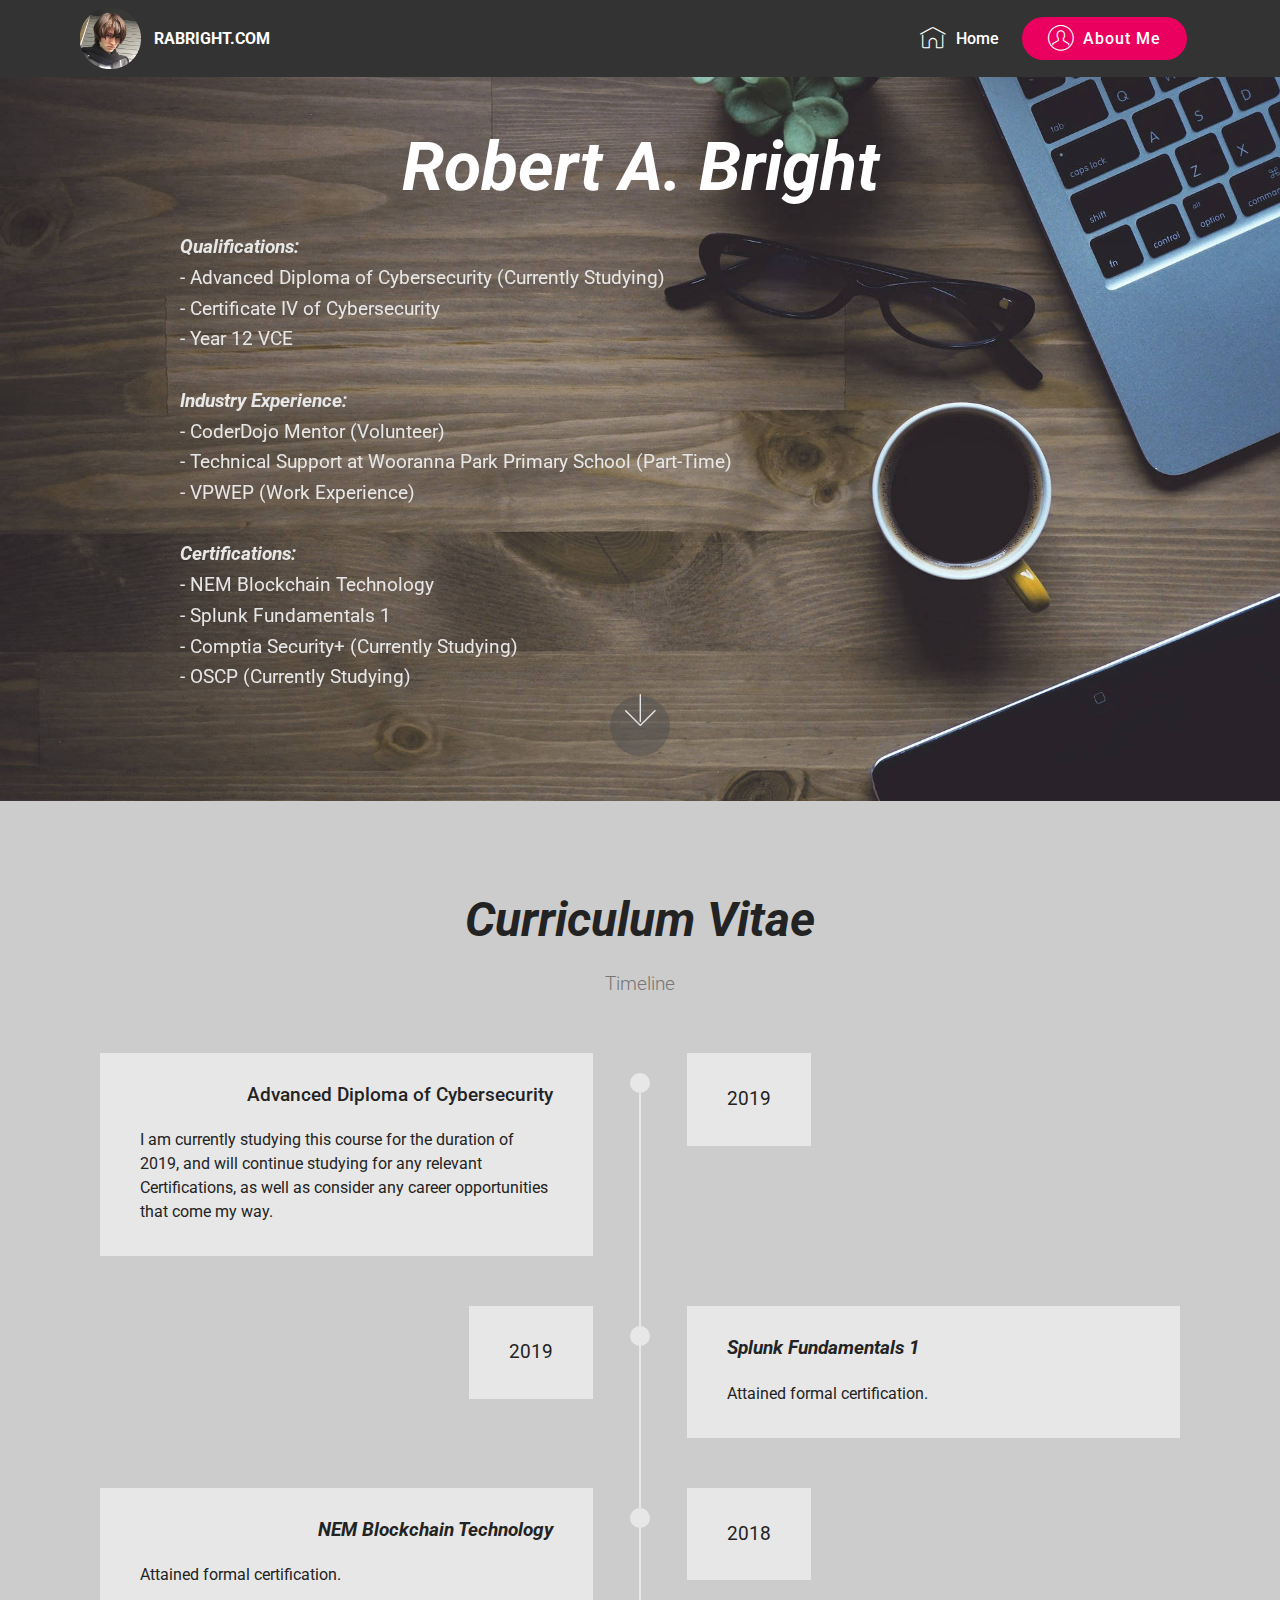
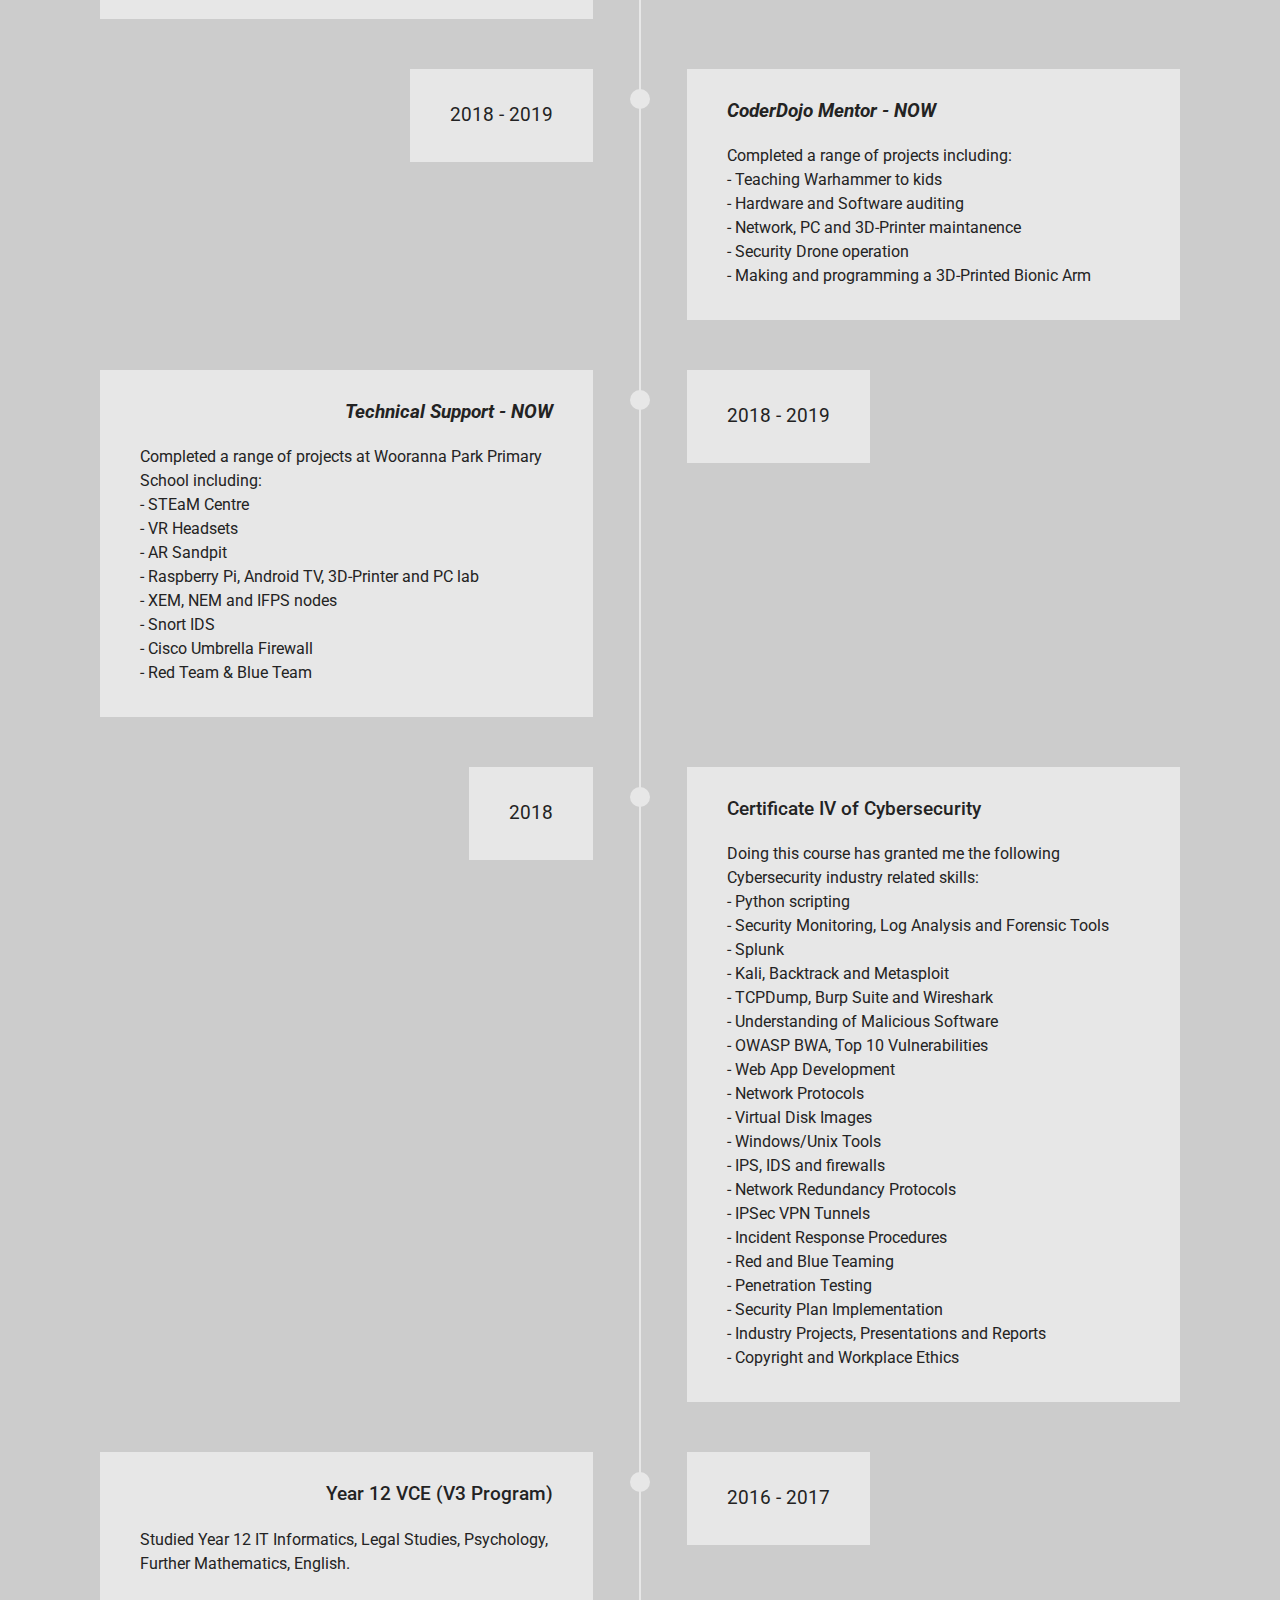
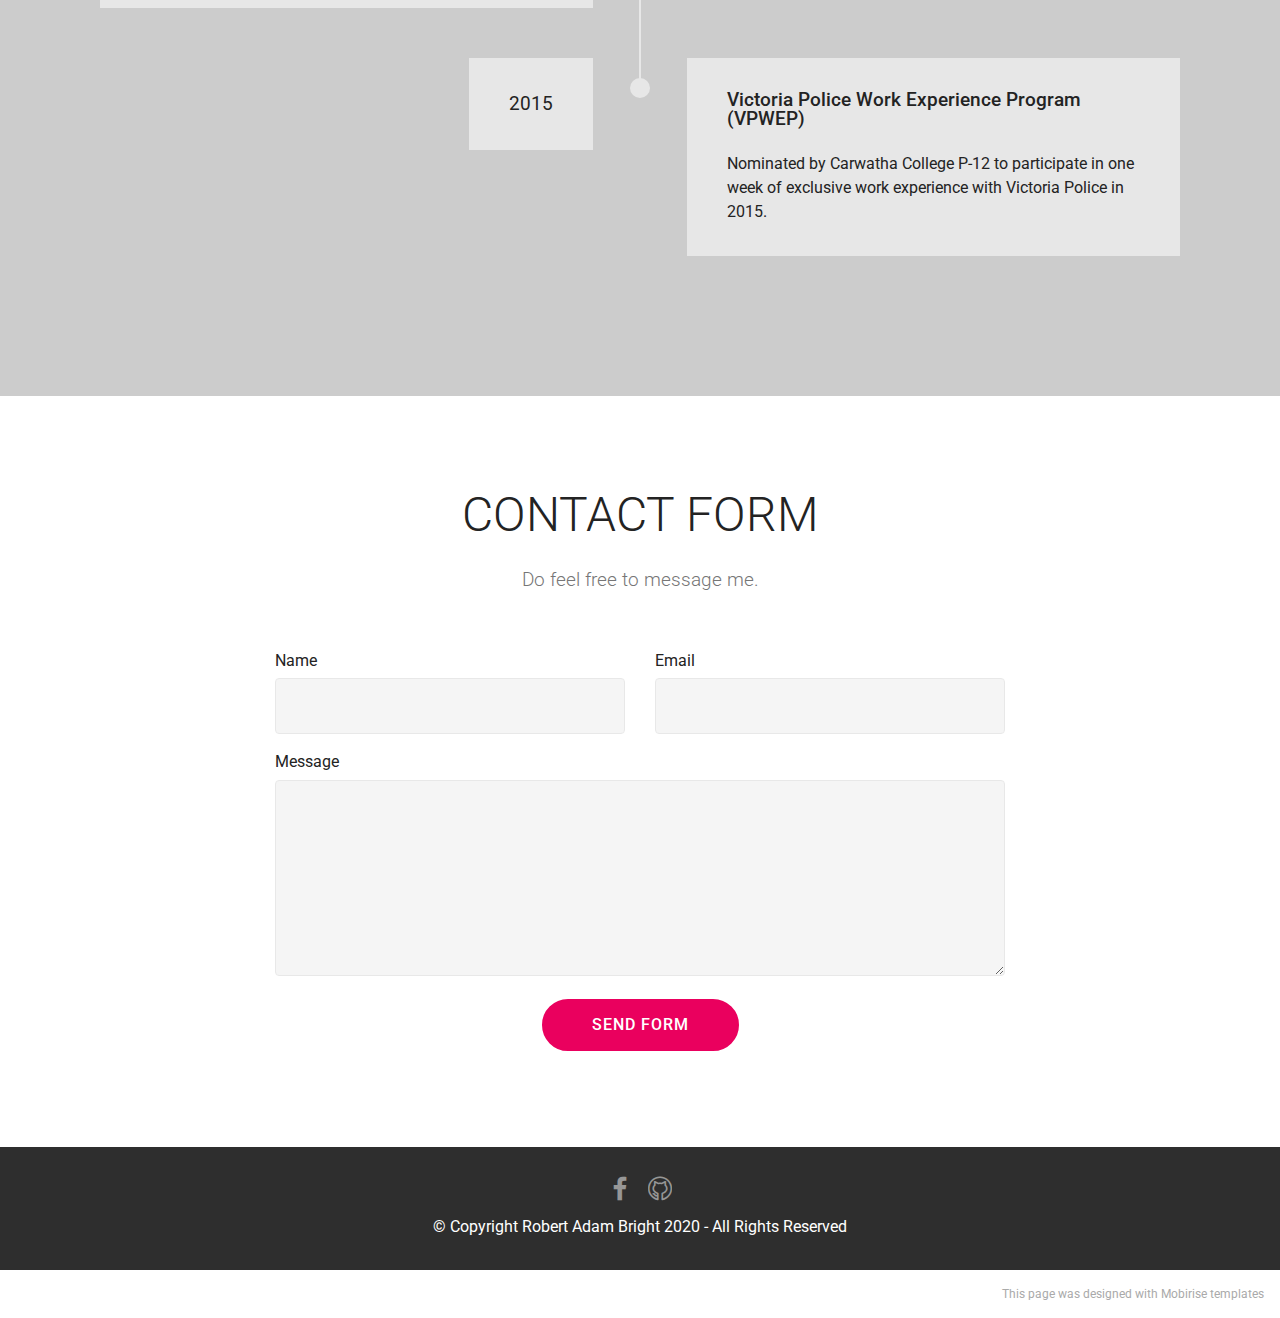
<file: index.html>
<!DOCTYPE html>
<html>
<head>
  <!-- Site made with Mobirise Website Builder v5.2.0, https://mobirise.com -->
  <meta charset="UTF-8">
  <meta http-equiv="X-UA-Compatible" content="IE=edge">
  <meta name="generator" content="Mobirise v5.2.0, mobirise.com">
  <meta name="viewport" content="width=device-width, initial-scale=1, minimum-scale=1">
  <link rel="shortcut icon" href="assets/images/img-53522.png" type="image/x-icon">
  <meta name="description" content="">
  
  
  <title>Home</title>
  <link rel="stylesheet" href="assets/web/assets/mobirise-icons/mobirise-icons.css">
  <link rel="stylesheet" href="assets/web/assets/mobirise-icons-bold/mobirise-icons-bold.css">
  <link rel="stylesheet" href="assets/bootstrap/css/bootstrap.min.css">
  <link rel="stylesheet" href="assets/bootstrap/css/bootstrap-grid.min.css">
  <link rel="stylesheet" href="assets/bootstrap/css/bootstrap-reboot.min.css">
  <link rel="stylesheet" href="assets/tether/tether.min.css">
  <link rel="stylesheet" href="assets/dropdown/css/style.css">
  <link rel="stylesheet" href="assets/socicon/css/styles.css">
  <link rel="stylesheet" href="assets/theme/css/style.css">
  <link rel="preload" as="style" href="assets/mobirise/css/mbr-additional.css"><link rel="stylesheet" href="assets/mobirise/css/mbr-additional.css" type="text/css">
  
  
  
  
</head>
<body>
  
  <section class="menu cid-reJX1GnCIi" once="menu" id="menu1-0">

    

    <nav class="navbar navbar-expand beta-menu navbar-dropdown align-items-center navbar-fixed-top navbar-toggleable-sm">
        <button class="navbar-toggler navbar-toggler-right" type="button" data-toggle="collapse" data-target="#navbarSupportedContent" aria-controls="navbarSupportedContent" aria-expanded="false" aria-label="Toggle navigation">
            <div class="hamburger">
                <span></span>
                <span></span>
                <span></span>
                <span></span>
            </div>
        </button>
        <div class="menu-logo">
            <div class="navbar-brand">
                <span class="navbar-logo">
                    <a href="index.html">
                         <img src="assets/images/img-53523.png" alt="Mobirise" title="" style="height: 3.8rem;">
                    </a>
                </span>
                <span class="navbar-caption-wrap"><a class="navbar-caption text-white display-4" href="index.html">RABRIGHT.COM</a></span>
            </div>
        </div>
        <div class="collapse navbar-collapse" id="navbarSupportedContent">
            <ul class="navbar-nav nav-dropdown" data-app-modern-menu="true"><li class="nav-item">
                    <a class="nav-link link text-white display-4" href="index.html">
                        <span class="mbri-home mbr-iconfont mbr-iconfont-btn"></span>Home</a>
                </li></ul>
            <div class="navbar-buttons mbr-section-btn"><a class="btn btn-sm btn-primary display-4" href="aboutme.html"><span class="mbri-user mbr-iconfont mbr-iconfont-btn"></span>
                    About Me</a></div>
        </div>
    </nav>
</section>

<section class="cid-reJX2Y0r0e mbr-parallax-background" id="header2-1">

    

    

    <div class="container align-center">
        <div class="row justify-content-md-center">
            <div class="mbr-white col-md-10">
                <h1 class="mbr-section-title mbr-bold pb-3 mbr-fonts-style display-1"><br><em>Robert A. Bright</em></h1>
                
                <p class="mbr-text pb-3 mbr-fonts-style display-5"><em><strong>Qualifications:<br></strong></em>- Advanced Diploma of Cybersecurity (Currently Studying)<br>- Certificate IV of Cybersecurity<br>- Year 12 VCE<br><br><strong><em>Industry Experience:</em><br></strong>- CoderDojo Mentor (Volunteer)<br>- Technical Support at Wooranna Park Primary School (Part-Time)<br>- VPWEP (Work Experience)<br><br><em><strong>Certifications:</strong></em><br>- NEM Blockchain Technology<br>- Splunk Fundamentals 1<br>- Comptia Security+ (Currently Studying)<br>- OSCP (Currently Studying)<br><br></p>
                
            </div>
        </div>
    </div>
    <div class="mbr-arrow hidden-sm-down" aria-hidden="true">
        <a href="#next">
            <i class="mbri-down mbr-iconfont"></i>
        </a>
    </div>
</section>

<section class="timeline1 cid-reJX4ozvJL" id="timeline1-2">

    

    

    <div class="container align-center">
        <h2 class="mbr-section-title pb-3 mbr-fonts-style display-2"><strong><em>Curriculum Vitae</em></strong><em><strong><br></strong></em></h2>
        <h3 class="mbr-section-subtitle pb-5 mbr-fonts-style display-5">Timeline</h3>

        <div class="container timelines-container" mbri-timelines="">
            <div class="row timeline-element reverse separline">      
                 <div class="timeline-date-panel col-xs-12 col-md-6  align-left">         
                    <div class="time-line-date-content">
                        <p class="mbr-timeline-date mbr-fonts-style display-5">2019</p>
                    </div>
                </div>
           <span class="iconBackground"></span>
            <div class="col-xs-12 col-md-6 align-right">
                <div class="timeline-text-content">
                    <h4 class="mbr-timeline-title pb-3 mbr-fonts-style display-5">Advanced Diploma of Cybersecurity</h4>
                    <p class="mbr-timeline-text mbr-fonts-style display-7">I am currently studying this course for the duration of 2019, and will continue studying for any relevant Certifications, as well as consider any career opportunities that come my way.</p>
                 </div>
            </div>
            </div>

            <div class="row timeline-element separline">
                <div class="timeline-date-panel col-xs-12 col-md-6 align-right">
                    <div class="time-line-date-content">
                        <p class="mbr-timeline-date mbr-fonts-style display-5">2019</p>
                    </div>
                </div>
                <span class="iconBackground"></span>
                <div class="col-xs-12 col-md-6 align-left ">
                    <div class="timeline-text-content">
                        <h4 class="mbr-timeline-title pb-3 mbr-fonts-style display-5"><strong><em>Splunk Fundamentals 1</em></strong></h4>
                        <p class="mbr-timeline-text mbr-fonts-style display-7">Attained formal certification.</p>
                    </div>
                </div>
            </div> 


            <div class="row timeline-element reverse separline">
                <div class="timeline-date-panel col-xs-12 col-md-6  align-left">
                    <div class="time-line-date-content">
                        <p class="mbr-timeline-date mbr-fonts-style display-5">2018</p>
                    </div>
                </div>
                <span class="iconBackground"></span>
                <div class="col-xs-12 col-md-6 align-right">
                    <div class="timeline-text-content">
                        <h4 class="mbr-timeline-title pb-3 mbr-fonts-style display-5"><strong><em>NEM Blockchain Technology</em></strong></h4>      
                        <p class="mbr-timeline-text mbr-fonts-style display-7">Attained formal certification.<br></p>
                    </div>
                </div>
            </div>

            <div class="row timeline-element separline">
                <div class="timeline-date-panel col-xs-12 col-md-6 align-right">
                    <div class="time-line-date-content">
                        <p class="mbr-timeline-date mbr-fonts-style display-5">2018 - 2019</p>
                    </div>
                </div>
                <span class="iconBackground"></span>
                <div class="col-xs-12 col-md-6 align-left ">
                    <div class="timeline-text-content">
                        <h4 class="mbr-timeline-title pb-3 mbr-fonts-style display-5"><strong><em>CoderDojo Mentor - NOW</em></strong></h4>
                        <p class="mbr-timeline-text mbr-fonts-style display-7">Completed a range of projects including:
<br>- Teaching Warhammer to kids
<br>- Hardware and Software auditing
<br>- Network, PC and 3D-Printer maintanence
<br>- Security Drone operation
<br>- Making and programming a 3D-Printed Bionic Arm</p>
                    </div>
                </div>
            </div>


            <div class="row timeline-element reverse separline">
                <div class="timeline-date-panel col-xs-12 col-md-6  align-left">
                    <div class="time-line-date-content">
                        <p class="mbr-timeline-date mbr-fonts-style display-5">2018 - 2019</p>
                    </div>
                </div>
                <span class="iconBackground"></span>
                <div class="col-xs-12 col-md-6 align-right">
                    <div class="timeline-text-content">
                        <h4 class="mbr-timeline-title pb-3 mbr-fonts-style display-5"><strong><em>Technical Support - NOW</em></strong></h4>
                        <p class="mbr-timeline-text mbr-fonts-style display-7">Completed a range of projects at Wooranna Park Primary School including:
<br>- STEaM Centre
<br>- VR Headsets
<br>- AR Sandpit
<br>- Raspberry Pi, Android TV, 3D-Printer and PC lab
<br>- XEM, NEM and IFPS nodes
<br>- Snort IDS
<br>- Cisco Umbrella Firewall
<br>- Red Team &amp; Blue Team<br></p>
                    </div>
                </div>
            </div>


            <div class="row timeline-element separline">
                <div class="timeline-date-panel col-xs-12 col-md-6 align-right">
                    <div class="time-line-date-content">
                       <p class="mbr-timeline-date mbr-fonts-style display-5">2018</p>
                    </div>
                </div>
                <span class="iconBackground"></span>
                <div class="col-xs-12 col-md-6 align-left ">
                    <div class="timeline-text-content">
                        <h4 class="mbr-timeline-title pb-3 mbr-fonts-style display-5">Certificate IV of Cybersecurity</h4>
                        <p class="mbr-timeline-text mbr-fonts-style display-7">Doing this course has granted me the following Cybersecurity industry related skills:
<br>- Python scripting<br>- Security Monitoring, Log Analysis and Forensic Tools
<br>- Splunk
<br>- Kali, Backtrack and Metasploit<br>- TCPDump, Burp Suite and Wireshark<br>- Understanding of Malicious Software<br>- OWASP BWA, Top 10 Vulnerabilities
<br>- Web App Development
<br>- Network Protocols
<br>- Virtual Disk Images<br>- Windows/Unix Tools
<br>- IPS, IDS and firewalls<br>- Network Redundancy Protocols
<br>- IPSec VPN Tunnels
<br>- Incident Response Procedures
<br>- Red and Blue Teaming
<br>- Penetration Testing
<br>- Security Plan Implementation<br>- Industry Projects, Presentations and Reports
<br>- Copyright and Workplace Ethics</p>
                    </div>
                </div>
            </div>

            <div class="row timeline-element reverse separline">
                <div class="timeline-date-panel col-xs-12 col-md-6  align-left">
                    <div class="time-line-date-content">
                        <p class="mbr-timeline-date mbr-fonts-style display-5">2016 - 2017</p>
                    </div>
                </div>
                <span class="iconBackground"></span>
                <div class="col-xs-12 col-md-6 align-right">
                    <div class="timeline-text-content">
                        <h4 class="mbr-timeline-title pb-3 mbr-fonts-style display-5">Year 12 VCE (V3 Program)</h4>
                        <p class="mbr-timeline-text mbr-fonts-style display-7">Studied Year 12 IT Informatics, Legal Studies, Psychology, Further Mathematics, English.</p>
                    </div>
                </div>
            </div>

            <div class="row timeline-element">
                <div class="timeline-date-panel col-xs-12 col-md-6 align-right">
                    <div class="time-line-date-content">
                        <p class="mbr-timeline-date mbr-fonts-style display-5">2015</p>
                    </div>
                </div>
                <span class="iconBackground"></span>
                <div class="col-xs-12 col-md-6 align-left ">
                    <div class="timeline-text-content">
                        <h4 class="mbr-timeline-title pb-3 mbr-fonts-style display-5">Victoria Police Work Experience Program (VPWEP)</h4>
                        <p class="mbr-timeline-text mbr-fonts-style display-7">Nominated by Carwatha College P-12 to participate in one week of exclusive work experience with Victoria Police in 2015.&nbsp;</p>
                    </div>
                </div>
            </div>

            

            

            

            
        </div>
    </div>
</section>

<section class="mbr-section form1 cid-reJX5jMsqR" id="form1-3">

    

    
    <div class="container">
        <div class="row justify-content-center">
            <div class="title col-12 col-lg-8">
                <h2 class="mbr-section-title align-center pb-3 mbr-fonts-style display-2">
                    CONTACT FORM
                </h2>
                <h3 class="mbr-section-subtitle align-center mbr-light pb-3 mbr-fonts-style display-5">Do feel free to message me.</h3>
            </div>
        </div>
    </div>
    <div class="container">
        <div class="row justify-content-center">
            <div class="media-container-column col-lg-8" data-form-type="formoid">
                    <div data-form-alert="" hidden="">Thanks for filling out the form!</div>
            
                    <form class="mbr-form" action="https://mobirise.eu/" method="post" data-form-title="Mobirise Form"><input type="hidden" name="email" data-form-email="true" value="l14DNEflHcWEEjAS8XbelwniDaqYLjVpA9BWoqVc/8oLTUJdEHH2kMdpgD2VfgeX/UdO7Rb/mNyjRyQE6cd+yXpFJwR4+QPAiJXe8ucJKo7IlnrFkDG3YN6IclHUgv0G">
                        <div class="row row-sm-offset">
                            <div class="col-md-4 multi-horizontal" data-for="name">
                                <div class="form-group">
                                    <label class="form-control-label mbr-fonts-style display-7" for="name-form1-3">Name</label>
                                    <input type="text" class="form-control" name="name" data-form-field="Name" required="" id="name-form1-3">
                                </div>
                            </div>
                            <div class="col-md-4 multi-horizontal" data-for="email">
                                <div class="form-group">
                                    <label class="form-control-label mbr-fonts-style display-7" for="email-form1-3">Email</label>
                                    <input type="email" class="form-control" name="email" data-form-field="Email" required="" id="email-form1-3">
                                </div>
                            </div>
                            
                        </div>
                        <div class="form-group" data-for="message">
                            <label class="form-control-label mbr-fonts-style display-7" for="message-form1-3">Message</label>
                            <textarea type="text" class="form-control" name="message" rows="7" data-form-field="Message" id="message-form1-3"></textarea>
                        </div>
            
                        <span class="input-group-btn">
                            <button href="" type="submit" class="btn btn-primary btn-form display-4">SEND FORM</button>
                        </span>
                    </form>
            </div>
        </div>
    </div>
</section>

<section once="" class="cid-reJX698PGz" id="footer7-4">

    

    

    <div class="container">
        <div class="media-container-row align-center mbr-white">
            
            <div class="row social-row">
                <div class="social-list align-right pb-2">
                    
                    
                    
                    
                    
                    
                <div class="soc-item">
                        
                            <a href="https://www.facebook.com/robert.adam.bright" target="_blank"><span class="mbr-iconfont mbr-iconfont-social socicon-facebook socicon"></span></a>
                        
                    </div><div class="soc-item">
                        
                            <a href="https://github.com/OvercastPage2"><span class="mbr-iconfont mbr-iconfont-social mbrib-github"></span></a>
                        
                    </div></div>
            </div>
            <div class="row row-copirayt">
                <p class="mbr-text mb-0 mbr-fonts-style mbr-white align-center display-7">
                    © Copyright Robert Adam Bright 2020 - All Rights Reserved
                </p>
            </div>
        </div>
    </div>
  
    <div id="fb-root"></div>
<script async="" defer="" crossorigin="anonymous" src="https://connect.facebook.net/en_GB/sdk.js#xfbml=1&amp;version=v6.0&amp;appId=235304967809869&amp;autoLogAppEvents=1"></script>
  <section class="menu cid-reJX1GnCIi" once="menu" id="menu1-5">
</section></section><section style="background-color: #fff; font-family: -apple-system, BlinkMacSystemFont, 'Segoe UI', 'Roboto', 'Helvetica Neue', Arial, sans-serif; color:#aaa; font-size:12px; padding: 0; align-items: center; display: flex;"><a href="https://mobirise.site/g" style="flex: 1 1; height: 3rem; padding-left: 1rem;"></a><p style="flex: 0 0 auto; margin:0; padding-right:1rem;"><a href="https://mobirise.site/r" style="color:#aaa;">This page</a> was designed with Mobirise templates</p></section><script src="assets/web/assets/jquery/jquery.min.js"></script>  <script src="assets/popper/popper.min.js"></script>  <script src="assets/bootstrap/js/bootstrap.min.js"></script>  <script src="assets/tether/tether.min.js"></script>  <script src="assets/smoothscroll/smooth-scroll.js"></script>  <script src="assets/dropdown/js/nav-dropdown.js"></script>  <script src="assets/dropdown/js/navbar-dropdown.js"></script>  <script src="assets/touchswipe/jquery.touch-swipe.min.js"></script>  <script src="assets/parallax/jarallax.min.js"></script>  <script src="assets/theme/js/script.js"></script>  <script src="assets/formoid/formoid.min.js"></script>  
  
  
</body>
</html>
</file>
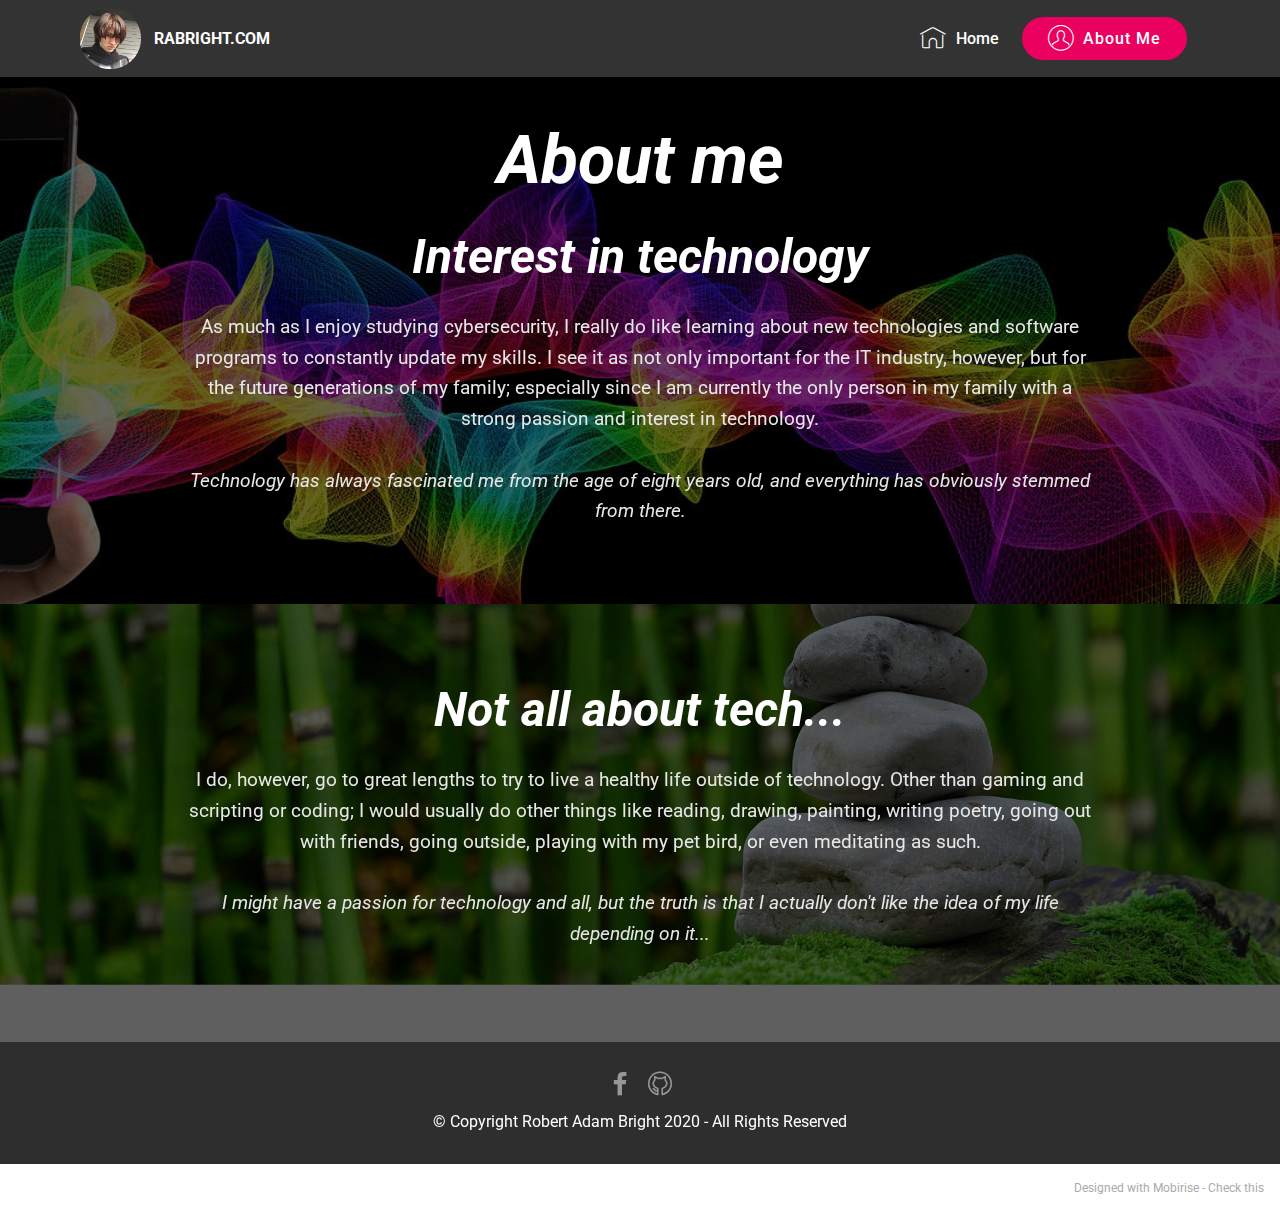
<file: aboutme.html>
<!DOCTYPE html>
<html>
<head>
  <!-- Site made with Mobirise Website Builder v5.2.0, https://mobirise.com -->
  <meta charset="UTF-8">
  <meta http-equiv="X-UA-Compatible" content="IE=edge">
  <meta name="generator" content="Mobirise v5.2.0, mobirise.com">
  <meta name="viewport" content="width=device-width, initial-scale=1, minimum-scale=1">
  <link rel="shortcut icon" href="assets/images/img-53522.png" type="image/x-icon">
  <meta name="description" content="Web Generator Description">
  
  
  <title>About Me</title>
  <link rel="stylesheet" href="assets/web/assets/mobirise-icons/mobirise-icons.css">
  <link rel="stylesheet" href="assets/web/assets/mobirise-icons-bold/mobirise-icons-bold.css">
  <link rel="stylesheet" href="assets/bootstrap/css/bootstrap.min.css">
  <link rel="stylesheet" href="assets/bootstrap/css/bootstrap-grid.min.css">
  <link rel="stylesheet" href="assets/bootstrap/css/bootstrap-reboot.min.css">
  <link rel="stylesheet" href="assets/tether/tether.min.css">
  <link rel="stylesheet" href="assets/dropdown/css/style.css">
  <link rel="stylesheet" href="assets/socicon/css/styles.css">
  <link rel="stylesheet" href="assets/theme/css/style.css">
  <link rel="preload" as="style" href="assets/mobirise/css/mbr-additional.css"><link rel="stylesheet" href="assets/mobirise/css/mbr-additional.css" type="text/css">
  
  
  
  
</head>
<body>
  
  <section class="menu cid-re1TnHSdS5" once="menu" id="menu1-z">

    

    <nav class="navbar navbar-expand beta-menu navbar-dropdown align-items-center navbar-fixed-top navbar-toggleable-sm">
        <button class="navbar-toggler navbar-toggler-right" type="button" data-toggle="collapse" data-target="#navbarSupportedContent" aria-controls="navbarSupportedContent" aria-expanded="false" aria-label="Toggle navigation">
            <div class="hamburger">
                <span></span>
                <span></span>
                <span></span>
                <span></span>
            </div>
        </button>
        <div class="menu-logo">
            <div class="navbar-brand">
                <span class="navbar-logo">
                    <a href="index.html">
                         <img src="assets/images/img-53523.png" alt="Mobirise" title="" style="height: 3.8rem;">
                    </a>
                </span>
                <span class="navbar-caption-wrap"><a class="navbar-caption text-white display-4" href="index.html">RABRIGHT.COM</a></span>
            </div>
        </div>
        <div class="collapse navbar-collapse" id="navbarSupportedContent">
            <ul class="navbar-nav nav-dropdown" data-app-modern-menu="true"><li class="nav-item">
                    <a class="nav-link link text-white display-4" href="index.html">
                        <span class="mbri-home mbr-iconfont mbr-iconfont-btn"></span>Home</a>
                </li></ul>
            <div class="navbar-buttons mbr-section-btn"><a class="btn btn-sm btn-primary display-4" href="aboutme.html"><span class="mbri-user mbr-iconfont mbr-iconfont-btn"></span>
                    About Me</a></div>
        </div>
    </nav>
</section>

<section class="header1 cid-reK1ei4ll8 mbr-parallax-background" id="header1-h">

    

    <div class="mbr-overlay" style="opacity: 0.6; background-color: rgb(0, 0, 0);">
    </div>

    <div class="container">
        <div class="row justify-content-md-center">
            <div class="mbr-white col-md-10">
                <h1 class="mbr-section-title align-center mbr-bold pb-3 mbr-fonts-style display-1"><em>About me</em></h1>
                <h3 class="mbr-section-subtitle align-center mbr-light pb-3 mbr-fonts-style display-2"><em><strong>Interest in technology</strong></em></h3>
                <p class="mbr-text align-center pb-3 mbr-fonts-style display-5">As much as I enjoy studying cybersecurity, I really do like learning about new technologies and software programs to constantly update my skills. I see it as not only important for the IT industry, however, but for the future generations of my family; especially since I am currently the only person in my family with a strong passion and interest in technology.<br><br><em>Technology has always fascinated me from the age of eight years old,&nbsp;</em><em>and everything has obviously stemmed from there.</em></p>
                
            </div>
        </div>
    </div>

</section>

<section class="header1 cid-rgYsa5F2JT mbr-parallax-background" id="header1-r">

    

    <div class="mbr-overlay" style="opacity: 0.6; background-color: rgb(0, 0, 0);">
    </div>

    <div class="container">
        <div class="row justify-content-md-center">
            <div class="mbr-white col-md-10">
                
                <h3 class="mbr-section-subtitle align-center mbr-light pb-3 mbr-fonts-style display-2"><em><strong>Not all about tech...</strong></em></h3>
                <p class="mbr-text align-center pb-3 mbr-fonts-style display-5">I do, however, go to great lengths to try to live a healthy life outside of technology. Other than gaming and scripting or coding; I would usually do other things like reading, drawing, painting, writing poetry, going out with friends, going outside, playing with my pet bird, or even meditating as such.<br><br><em>I might have a passion for technology and all, but the truth is that&nbsp;</em><em>I actually don't like the idea of my life depending on it...</em></p>
                
            </div>
        </div>
    </div>

</section>

<section once="" class="cid-reK1gLL0II" id="footer7-j">

    

    

    <div class="container">
        <div class="media-container-row align-center mbr-white">
            
            <div class="row social-row">
                <div class="social-list align-right pb-2">
                    
                    
                    
                    
                    
                    
                <div class="soc-item">
                        
                            <a href="https://www.facebook.com/robert.adam.bright" target="_blank"><span class="mbr-iconfont mbr-iconfont-social socicon-facebook socicon"></span></a>
                        
                    </div><div class="soc-item">
                        
                            <a href="https://github.com/OvercastPage2"><span class="mbr-iconfont mbr-iconfont-social mbrib-github"></span></a>
                        
                    </div></div>
            </div>
            <div class="row row-copirayt">
                <p class="mbr-text mb-0 mbr-fonts-style mbr-white align-center display-7">
                    © Copyright Robert Adam Bright 2020 - All Rights Reserved
                </p>
            </div>
        </div>
    </div>
  
    <div id="fb-root"></div>
<script async="" defer="" crossorigin="anonymous" src="https://connect.facebook.net/en_GB/sdk.js#xfbml=1&amp;version=v6.0&amp;appId=235304967809869&amp;autoLogAppEvents=1"></script>
  <section class="menu cid-reJX1GnCIi" once="menu" id="menu1-5">
</section></section><section style="background-color: #fff; font-family: -apple-system, BlinkMacSystemFont, 'Segoe UI', 'Roboto', 'Helvetica Neue', Arial, sans-serif; color:#aaa; font-size:12px; padding: 0; align-items: center; display: flex;"><a href="https://mobirise.site/r" style="flex: 1 1; height: 3rem; padding-left: 1rem;"></a><p style="flex: 0 0 auto; margin:0; padding-right:1rem;">Designed with Mobirise - <a href="https://mobirise.site/m" style="color:#aaa;">Check this</a></p></section><script src="assets/web/assets/jquery/jquery.min.js"></script>  <script src="assets/popper/popper.min.js"></script>  <script src="assets/bootstrap/js/bootstrap.min.js"></script>  <script src="assets/tether/tether.min.js"></script>  <script src="assets/smoothscroll/smooth-scroll.js"></script>  <script src="assets/dropdown/js/nav-dropdown.js"></script>  <script src="assets/dropdown/js/navbar-dropdown.js"></script>  <script src="assets/touchswipe/jquery.touch-swipe.min.js"></script>  <script src="assets/parallax/jarallax.min.js"></script>  <script src="assets/theme/js/script.js"></script>  
  
  
</body>
</html>
</file>
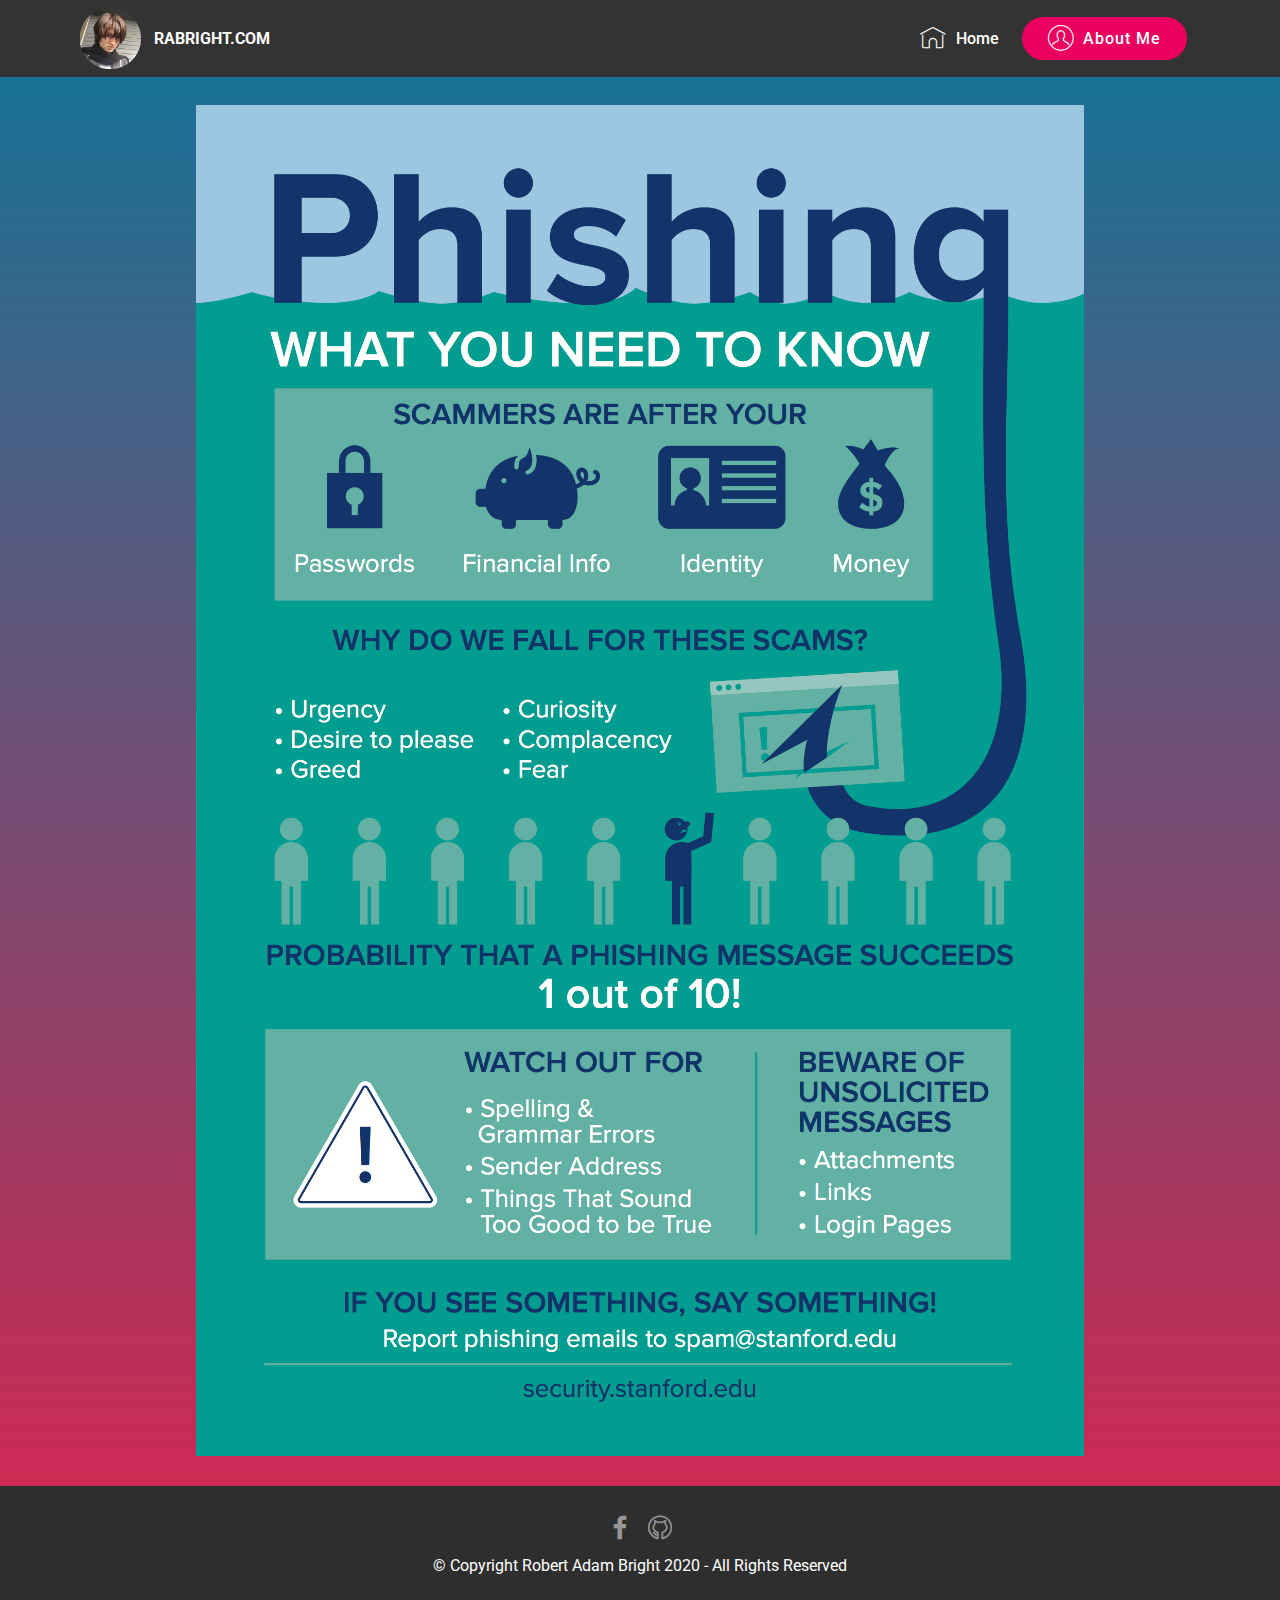
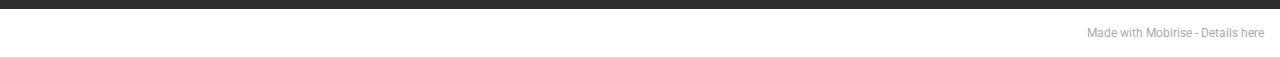
<file: landingpage.html>
<!DOCTYPE html>
<html>
<head>
  <!-- Site made with Mobirise Website Builder v5.2.0, https://mobirise.com -->
  <meta charset="UTF-8">
  <meta http-equiv="X-UA-Compatible" content="IE=edge">
  <meta name="generator" content="Mobirise v5.2.0, mobirise.com">
  <meta name="viewport" content="width=device-width, initial-scale=1, minimum-scale=1">
  <link rel="shortcut icon" href="assets/images/img-53522.png" type="image/x-icon">
  <meta name="description" content="Web Site Builder Description">
  
  
  <title>Security Awareness</title>
  <link rel="stylesheet" href="assets/web/assets/mobirise-icons/mobirise-icons.css">
  <link rel="stylesheet" href="assets/web/assets/mobirise-icons-bold/mobirise-icons-bold.css">
  <link rel="stylesheet" href="assets/bootstrap/css/bootstrap.min.css">
  <link rel="stylesheet" href="assets/bootstrap/css/bootstrap-grid.min.css">
  <link rel="stylesheet" href="assets/bootstrap/css/bootstrap-reboot.min.css">
  <link rel="stylesheet" href="assets/tether/tether.min.css">
  <link rel="stylesheet" href="assets/dropdown/css/style.css">
  <link rel="stylesheet" href="assets/socicon/css/styles.css">
  <link rel="stylesheet" href="assets/theme/css/style.css">
  <link rel="preload" as="style" href="assets/mobirise/css/mbr-additional.css"><link rel="stylesheet" href="assets/mobirise/css/mbr-additional.css" type="text/css">
  
  
  
  
</head>
<body>
  
  <section class="menu cid-reJX1GnCIi" once="menu" id="menu1-21">

    

    <nav class="navbar navbar-expand beta-menu navbar-dropdown align-items-center navbar-fixed-top navbar-toggleable-sm">
        <button class="navbar-toggler navbar-toggler-right" type="button" data-toggle="collapse" data-target="#navbarSupportedContent" aria-controls="navbarSupportedContent" aria-expanded="false" aria-label="Toggle navigation">
            <div class="hamburger">
                <span></span>
                <span></span>
                <span></span>
                <span></span>
            </div>
        </button>
        <div class="menu-logo">
            <div class="navbar-brand">
                <span class="navbar-logo">
                    <a href="index.html">
                         <img src="assets/images/img-53523.png" alt="Mobirise" title="" style="height: 3.8rem;">
                    </a>
                </span>
                <span class="navbar-caption-wrap"><a class="navbar-caption text-white display-4" href="index.html">RABRIGHT.COM</a></span>
            </div>
        </div>
        <div class="collapse navbar-collapse" id="navbarSupportedContent">
            <ul class="navbar-nav nav-dropdown" data-app-modern-menu="true"><li class="nav-item">
                    <a class="nav-link link text-white display-4" href="index.html">
                        <span class="mbri-home mbr-iconfont mbr-iconfont-btn"></span>Home</a>
                </li></ul>
            <div class="navbar-buttons mbr-section-btn"><a class="btn btn-sm btn-primary display-4" href="aboutme.html"><span class="mbri-user mbr-iconfont mbr-iconfont-btn"></span>
                    About Me</a></div>
        </div>
    </nav>
</section>

<section class="cid-sgY41YkkU6" id="image3-23">

    

    <figure class="mbr-figure container">
            <div class="image-block" style="width: 80%;">
                <img src="assets/images/phishing20infographic20rev2016-10-21-front-201.png" width="1400" alt="Mobirise">
                
            </div>
    </figure>
</section>

<section once="" class="cid-reJX698PGz" id="footer7-22">

    

    

    <div class="container">
        <div class="media-container-row align-center mbr-white">
            
            <div class="row social-row">
                <div class="social-list align-right pb-2">
                    
                    
                    
                    
                    
                    
                <div class="soc-item">
                        
                            <a href="https://www.facebook.com/robert.adam.bright" target="_blank"><span class="mbr-iconfont mbr-iconfont-social socicon-facebook socicon"></span></a>
                        
                    </div><div class="soc-item">
                        
                            <a href="https://github.com/OvercastPage2"><span class="mbr-iconfont mbr-iconfont-social mbrib-github"></span></a>
                        
                    </div></div>
            </div>
            <div class="row row-copirayt">
                <p class="mbr-text mb-0 mbr-fonts-style mbr-white align-center display-7">
                    © Copyright Robert Adam Bright 2020 - All Rights Reserved
                </p>
            </div>
        </div>
    </div>
  
    <div id="fb-root"></div>
<script async="" defer="" crossorigin="anonymous" src="https://connect.facebook.net/en_GB/sdk.js#xfbml=1&amp;version=v6.0&amp;appId=235304967809869&amp;autoLogAppEvents=1"></script>
  <section class="menu cid-reJX1GnCIi" once="menu" id="menu1-5">
</section></section><section style="background-color: #fff; font-family: -apple-system, BlinkMacSystemFont, 'Segoe UI', 'Roboto', 'Helvetica Neue', Arial, sans-serif; color:#aaa; font-size:12px; padding: 0; align-items: center; display: flex;"><a href="https://mobirise.site/u" style="flex: 1 1; height: 3rem; padding-left: 1rem;"></a><p style="flex: 0 0 auto; margin:0; padding-right:1rem;">Made with Mobirise - <a href="https://mobirise.site/l" style="color:#aaa;">Details here</a></p></section><script src="assets/web/assets/jquery/jquery.min.js"></script>  <script src="assets/popper/popper.min.js"></script>  <script src="assets/bootstrap/js/bootstrap.min.js"></script>  <script src="assets/tether/tether.min.js"></script>  <script src="assets/smoothscroll/smooth-scroll.js"></script>  <script src="assets/dropdown/js/nav-dropdown.js"></script>  <script src="assets/dropdown/js/navbar-dropdown.js"></script>  <script src="assets/touchswipe/jquery.touch-swipe.min.js"></script>  <script src="assets/theme/js/script.js"></script>  
  
  
</body>
</html>
</file>
<file: assets/web/assets/mobirise-icons/mobirise-icons.css>
@font-face {
  font-family: 'MobiriseIcons';
  src:  url('mobirise-icons.eot?spat4u');
  src:  url('mobirise-icons.eot?spat4u#iefix') format('embedded-opentype'),
    url('mobirise-icons.ttf?spat4u') format('truetype'),
    url('mobirise-icons.woff?spat4u') format('woff'),
    url('mobirise-icons.svg?spat4u#MobiriseIcons') format('svg');
  font-weight: normal;
  font-style: normal;
  font-display: swap;
}

[class^="mbri-"], [class*=" mbri-"] {
  /* use !important to prevent issues with browser extensions that change fonts */
  font-family: MobiriseIcons !important;
  speak: none;
  font-style: normal;
  font-weight: normal;
  font-variant: normal;
  text-transform: none;
  line-height: 1;

  /* Better Font Rendering =========== */
  -webkit-font-smoothing: antialiased;
  -moz-osx-font-smoothing: grayscale;
}

.mbri-add-submenu:before {
  content: "\e900";
}
.mbri-alert:before {
  content: "\e901";
}
.mbri-align-center:before {
  content: "\e902";
}
.mbri-align-justify:before {
  content: "\e903";
}
.mbri-align-left:before {
  content: "\e904";
}
.mbri-align-right:before {
  content: "\e905";
}
.mbri-android:before {
  content: "\e906";
}
.mbri-apple:before {
  content: "\e907";
}
.mbri-arrow-down:before {
  content: "\e908";
}
.mbri-arrow-next:before {
  content: "\e909";
}
.mbri-arrow-prev:before {
  content: "\e90a";
}
.mbri-arrow-up:before {
  content: "\e90b";
}
.mbri-bold:before {
  content: "\e90c";
}
.mbri-bookmark:before {
  content: "\e90d";
}
.mbri-bootstrap:before {
  content: "\e90e";
}
.mbri-briefcase:before {
  content: "\e90f";
}
.mbri-browse:before {
  content: "\e910";
}
.mbri-bulleted-list:before {
  content: "\e911";
}
.mbri-calendar:before {
  content: "\e912";
}
.mbri-camera:before {
  content: "\e913";
}
.mbri-cart-add:before {
  content: "\e914";
}
.mbri-cart-full:before {
  content: "\e915";
}
.mbri-cash:before {
  content: "\e916";
}
.mbri-change-style:before {
  content: "\e917";
}
.mbri-chat:before {
  content: "\e918";
}
.mbri-clock:before {
  content: "\e919";
}
.mbri-close:before {
  content: "\e91a";
}
.mbri-cloud:before {
  content: "\e91b";
}
.mbri-code:before {
  content: "\e91c";
}
.mbri-contact-form:before {
  content: "\e91d";
}
.mbri-credit-card:before {
  content: "\e91e";
}
.mbri-cursor-click:before {
  content: "\e91f";
}
.mbri-cust-feedback:before {
  content: "\e920";
}
.mbri-database:before {
  content: "\e921";
}
.mbri-delivery:before {
  content: "\e922";
}
.mbri-desktop:before {
  content: "\e923";
}
.mbri-devices:before {
  content: "\e924";
}
.mbri-down:before {
  content: "\e925";
}
.mbri-download:before {
  content: "\e989";
}
.mbri-drag-n-drop:before {
  content: "\e927";
}
.mbri-drag-n-drop2:before {
  content: "\e928";
}
.mbri-edit:before {
  content: "\e929";
}
.mbri-edit2:before {
  content: "\e92a";
}
.mbri-error:before {
  content: "\e92b";
}
.mbri-extension:before {
  content: "\e92c";
}
.mbri-features:before {
  content: "\e92d";
}
.mbri-file:before {
  content: "\e92e";
}
.mbri-flag:before {
  content: "\e92f";
}
.mbri-folder:before {
  content: "\e930";
}
.mbri-gift:before {
  content: "\e931";
}
.mbri-github:before {
  content: "\e932";
}
.mbri-globe:before {
  content: "\e933";
}
.mbri-globe-2:before {
  content: "\e934";
}
.mbri-growing-chart:before {
  content: "\e935";
}
.mbri-hearth:before {
  content: "\e936";
}
.mbri-help:before {
  content: "\e937";
}
.mbri-home:before {
  content: "\e938";
}
.mbri-hot-cup:before {
  content: "\e939";
}
.mbri-idea:before {
  content: "\e93a";
}
.mbri-image-gallery:before {
  content: "\e93b";
}
.mbri-image-slider:before {
  content: "\e93c";
}
.mbri-info:before {
  content: "\e93d";
}
.mbri-italic:before {
  content: "\e93e";
}
.mbri-key:before {
  content: "\e93f";
}
.mbri-laptop:before {
  content: "\e940";
}
.mbri-layers:before {
  content: "\e941";
}
.mbri-left-right:before {
  content: "\e942";
}
.mbri-left:before {
  content: "\e943";
}
.mbri-letter:before {
  content: "\e944";
}
.mbri-like:before {
  content: "\e945";
}
.mbri-link:before {
  content: "\e946";
}
.mbri-lock:before {
  content: "\e947";
}
.mbri-login:before {
  content: "\e948";
}
.mbri-logout:before {
  content: "\e949";
}
.mbri-magic-stick:before {
  content: "\e94a";
}
.mbri-map-pin:before {
  content: "\e94b";
}
.mbri-menu:before {
  content: "\e94c";
}
.mbri-mobile:before {
  content: "\e94d";
}
.mbri-mobile2:before {
  content: "\e94e";
}
.mbri-mobirise:before {
  content: "\e94f";
}
.mbri-more-horizontal:before {
  content: "\e950";
}
.mbri-more-vertical:before {
  content: "\e951";
}
.mbri-music:before {
  content: "\e952";
}
.mbri-new-file:before {
  content: "\e953";
}
.mbri-numbered-list:before {
  content: "\e954";
}
.mbri-opened-folder:before {
  content: "\e955";
}
.mbri-pages:before {
  content: "\e956";
}
.mbri-paper-plane:before {
  content: "\e957";
}
.mbri-paperclip:before {
  content: "\e958";
}
.mbri-photo:before {
  content: "\e959";
}
.mbri-photos:before {
  content: "\e95a";
}
.mbri-pin:before {
  content: "\e95b";
}
.mbri-play:before {
  content: "\e95c";
}
.mbri-plus:before {
  content: "\e95d";
}
.mbri-preview:before {
  content: "\e95e";
}
.mbri-print:before {
  content: "\e95f";
}
.mbri-protect:before {
  content: "\e960";
}
.mbri-question:before {
  content: "\e961";
}
.mbri-quote-left:before {
  content: "\e962";
}
.mbri-quote-right:before {
  content: "\e963";
}
.mbri-refresh:before {
  content: "\e964";
}
.mbri-responsive:before {
  content: "\e965";
}
.mbri-right:before {
  content: "\e966";
}
.mbri-rocket:before {
  content: "\e967";
}
.mbri-sad-face:before {
  content: "\e968";
}
.mbri-sale:before {
  content: "\e969";
}
.mbri-save:before {
  content: "\e96a";
}
.mbri-search:before {
  content: "\e96b";
}
.mbri-setting:before {
  content: "\e96c";
}
.mbri-setting2:before {
  content: "\e96d";
}
.mbri-setting3:before {
  content: "\e96e";
}
.mbri-share:before {
  content: "\e96f";
}
.mbri-shopping-bag:before {
  content: "\e970";
}
.mbri-shopping-basket:before {
  content: "\e971";
}
.mbri-shopping-cart:before {
  content: "\e972";
}
.mbri-sites:before {
  content: "\e973";
}
.mbri-smile-face:before {
  content: "\e974";
}
.mbri-speed:before {
  content: "\e975";
}
.mbri-star:before {
  content: "\e976";
}
.mbri-success:before {
  content: "\e977";
}
.mbri-sun:before {
  content: "\e978";
}
.mbri-sun2:before {
  content: "\e979";
}
.mbri-tablet:before {
  content: "\e97a";
}
.mbri-tablet-vertical:before {
  content: "\e97b";
}
.mbri-target:before {
  content: "\e97c";
}
.mbri-timer:before {
  content: "\e97d";
}
.mbri-to-ftp:before {
  content: "\e97e";
}
.mbri-to-local-drive:before {
  content: "\e97f";
}
.mbri-touch-swipe:before {
  content: "\e980";
}
.mbri-touch:before {
  content: "\e981";
}
.mbri-trash:before {
  content: "\e982";
}
.mbri-underline:before {
  content: "\e983";
}
.mbri-unlink:before {
  content: "\e984";
}
.mbri-unlock:before {
  content: "\e985";
}
.mbri-up-down:before {
  content: "\e986";
}
.mbri-up:before {
  content: "\e987";
}
.mbri-update:before {
  content: "\e988";
}
.mbri-upload:before {
 content: "\e926"; 
}
.mbri-user:before {
  content: "\e98a";
}
.mbri-user2:before {
  content: "\e98b";
}
.mbri-users:before {
  content: "\e98c";
}
.mbri-video:before {
  content: "\e98d";
}
.mbri-video-play:before {
  content: "\e98e";
}
.mbri-watch:before {
  content: "\e98f";
}
.mbri-website-theme:before {
  content: "\e990";
}
.mbri-wifi:before {
  content: "\e991";
}
.mbri-windows:before {
  content: "\e992";
}
.mbri-zoom-out:before {
  content: "\e993";
}
.mbri-redo:before {
  content: "\e994";
}
.mbri-undo:before {
  content: "\e995";
}
</file>
<file: assets/web/assets/mobirise-icons-bold/mobirise-icons-bold.css>
@font-face {
  font-family: 'mobirise-icons-bold';
  font-display: swap;
  src:  url('mobirise-icons-bold.eot?m1l4yr');
  src:  url('mobirise-icons-bold.eot?m1l4yr#iefix') format('embedded-opentype'),
    url('mobirise-icons-bold.ttf?m1l4yr') format('truetype'),
    url('mobirise-icons-bold.woff?m1l4yr') format('woff'),
    url('mobirise-icons-bold.svg?m1l4yr#mobirise-icons-bold') format('svg');
  font-weight: normal;
  font-style: normal;
}

[class^="mbrib-"], [class*="mbrib-"] {
  /* use !important to prevent issues with browser extensions that change fonts */
  font-family: 'mobirise-icons-bold' !important;
  speak: none;
  font-style: normal;
  font-weight: normal;
  font-variant: normal;
  text-transform: none;
  line-height: 1;

  /* Better Font Rendering =========== */
  -webkit-font-smoothing: antialiased;
  -moz-osx-font-smoothing: grayscale;
}

.mbrib-add-submenu:before {
  content: "\e900";
}
.mbrib-alert:before {
  content: "\e901";
}
.mbrib-align-center:before {
  content: "\e902";
}
.mbrib-align-justify:before {
  content: "\e903";
}
.mbrib-align-left:before {
  content: "\e904";
}
.mbrib-align-right:before {
  content: "\e905";
}
.mbrib-android:before {
  content: "\e906";
}
.mbrib-apple:before {
  content: "\e907";
}
.mbrib-arrow-down:before {
  content: "\e908";
}
.mbrib-arrow-next:before {
  content: "\e909";
}
.mbrib-arrow-prev:before {
  content: "\e90a";
}
.mbrib-arrow-up:before {
  content: "\e90b";
}
.mbrib-bold:before {
  content: "\e90c";
}
.mbrib-bookmark:before {
  content: "\e90d";
}
.mbrib-bootstrap:before {
  content: "\e90e";
}
.mbrib-briefcase:before {
  content: "\e90f";
}
.mbrib-browse:before {
  content: "\e910";
}
.mbrib-bulleted-list:before {
  content: "\e911";
}
.mbrib-calendar:before {
  content: "\e912";
}
.mbrib-camera:before {
  content: "\e913";
}
.mbrib-cart-add:before {
  content: "\e914";
}
.mbrib-cart-full:before {
  content: "\e915";
}
.mbrib-cash:before {
  content: "\e916";
}
.mbrib-change-style:before {
  content: "\e917";
}
.mbrib-chat:before {
  content: "\e918";
}
.mbrib-clock:before {
  content: "\e919";
}
.mbrib-close:before {
  content: "\e91a";
}
.mbrib-cloud:before {
  content: "\e91b";
}
.mbrib-code:before {
  content: "\e91c";
}
.mbrib-contact-form:before {
  content: "\e91d";
}
.mbrib-credit-card:before {
  content: "\e91e";
}
.mbrib-cursor-click:before {
  content: "\e91f";
}
.mbrib-cust-feedback:before {
  content: "\e920";
}
.mbrib-database:before {
  content: "\e921";
}
.mbrib-delivery:before {
  content: "\e922";
}
.mbrib-desktop:before {
  content: "\e923";
}
.mbrib-devices:before {
  content: "\e924";
}
.mbrib-down:before {
  content: "\e925";
}
.mbrib-download:before {
  content: "\e926";
}
.mbrib-drag-n-drop:before {
  content: "\e927";
}
.mbrib-drag-n-drop2:before {
  content: "\e928";
}
.mbrib-edit:before {
  content: "\e929";
}
.mbrib-edit2:before {
  content: "\e92a";
}
.mbrib-error:before {
  content: "\e92b";
}
.mbrib-extension:before {
  content: "\e92c";
}
.mbrib-features:before {
  content: "\e92d";
}
.mbrib-file:before {
  content: "\e92e";
}
.mbrib-flag:before {
  content: "\e92f";
}
.mbrib-folder:before {
  content: "\e930";
}
.mbrib-gift:before {
  content: "\e931";
}
.mbrib-github:before {
  content: "\e932";
}
.mbrib-globe-2:before {
  content: "\e933";
}
.mbrib-globe:before {
  content: "\e934";
}
.mbrib-growing-chart:before {
  content: "\e935";
}
.mbrib-hearth:before {
  content: "\e936";
}
.mbrib-help:before {
  content: "\e937";
}
.mbrib-home:before {
  content: "\e938";
}
.mbrib-hot-cup:before {
  content: "\e939";
}
.mbrib-idea:before {
  content: "\e93a";
}
.mbrib-image-gallery:before {
  content: "\e93b";
}
.mbrib-image-slider:before {
  content: "\e93c";
}
.mbrib-info:before {
  content: "\e93d";
}
.mbrib-italic:before {
  content: "\e93e";
}
.mbrib-key:before {
  content: "\e93f";
}
.mbrib-laptop:before {
  content: "\e940";
}
.mbrib-layers:before {
  content: "\e941";
}
.mbrib-left-right:before {
  content: "\e942";
}
.mbrib-left:before {
  content: "\e943";
}
.mbrib-letter:before {
  content: "\e944";
}
.mbrib-like:before {
  content: "\e945";
}
.mbrib-link:before {
  content: "\e946";
}
.mbrib-lock:before {
  content: "\e947";
}
.mbrib-login:before {
  content: "\e948";
}
.mbrib-logout:before {
  content: "\e949";
}
.mbrib-magic-stick:before {
  content: "\e94a";
}
.mbrib-map-pin:before {
  content: "\e94b";
}
.mbrib-menu:before {
  content: "\e94c";
}
.mbrib-mobile:before {
  content: "\e94d";
}
.mbrib-mobile2:before {
  content: "\e94e";
}
.mbrib-mobirise:before {
  content: "\e94f";
}
.mbrib-more-horizontal:before {
  content: "\e950";
}
.mbrib-more-vertical:before {
  content: "\e951";
}
.mbrib-music:before {
  content: "\e952";
}
.mbrib-new-file:before {
  content: "\e953";
}
.mbrib-numbered-list:before {
  content: "\e954";
}
.mbrib-opened-folder:before {
  content: "\e955";
}
.mbrib-pages:before {
  content: "\e956";
}
.mbrib-paper-plane:before {
  content: "\e957";
}
.mbrib-paperclip:before {
  content: "\e958";
}
.mbrib-photo:before {
  content: "\e959";
}
.mbrib-photos:before {
  content: "\e95a";
}
.mbrib-pin:before {
  content: "\e95b";
}
.mbrib-play:before {
  content: "\e95c";
}
.mbrib-plus:before {
  content: "\e95d";
}
.mbrib-preview:before {
  content: "\e95e";
}
.mbrib-print:before {
  content: "\e95f";
}
.mbrib-protect:before {
  content: "\e960";
}
.mbrib-question:before {
  content: "\e961";
}
.mbrib-quote-left:before {
  content: "\e962";
}
.mbrib-quote-right:before {
  content: "\e963";
}
.mbrib-redo:before {
  content: "\e964";
}
.mbrib-refresh:before {
  content: "\e965";
}
.mbrib-responsive:before {
  content: "\e966";
}
.mbrib-right:before {
  content: "\e967";
}
.mbrib-rocket:before {
  content: "\e968";
}
.mbrib-sad-face:before {
  content: "\e969";
}
.mbrib-sale:before {
  content: "\e96a";
}
.mbrib-save:before {
  content: "\e96b";
}
.mbrib-search:before {
  content: "\e96c";
}
.mbrib-setting:before {
  content: "\e96d";
}
.mbrib-setting2:before {
  content: "\e96e";
}
.mbrib-setting3:before {
  content: "\e96f";
}
.mbrib-share:before {
  content: "\e970";
}
.mbrib-shopping-bag:before {
  content: "\e971";
}
.mbrib-shopping-basket:before {
  content: "\e972";
}
.mbrib-shopping-cart:before {
  content: "\e973";
}
.mbrib-sites:before {
  content: "\e974";
}
.mbrib-smile-face:before {
  content: "\e975";
}
.mbrib-speed:before {
  content: "\e976";
}
.mbrib-star:before {
  content: "\e977";
}
.mbrib-success:before {
  content: "\e978";
}
.mbrib-sun:before {
  content: "\e979";
}
.mbrib-sun2:before {
  content: "\e97a";
}
.mbrib-tablet-vertical:before {
  content: "\e97b";
}
.mbrib-tablet:before {
  content: "\e97c";
}
.mbrib-target:before {
  content: "\e97d";
}
.mbrib-timer:before {
  content: "\e97e";
}
.mbrib-to-ftp:before {
  content: "\e97f";
}
.mbrib-to-local-drive:before {
  content: "\e980";
}
.mbrib-touch-swipe:before {
  content: "\e981";
}
.mbrib-touch:before {
  content: "\e982";
}
.mbrib-trash:before {
  content: "\e983";
}
.mbrib-underline:before {
  content: "\e984";
}
.mbrib-undo:before {
  content: "\e985";
}
.mbrib-unlink:before {
  content: "\e986";
}
.mbrib-unlock:before {
  content: "\e987";
}
.mbrib-up-down:before {
  content: "\e988";
}
.mbrib-up:before {
  content: "\e989";
}
.mbrib-update:before {
  content: "\e98a";
}
.mbrib-upload:before {
  content: "\e98b";
}
.mbrib-user:before {
  content: "\e98c";
}
.mbrib-user2:before {
  content: "\e98d";
}
.mbrib-users:before {
  content: "\e98e";
}
.mbrib-video-play:before {
  content: "\e98f";
}
.mbrib-video:before {
  content: "\e990";
}
.mbrib-watch:before {
  content: "\e991";
}
.mbrib-website-theme:before {
  content: "\e992";
}
.mbrib-wifi:before {
  content: "\e993";
}
.mbrib-windows:before {
  content: "\e994";
}
.mbrib-zoom-out:before {
  content: "\e995";
}
</file>
<file: assets/dropdown/css/style.css>
.navbar-dropdown {
  left: 0;
  padding: 0;
  position: absolute;
  right: 0;
  top: 0;
  transition: all 0.45s ease;
  z-index: 1030;
  background: #282828; }
  .navbar-dropdown .navbar-logo {
    margin-right: 0.8rem;
    transition: margin 0.3s ease-in-out;
    vertical-align: middle; }
    .navbar-dropdown .navbar-logo img {
      height: 3.125rem;
      transition: all 0.3s ease-in-out; }
    .navbar-dropdown .navbar-logo.mbr-iconfont {
      font-size: 3.125rem;
      line-height: 3.125rem; }
  .navbar-dropdown .navbar-caption {
    font-weight: 700;
    white-space: normal;
    vertical-align: -4px;
    line-height: 3.125rem !important; }
    .navbar-dropdown .navbar-caption, .navbar-dropdown .navbar-caption:hover {
      color: inherit;
      text-decoration: none; }
  .navbar-dropdown .mbr-iconfont + .navbar-caption {
    vertical-align: -1px; }
  .navbar-dropdown.navbar-fixed-top {
    position: fixed; }
  .navbar-dropdown .navbar-brand span {
    vertical-align: -4px; }
  .navbar-dropdown.bg-color.transparent {
    background: none; }
  .navbar-dropdown.navbar-short .navbar-brand {
    padding: 0.625rem 0; }
    .navbar-dropdown.navbar-short .navbar-brand span {
      vertical-align: -1px; }
  .navbar-dropdown.navbar-short .navbar-caption {
    line-height: 2.375rem !important;
    vertical-align: -2px; }
  .navbar-dropdown.navbar-short .navbar-logo {
    margin-right: 0.5rem; }
    .navbar-dropdown.navbar-short .navbar-logo img {
      height: 2.375rem; }
    .navbar-dropdown.navbar-short .navbar-logo.mbr-iconfont {
      font-size: 2.375rem;
      line-height: 2.375rem; }
  .navbar-dropdown.navbar-short .mbr-table-cell {
    height: 3.625rem; }
  .navbar-dropdown .navbar-close {
    left: 0.6875rem;
    position: fixed;
    top: 0.75rem;
    z-index: 1000; }
  .navbar-dropdown .hamburger-icon {
    content: "";
    display: inline-block;
    vertical-align: middle;
    width: 16px;
    -webkit-box-shadow: 0 -6px 0 1px #282828,0 0 0 1px #282828,0 6px 0 1px #282828;
    -moz-box-shadow: 0 -6px 0 1px #282828,0 0 0 1px #282828,0 6px 0 1px #282828;
    box-shadow: 0 -6px 0 1px #282828,0 0 0 1px #282828,0 6px 0 1px #282828; }

.dropdown-menu .dropdown-toggle[data-toggle="dropdown-submenu"]::after {
  border-bottom: 0.35em solid transparent;
  border-left: 0.35em solid;
  border-right: 0;
  border-top: 0.35em solid transparent;
  margin-left: 0.3rem; }

.dropdown-menu .dropdown-item:focus {
  outline: 0; }

.nav-dropdown {
  font-size: 0.75rem;
  font-weight: 500;
  height: auto !important; }
  .nav-dropdown .nav-btn {
    padding-left: 1rem; }
  .nav-dropdown .link {
    margin: .667em 1.667em;
    font-weight: 500;
    padding: 0;
    transition: color .2s ease-in-out; }
    .nav-dropdown .link.dropdown-toggle {
      margin-right: 2.583em; }
      .nav-dropdown .link.dropdown-toggle::after {
        margin-left: .25rem;
        border-top: 0.35em solid;
        border-right: 0.35em solid transparent;
        border-left: 0.35em solid transparent;
        border-bottom: 0; }
      .nav-dropdown .link.dropdown-toggle[aria-expanded="true"] {
        margin: 0;
        padding: 0.667em 3.263em  0.667em 1.667em; }
  .nav-dropdown .link::after,
  .nav-dropdown .dropdown-item::after {
    color: inherit; }
  .nav-dropdown .btn {
    font-size: 0.75rem;
    font-weight: 700;
    letter-spacing: 0;
    margin-bottom: 0;
    padding-left: 1.25rem;
    padding-right: 1.25rem; }
  .nav-dropdown .dropdown-menu {
    border-radius: 0;
    border: 0;
    left: 0;
    margin: 0;
    padding-bottom: 1.25rem;
    padding-top: 1.25rem;
    position: relative; }
  .nav-dropdown .dropdown-submenu {
    margin-left: 0.125rem;
    top: 0; }
  .nav-dropdown .dropdown-item {
    font-weight: 500;
    line-height: 2;
    padding: 0.3846em 4.615em 0.3846em 1.5385em;
    position: relative;
    transition: color .2s ease-in-out, background-color .2s ease-in-out; }
    .nav-dropdown .dropdown-item::after {
      margin-top: -0.3077em;
      position: absolute;
      right: 1.1538em;
      top: 50%; }
    .nav-dropdown .dropdown-item:focus, .nav-dropdown .dropdown-item:hover {
      background: none; }

@media (max-width: 767px) {
  .nav-dropdown.navbar-toggleable-sm {
    bottom: 0;
    display: none;
    left: 0;
    overflow-x: hidden;
    position: fixed;
    top: 0;
    transform: translateX(-100%);
    -ms-transform: translateX(-100%);
    -webkit-transform: translateX(-100%);
    width: 18.75rem;
    z-index: 999; } }
.nav-dropdown.navbar-toggleable-xl {
  bottom: 0;
  display: none;
  left: 0;
  overflow-x: hidden;
  position: fixed;
  top: 0;
  transform: translateX(-100%);
  -ms-transform: translateX(-100%);
  -webkit-transform: translateX(-100%);
  width: 18.75rem;
  z-index: 999; }

.nav-dropdown-sm {
  display: block !important;
  overflow-x: hidden;
  overflow: auto;
  padding-top: 3.875rem; }
  .nav-dropdown-sm::after {
    content: "";
    display: block;
    height: 3rem;
    width: 100%; }
  .nav-dropdown-sm.collapse.in ~ .navbar-close {
    display: block !important; }
  .nav-dropdown-sm.collapsing, .nav-dropdown-sm.collapse.in {
    transform: translateX(0);
    -ms-transform: translateX(0);
    -webkit-transform: translateX(0);
    transition: all 0.25s ease-out;
    -webkit-transition: all 0.25s ease-out;
    background: #282828; }
  .nav-dropdown-sm.collapsing[aria-expanded="false"] {
    transform: translateX(-100%);
    -ms-transform: translateX(-100%);
    -webkit-transform: translateX(-100%); }
  .nav-dropdown-sm .nav-item {
    display: block;
    margin-left: 0 !important;
    padding-left: 0; }
  .nav-dropdown-sm .link,
  .nav-dropdown-sm .dropdown-item {
    border-top: 1px dotted rgba(255, 255, 255, 0.1);
    font-size: 0.8125rem;
    line-height: 1.6;
    margin: 0 !important;
    padding: 0.875rem 2.4rem 0.875rem 1.5625rem !important;
    position: relative;
    white-space: normal; }
    .nav-dropdown-sm .link:focus, .nav-dropdown-sm .link:hover,
    .nav-dropdown-sm .dropdown-item:focus,
    .nav-dropdown-sm .dropdown-item:hover {
      background: rgba(0, 0, 0, 0.2) !important;
      color: #c0a375; }
  .nav-dropdown-sm .nav-btn {
    position: relative;
    padding: 1.5625rem 1.5625rem 0 1.5625rem; }
    .nav-dropdown-sm .nav-btn::before {
      border-top: 1px dotted rgba(255, 255, 255, 0.1);
      content: "";
      left: 0;
      position: absolute;
      top: 0;
      width: 100%; }
    .nav-dropdown-sm .nav-btn + .nav-btn {
      padding-top: 0.625rem; }
      .nav-dropdown-sm .nav-btn + .nav-btn::before {
        display: none; }
  .nav-dropdown-sm .btn {
    padding: 0.625rem 0; }
  .nav-dropdown-sm .dropdown-toggle[data-toggle="dropdown-submenu"]::after {
    margin-left: .25rem;
    border-top: 0.35em solid;
    border-right: 0.35em solid transparent;
    border-left: 0.35em solid transparent;
    border-bottom: 0; }
  .nav-dropdown-sm .dropdown-toggle[data-toggle="dropdown-submenu"][aria-expanded="true"]::after {
    border-top: 0;
    border-right: 0.35em solid transparent;
    border-left: 0.35em solid transparent;
    border-bottom: 0.35em solid; }
  .nav-dropdown-sm .dropdown-menu {
    margin: 0;
    padding: 0;
    position: relative;
    top: 0;
    left: 0;
    width: 100%;
    border: 0;
    float: none;
    border-radius: 0;
    background: none; }
  .nav-dropdown-sm .dropdown-submenu {
    left: 100%;
    margin-left: 0.125rem;
    margin-top: -1.25rem;
    top: 0; }

.navbar-toggleable-sm .nav-dropdown .dropdown-menu {
  position: absolute; }

.navbar-toggleable-sm .nav-dropdown .dropdown-submenu {
  left: 100%;
  margin-left: 0.125rem;
  margin-top: -1.25rem;
  top: 0; }

.navbar-toggleable-sm.opened .nav-dropdown .dropdown-menu {
  position: relative; }

.navbar-toggleable-sm.opened .nav-dropdown .dropdown-submenu {
  left: 0;
  margin-left: 00rem;
  margin-top: 0rem;
  top: 0; }

.is-builder .nav-dropdown.collapsing {
  transition: none !important; }

/*# sourceMappingURL=style.css.map */
</file>
<file: assets/socicon/css/styles.css>
@charset "UTF-8";

@font-face {
  font-family: 'Socicon';
  src:  url('../fonts/socicon.eot');
  src:  url('../fonts/socicon.eot?#iefix') format('embedded-opentype'),
    url('../fonts/socicon.woff2') format('woff2'),
    url('../fonts/socicon.ttf') format('truetype'),
    url('../fonts/socicon.woff') format('woff'),
    url('../fonts/socicon.svg#socicon') format('svg');
  font-weight: normal;
  font-style: normal;
}

[data-icon]:before {
  font-family: "socicon" !important;
  content: attr(data-icon);
  font-style: normal !important;
  font-weight: normal !important;
  font-variant: normal !important;
  text-transform: none !important;
  speak: none;
  line-height: 1;
  -webkit-font-smoothing: antialiased;
  -moz-osx-font-smoothing: grayscale;
}

[class^="socicon-"], [class*=" socicon-"] {
  /* use !important to prevent issues with browser extensions that change fonts */
  font-family: 'Socicon' !important;
  speak: none;
  font-style: normal;
  font-weight: normal;
  font-variant: normal;
  text-transform: none;
  line-height: 1;

  /* Better Font Rendering =========== */
  -webkit-font-smoothing: antialiased;
  -moz-osx-font-smoothing: grayscale;
}

.socicon-eitaa:before {
  content: "\e97c";
}
.socicon-soroush:before {
  content: "\e97d";
}
.socicon-bale:before {
  content: "\e97e";
}
.socicon-zazzle:before {
  content: "\e97b";
}
.socicon-society6:before {
  content: "\e97a";
}
.socicon-redbubble:before {
  content: "\e979";
}
.socicon-avvo:before {
  content: "\e978";
}
.socicon-stitcher:before {
  content: "\e977";
}
.socicon-googlehangouts:before {
  content: "\e974";
}
.socicon-dlive:before {
  content: "\e975";
}
.socicon-vsco:before {
  content: "\e976";
}
.socicon-flipboard:before {
  content: "\e973";
}
.socicon-ubuntu:before {
  content: "\e958";
}
.socicon-artstation:before {
  content: "\e959";
}
.socicon-invision:before {
  content: "\e95a";
}
.socicon-torial:before {
  content: "\e95b";
}
.socicon-collectorz:before {
  content: "\e95c";
}
.socicon-seenthis:before {
  content: "\e95d";
}
.socicon-googleplaymusic:before {
  content: "\e95e";
}
.socicon-debian:before {
  content: "\e95f";
}
.socicon-filmfreeway:before {
  content: "\e960";
}
.socicon-gnome:before {
  content: "\e961";
}
.socicon-itchio:before {
  content: "\e962";
}
.socicon-jamendo:before {
  content: "\e963";
}
.socicon-mix:before {
  content: "\e964";
}
.socicon-sharepoint:before {
  content: "\e965";
}
.socicon-tinder:before {
  content: "\e966";
}
.socicon-windguru:before {
  content: "\e967";
}
.socicon-cdbaby:before {
  content: "\e968";
}
.socicon-elementaryos:before {
  content: "\e969";
}
.socicon-stage32:before {
  content: "\e96a";
}
.socicon-tiktok:before {
  content: "\e96b";
}
.socicon-gitter:before {
  content: "\e96c";
}
.socicon-letterboxd:before {
  content: "\e96d";
}
.socicon-threema:before {
  content: "\e96e";
}
.socicon-splice:before {
  content: "\e96f";
}
.socicon-metapop:before {
  content: "\e970";
}
.socicon-naver:before {
  content: "\e971";
}
.socicon-remote:before {
  content: "\e972";
}
.socicon-internet:before {
  content: "\e957";
}
.socicon-moddb:before {
  content: "\e94b";
}
.socicon-indiedb:before {
  content: "\e94c";
}
.socicon-traxsource:before {
  content: "\e94d";
}
.socicon-gamefor:before {
  content: "\e94e";
}
.socicon-pixiv:before {
  content: "\e94f";
}
.socicon-myanimelist:before {
  content: "\e950";
}
.socicon-blackberry:before {
  content: "\e951";
}
.socicon-wickr:before {
  content: "\e952";
}
.socicon-spip:before {
  content: "\e953";
}
.socicon-napster:before {
  content: "\e954";
}
.socicon-beatport:before {
  content: "\e955";
}
.socicon-hackerone:before {
  content: "\e956";
}
.socicon-hackernews:before {
  content: "\e946";
}
.socicon-smashwords:before {
  content: "\e947";
}
.socicon-kobo:before {
  content: "\e948";
}
.socicon-bookbub:before {
  content: "\e949";
}
.socicon-mailru:before {
  content: "\e94a";
}
.socicon-gitlab:before {
  content: "\e945";
}
.socicon-instructables:before {
  content: "\e944";
}
.socicon-portfolio:before {
  content: "\e943";
}
.socicon-codered:before {
  content: "\e940";
}
.socicon-origin:before {
  content: "\e941";
}
.socicon-nextdoor:before {
  content: "\e942";
}
.socicon-udemy:before {
  content: "\e93f";
}
.socicon-livemaster:before {
  content: "\e93e";
}
.socicon-crunchbase:before {
  content: "\e93b";
}
.socicon-homefy:before {
  content: "\e93c";
}
.socicon-calendly:before {
  content: "\e93d";
}
.socicon-realtor:before {
  content: "\e90f";
}
.socicon-tidal:before {
  content: "\e910";
}
.socicon-qobuz:before {
  content: "\e911";
}
.socicon-natgeo:before {
  content: "\e912";
}
.socicon-mastodon:before {
  content: "\e913";
}
.socicon-unsplash:before {
  content: "\e914";
}
.socicon-homeadvisor:before {
  content: "\e915";
}
.socicon-angieslist:before {
  content: "\e916";
}
.socicon-codepen:before {
  content: "\e917";
}
.socicon-slack:before {
  content: "\e918";
}
.socicon-openaigym:before {
  content: "\e919";
}
.socicon-logmein:before {
  content: "\e91a";
}
.socicon-fiverr:before {
  content: "\e91b";
}
.socicon-gotomeeting:before {
  content: "\e91c";
}
.socicon-aliexpress:before {
  content: "\e91d";
}
.socicon-guru:before {
  content: "\e91e";
}
.socicon-appstore:before {
  content: "\e91f";
}
.socicon-homes:before {
  content: "\e920";
}
.socicon-zoom:before {
  content: "\e921";
}
.socicon-alibaba:before {
  content: "\e922";
}
.socicon-craigslist:before {
  content: "\e923";
}
.socicon-wix:before {
  content: "\e924";
}
.socicon-redfin:before {
  content: "\e925";
}
.socicon-googlecalendar:before {
  content: "\e926";
}
.socicon-shopify:before {
  content: "\e927";
}
.socicon-freelancer:before {
  content: "\e928";
}
.socicon-seedrs:before {
  content: "\e929";
}
.socicon-bing:before {
  content: "\e92a";
}
.socicon-doodle:before {
  content: "\e92b";
}
.socicon-bonanza:before {
  content: "\e92c";
}
.socicon-squarespace:before {
  content: "\e92d";
}
.socicon-toptal:before {
  content: "\e92e";
}
.socicon-gust:before {
  content: "\e92f";
}
.socicon-ask:before {
  content: "\e930";
}
.socicon-trulia:before {
  content: "\e931";
}
.socicon-loomly:before {
  content: "\e932";
}
.socicon-ghost:before {
  content: "\e933";
}
.socicon-upwork:before {
  content: "\e934";
}
.socicon-fundable:before {
  content: "\e935";
}
.socicon-booking:before {
  content: "\e936";
}
.socicon-googlemaps:before {
  content: "\e937";
}
.socicon-zillow:before {
  content: "\e938";
}
.socicon-niconico:before {
  content: "\e939";
}
.socicon-toneden:before {
  content: "\e93a";
}
.socicon-augment:before {
  content: "\e908";
}
.socicon-bitbucket:before {
  content: "\e909";
}
.socicon-fyuse:before {
  content: "\e90a";
}
.socicon-yt-gaming:before {
  content: "\e90b";
}
.socicon-sketchfab:before {
  content: "\e90c";
}
.socicon-mobcrush:before {
  content: "\e90d";
}
.socicon-microsoft:before {
  content: "\e90e";
}
.socicon-pandora:before {
  content: "\e907";
}
.socicon-messenger:before {
  content: "\e906";
}
.socicon-gamewisp:before {
  content: "\e905";
}
.socicon-bloglovin:before {
  content: "\e904";
}
.socicon-tunein:before {
  content: "\e903";
}
.socicon-gamejolt:before {
  content: "\e901";
}
.socicon-trello:before {
  content: "\e902";
}
.socicon-spreadshirt:before {
  content: "\e900";
}
.socicon-500px:before {
  content: "\e000";
}
.socicon-8tracks:before {
  content: "\e001";
}
.socicon-airbnb:before {
  content: "\e002";
}
.socicon-alliance:before {
  content: "\e003";
}
.socicon-amazon:before {
  content: "\e004";
}
.socicon-amplement:before {
  content: "\e005";
}
.socicon-android:before {
  content: "\e006";
}
.socicon-angellist:before {
  content: "\e007";
}
.socicon-apple:before {
  content: "\e008";
}
.socicon-appnet:before {
  content: "\e009";
}
.socicon-baidu:before {
  content: "\e00a";
}
.socicon-bandcamp:before {
  content: "\e00b";
}
.socicon-battlenet:before {
  content: "\e00c";
}
.socicon-mixer:before {
  content: "\e00d";
}
.socicon-bebee:before {
  content: "\e00e";
}
.socicon-bebo:before {
  content: "\e00f";
}
.socicon-behance:before {
  content: "\e010";
}
.socicon-blizzard:before {
  content: "\e011";
}
.socicon-blogger:before {
  content: "\e012";
}
.socicon-buffer:before {
  content: "\e013";
}
.socicon-chrome:before {
  content: "\e014";
}
.socicon-coderwall:before {
  content: "\e015";
}
.socicon-curse:before {
  content: "\e016";
}
.socicon-dailymotion:before {
  content: "\e017";
}
.socicon-deezer:before {
  content: "\e018";
}
.socicon-delicious:before {
  content: "\e019";
}
.socicon-deviantart:before {
  content: "\e01a";
}
.socicon-diablo:before {
  content: "\e01b";
}
.socicon-digg:before {
  content: "\e01c";
}
.socicon-discord:before {
  content: "\e01d";
}
.socicon-disqus:before {
  content: "\e01e";
}
.socicon-douban:before {
  content: "\e01f";
}
.socicon-draugiem:before {
  content: "\e020";
}
.socicon-dribbble:before {
  content: "\e021";
}
.socicon-drupal:before {
  content: "\e022";
}
.socicon-ebay:before {
  content: "\e023";
}
.socicon-ello:before {
  content: "\e024";
}
.socicon-endomodo:before {
  content: "\e025";
}
.socicon-envato:before {
  content: "\e026";
}
.socicon-etsy:before {
  content: "\e027";
}
.socicon-facebook:before {
  content: "\e028";
}
.socicon-feedburner:before {
  content: "\e029";
}
.socicon-filmweb:before {
  content: "\e02a";
}
.socicon-firefox:before {
  content: "\e02b";
}
.socicon-flattr:before {
  content: "\e02c";
}
.socicon-flickr:before {
  content: "\e02d";
}
.socicon-formulr:before {
  content: "\e02e";
}
.socicon-forrst:before {
  content: "\e02f";
}
.socicon-foursquare:before {
  content: "\e030";
}
.socicon-friendfeed:before {
  content: "\e031";
}
.socicon-github:before {
  content: "\e032";
}
.socicon-goodreads:before {
  content: "\e033";
}
.socicon-google:before {
  content: "\e034";
}
.socicon-googlescholar:before {
  content: "\e035";
}
.socicon-googlegroups:before {
  content: "\e036";
}
.socicon-googlephotos:before {
  content: "\e037";
}
.socicon-googleplus:before {
  content: "\e038";
}
.socicon-grooveshark:before {
  content: "\e039";
}
.socicon-hackerrank:before {
  content: "\e03a";
}
.socicon-hearthstone:before {
  content: "\e03b";
}
.socicon-hellocoton:before {
  content: "\e03c";
}
.socicon-heroes:before {
  content: "\e03d";
}
.socicon-smashcast:before {
  content: "\e03e";
}
.socicon-horde:before {
  content: "\e03f";
}
.socicon-houzz:before {
  content: "\e040";
}
.socicon-icq:before {
  content: "\e041";
}
.socicon-identica:before {
  content: "\e042";
}
.socicon-imdb:before {
  content: "\e043";
}
.socicon-instagram:before {
  content: "\e044";
}
.socicon-issuu:before {
  content: "\e045";
}
.socicon-istock:before {
  content: "\e046";
}
.socicon-itunes:before {
  content: "\e047";
}
.socicon-keybase:before {
  content: "\e048";
}
.socicon-lanyrd:before {
  content: "\e049";
}
.socicon-lastfm:before {
  content: "\e04a";
}
.socicon-line:before {
  content: "\e04b";
}
.socicon-linkedin:before {
  content: "\e04c";
}
.socicon-livejournal:before {
  content: "\e04d";
}
.socicon-lyft:before {
  content: "\e04e";
}
.socicon-macos:before {
  content: "\e04f";
}
.socicon-mail:before {
  content: "\e050";
}
.socicon-medium:before {
  content: "\e051";
}
.socicon-meetup:before {
  content: "\e052";
}
.socicon-mixcloud:before {
  content: "\e053";
}
.socicon-modelmayhem:before {
  content: "\e054";
}
.socicon-mumble:before {
  content: "\e055";
}
.socicon-myspace:before {
  content: "\e056";
}
.socicon-newsvine:before {
  content: "\e057";
}
.socicon-nintendo:before {
  content: "\e058";
}
.socicon-npm:before {
  content: "\e059";
}
.socicon-odnoklassniki:before {
  content: "\e05a";
}
.socicon-openid:before {
  content: "\e05b";
}
.socicon-opera:before {
  content: "\e05c";
}
.socicon-outlook:before {
  content: "\e05d";
}
.socicon-overwatch:before {
  content: "\e05e";
}
.socicon-patreon:before {
  content: "\e05f";
}
.socicon-paypal:before {
  content: "\e060";
}
.socicon-periscope:before {
  content: "\e061";
}
.socicon-persona:before {
  content: "\e062";
}
.socicon-pinterest:before {
  content: "\e063";
}
.socicon-play:before {
  content: "\e064";
}
.socicon-player:before {
  content: "\e065";
}
.socicon-playstation:before {
  content: "\e066";
}
.socicon-pocket:before {
  content: "\e067";
}
.socicon-qq:before {
  content: "\e068";
}
.socicon-quora:before {
  content: "\e069";
}
.socicon-raidcall:before {
  content: "\e06a";
}
.socicon-ravelry:before {
  content: "\e06b";
}
.socicon-reddit:before {
  content: "\e06c";
}
.socicon-renren:before {
  content: "\e06d";
}
.socicon-researchgate:before {
  content: "\e06e";
}
.socicon-residentadvisor:before {
  content: "\e06f";
}
.socicon-reverbnation:before {
  content: "\e070";
}
.socicon-rss:before {
  content: "\e071";
}
.socicon-sharethis:before {
  content: "\e072";
}
.socicon-skype:before {
  content: "\e073";
}
.socicon-slideshare:before {
  content: "\e074";
}
.socicon-smugmug:before {
  content: "\e075";
}
.socicon-snapchat:before {
  content: "\e076";
}
.socicon-songkick:before {
  content: "\e077";
}
.socicon-soundcloud:before {
  content: "\e078";
}
.socicon-spotify:before {
  content: "\e079";
}
.socicon-stackexchange:before {
  content: "\e07a";
}
.socicon-stackoverflow:before {
  content: "\e07b";
}
.socicon-starcraft:before {
  content: "\e07c";
}
.socicon-stayfriends:before {
  content: "\e07d";
}
.socicon-steam:before {
  content: "\e07e";
}
.socicon-storehouse:before {
  content: "\e07f";
}
.socicon-strava:before {
  content: "\e080";
}
.socicon-streamjar:before {
  content: "\e081";
}
.socicon-stumbleupon:before {
  content: "\e082";
}
.socicon-swarm:before {
  content: "\e083";
}
.socicon-teamspeak:before {
  content: "\e084";
}
.socicon-teamviewer:before {
  content: "\e085";
}
.socicon-technorati:before {
  content: "\e086";
}
.socicon-telegram:before {
  content: "\e087";
}
.socicon-tripadvisor:before {
  content: "\e088";
}
.socicon-tripit:before {
  content: "\e089";
}
.socicon-triplej:before {
  content: "\e08a";
}
.socicon-tumblr:before {
  content: "\e08b";
}
.socicon-twitch:before {
  content: "\e08c";
}
.socicon-twitter:before {
  content: "\e08d";
}
.socicon-uber:before {
  content: "\e08e";
}
.socicon-ventrilo:before {
  content: "\e08f";
}
.socicon-viadeo:before {
  content: "\e090";
}
.socicon-viber:before {
  content: "\e091";
}
.socicon-viewbug:before {
  content: "\e092";
}
.socicon-vimeo:before {
  content: "\e093";
}
.socicon-vine:before {
  content: "\e094";
}
.socicon-vkontakte:before {
  content: "\e095";
}
.socicon-warcraft:before {
  content: "\e096";
}
.socicon-wechat:before {
  content: "\e097";
}
.socicon-weibo:before {
  content: "\e098";
}
.socicon-whatsapp:before {
  content: "\e099";
}
.socicon-wikipedia:before {
  content: "\e09a";
}
.socicon-windows:before {
  content: "\e09b";
}
.socicon-wordpress:before {
  content: "\e09c";
}
.socicon-wykop:before {
  content: "\e09d";
}
.socicon-xbox:before {
  content: "\e09e";
}
.socicon-xing:before {
  content: "\e09f";
}
.socicon-yahoo:before {
  content: "\e0a0";
}
.socicon-yammer:before {
  content: "\e0a1";
}
.socicon-yandex:before {
  content: "\e0a2";
}
.socicon-yelp:before {
  content: "\e0a3";
}
.socicon-younow:before {
  content: "\e0a4";
}
.socicon-youtube:before {
  content: "\e0a5";
}
.socicon-zapier:before {
  content: "\e0a6";
}
.socicon-zerply:before {
  content: "\e0a7";
}
.socicon-zomato:before {
  content: "\e0a8";
}
.socicon-zynga:before {
  content: "\e0a9";
}
</file>
<file: assets/theme/css/style.css>
.engine {
	position: absolute;
	text-indent: -2400px;
	text-align: center;
	padding: 0;
	top: 0;
	left: -2400px;
}/*!
 * Mobirise v4 theme (https://mobirise.com/)
 * Copyright 2017 Mobirise
 */
section {
  background-color: #eeeeee;
}

.form-control:focus {
  box-shadow: none;
}

:focus {
  outline: none;
}

body {
  font-style: normal;
  line-height: 1.5;
}

section,
.container,
.container-fluid {
  position: relative;
  word-wrap: break-word;
}

a.mbr-iconfont:hover {
  text-decoration: none;
}

.article .lead p,
.article .lead ul,
.article .lead ol,
.article .lead pre,
.article .lead blockquote {
  margin-bottom: 0;
}

ul,
ol,
pre,
blockquote {
  margin-bottom: 2.3125rem;
}

pre {
  background: #f4f4f4;
  padding: 10px 24px;
  white-space: pre-wrap;
}

.inactive {
  -webkit-user-select: none;
  -moz-user-select: none;
  -ms-user-select: none;
  user-select: none;
  pointer-events: none;
  -webkit-user-drag: none;
  user-drag: none;
}

.mbr-section__comments .row {
  justify-content: center;
  -webkit-justify-content: center;
}

a {
  font-style: normal;
  font-weight: 400;
  cursor: pointer;
}

a, a:hover {
  text-decoration: none;
}

figure {
  margin-bottom: 0;
}

body {
  color: #232323;
}

h1,
h2,
h3,
h4,
h5,
h6,
.h1,
.h2,
.h3,
.h4,
.h5,
.h6,
.display-1,
.display-2,
.display-3,
.display-4 {
  line-height: 1;
  word-break: break-word;
  word-wrap: break-word;
}

.mbr-section-title {
  font-style: normal;
  line-height: 1.2;
}

.mbr-section-subtitle {
  line-height: 1.3;
}

.mbr-text {
  font-style: normal;
  line-height: 1.6;
}

b,
strong {
  font-weight: bold;
}

blockquote {
  padding: 10px 0 10px 20px;
  position: relative;
  border-left: 2px solid;
  border-color: #ff3366;
}

input:-webkit-autofill, input:-webkit-autofill:hover, input:-webkit-autofill:focus, input:-webkit-autofill:active {
  transition-delay: 9999s;
  transition-property: background-color, color;
}

textarea[type='hidden'] {
  display: none;
}

body {
  position: relative;
}

section {
  background-position: 50% 50%;
  background-repeat: no-repeat;
  background-size: cover;
}

section .mbr-background-video,
section .mbr-background-video-preview {
  position: absolute;
  bottom: 0;
  left: 0;
  right: 0;
  top: 0;
}

.hidden {
  visibility: hidden;
}

.mbr-z-index20 {
  z-index: 20;
}

/*! Base colors */
.mbr-white {
  color: #ffffff;
}

.mbr-black {
  color: #000000;
}

.mbr-bg-white {
  background-color: #ffffff;
}

.mbr-bg-black {
  background-color: #000000;
}

/*! Text-aligns */
.align-left {
  text-align: left;
}

.align-center {
  text-align: center;
}

.align-right {
  text-align: right;
}

@media (max-width: 767px) {
  .align-left,
  .align-center,
  .align-right,
  .mbr-section-btn,
  .mbr-section-title {
    text-align: center;
  }
}

/*! Font-weight  */
.mbr-light {
  font-weight: 300;
}

.mbr-regular {
  font-weight: 400;
}

.mbr-semibold {
  font-weight: 500;
}

.mbr-bold {
  font-weight: 700;
}

/*! Media  */
.media-size-item {
  -moz-flex: 1 1 auto;
  -o-flex: 1 1 auto;
  flex: 1 1 auto;
}

.media-content {
  flex-basis: 100%;
}

.media-container-row {
  display: flex;
  flex-direction: row;
  flex-wrap: wrap;
  justify-content: center;
  align-content: center;
  align-items: start;
}

.media-container-row .media-size-item {
  width: 400px;
}

.media-container-column {
  display: flex;
  flex-direction: column;
  flex-wrap: wrap;
  justify-content: center;
  align-content: center;
  align-items: stretch;
}

.media-container-column > * {
  width: 100%;
}

@media (min-width: 992px) {
  .media-container-row {
    flex-wrap: nowrap;
  }
}

figure {
  overflow: hidden;
}

figure[mbr-media-size] {
  transition: width 0.1s;
}

.mbr-figure img,
.mbr-figure iframe {
  display: block;
  width: 100%;
}

.card {
  background-color: transparent;
  border: none;
}

.card-box {
  width: 100%;
}

.card-img {
  text-align: center;
  flex-shrink: 0;
  -webkit-flex-shrink: 0;
}

.media {
  max-width: 100%;
  margin: 0 auto;
}

.mbr-figure {
  -ms-grid-row-align: center;
  align-self: center;
}

.media-container > div {
  max-width: 100%;
}

.mbr-figure img,
.card-img img {
  width: 100%;
}

@media (max-width: 991px) {
  .media-size-item {
    width: auto !important;
  }
  .media {
    width: auto;
  }
  .mbr-figure {
    width: 100% !important;
  }
}

/*! Buttons */
.btn {
  font-weight: 500;
  border-width: 2px;
  font-style: normal;
  letter-spacing: 1px;
  margin: .4rem .8rem;
  white-space: normal;
  transition: all .3s ease-in-out;
  display: inline-flex;
  align-items: center;
  justify-content: center;
  word-break: break-word;
  -webkit-align-items: center;
  -webkit-justify-content: center;
  display: -webkit-inline-flex;
}

.btn-sm {
  font-weight: 500;
  letter-spacing: 1px;
  transition: all .3s ease-in-out;
}

.btn-md {
  font-weight: 500;
  letter-spacing: 1px;
  margin: .4rem .8rem !important;
  transition: all .3s ease-in-out;
}

.btn-lg {
  font-weight: 500;
  letter-spacing: 1px;
  margin: .4rem .8rem !important;
  transition: all .3s ease-in-out;
}

.mbr-section-btn {
  margin-left: -0.25rem;
  margin-right: -0.25rem;
  font-size: 0;
}

nav .mbr-section-btn {
  margin-left: 0rem;
  margin-right: 0rem;
}

.btn-form {
  border-radius: 0;
}

.btn-form:hover {
  cursor: pointer;
}

/*! Btn icon margin */
.btn .mbr-iconfont,
.btn.btn-sm .mbr-iconfont {
  cursor: pointer;
  margin-right: 0.5rem;
}

.btn.btn-md .mbr-iconfont,
.btn.btn-md .mbr-iconfont {
  margin-right: 0.8rem;
}

.mbr-regular {
  font-weight: 400;
}

.mbr-semibold {
  font-weight: 500;
}

.mbr-bold {
  font-weight: 700;
}

[type='submit'] {
  -webkit-appearance: none;
}

/*! Full-screen */
.mbr-fullscreen .mbr-overlay {
  min-height: 100vh;
}

.mbr-fullscreen {
  display: flex;
  display: -moz-flex;
  display: -ms-flex;
  display: -o-flex;
  align-items: center;
  -webkit-align-items: center;
  min-height: 100vh;
  padding-top: 3rem;
  padding-bottom: 3rem;
}

/*! Map */
.map {
  height: 25rem;
  position: relative;
}

.map iframe {
  width: 100%;
  height: 100%;
}

.mbr-overlay {
  background-color: #000;
  bottom: 0;
  left: 0;
  opacity: .5;
  position: absolute;
  right: 0;
  top: 0;
  z-index: 0;
  pointer-events: none;
}

/* Form */
blockquote {
  font-style: italic;
  padding: 10px 0 10px 20px;
  font-size: 1.09rem;
  position: relative;
  border-width: 3px;
}

.form-control {
  background-color: #f5f5f5;
  box-shadow: none;
  color: #565656;
  line-height: 1.43;
  min-height: 3.5em;
  padding: 1.07em .5em;
}

.form-control, .form-control:focus {
  border: 1px solid #e8e8e8;
}

.form-active .form-control:invalid {
  border-color: red;
}

.form-control-label {
  position: relative;
  cursor: pointer;
  margin-bottom: .357em;
  padding: 0;
}

.alert {
  color: #ffffff;
  border-radius: 0;
  border: 0;
  font-size: .875rem;
  line-height: 1.5;
  margin-bottom: 1.875rem;
  padding: 1.25rem;
  position: relative;
}

.alert.alert-form::after {
  background-color: inherit;
  bottom: -7px;
  content: "";
  display: block;
  height: 14px;
  left: 50%;
  margin-left: -7px;
  position: absolute;
  transform: rotate(45deg);
  width: 14px;
  -webkit-transform: rotate(45deg);
}

.form-asterisk {
  font-family: initial;
  position: absolute;
  top: -2px;
  font-weight: normal;
}

/*! Scroll to top arrow */
#scrollToTop a i:before {
  content: '';
  position: absolute;
  height: 40%;
  top: 25%;
  background: #fff;
  width: 2px;
  left: calc(50% - 1px);
}

#scrollToTop a i:after {
  content: '';
  position: absolute;
  display: block;
  border-top: 2px solid #fff;
  border-right: 2px solid #fff;
  width: 40%;
  height: 40%;
  left: 30%;
  bottom: 30%;
  transform: rotate(135deg);
  -webkit-transform: rotate(135deg);
}

.mbr-arrow-up {
  bottom: 25px;
  right: 90px;
  position: fixed;
  text-align: right;
  z-index: 5000;
  color: #ffffff;
  font-size: 32px;
  transform: rotate(180deg);
  -webkit-transform: rotate(180deg);
}

.mbr-arrow-up a {
  background: rgba(0, 0, 0, 0.2);
  border-radius: 3px;
  color: #fff;
  display: inline-block;
  height: 60px;
  width: 60px;
  outline-style: none !important;
  position: relative;
  text-decoration: none;
  transition: all 0.3s ease-in-out;
  cursor: pointer;
  text-align: center;
}

.mbr-arrow-up a:hover {
  background-color: rgba(0, 0, 0, 0.4);
}

.mbr-arrow-up a i {
  line-height: 60px;
}

.mbr-arrow-up-icon {
  display: block;
  color: #fff;
}

.mbr-arrow-up-icon::before {
  content: '\203a';
  display: inline-block;
  font-family: serif;
  font-size: 32px;
  line-height: 1;
  font-style: normal;
  position: relative;
  top: 6px;
  left: -4px;
  -webkit-transform: rotate(-90deg);
  transform: rotate(-90deg);
}

/*! Arrow Down */
.mbr-arrow {
  position: absolute;
  bottom: 45px;
  left: 50%;
  width: 60px;
  height: 60px;
  cursor: pointer;
  background-color: rgba(80, 80, 80, 0.5);
  border-radius: 50%;
  -webkit-transform: translateX(-50%);
  transform: translateX(-50%);
}

.mbr-arrow > a {
  display: inline-block;
  text-decoration: none;
  outline-style: none;
  -webkit-animation: arrowdown 1.7s ease-in-out infinite;
  animation: arrowdown 1.7s ease-in-out infinite;
}

.mbr-arrow > a > i {
  position: absolute;
  top: -2px;
  left: 15px;
  font-size: 2rem;
}

@keyframes arrowdown {
  0% {
    transform: translateY(0px);
    -webkit-transform: translateY(0px);
  }
  50% {
    transform: translateY(-5px);
    -webkit-transform: translateY(-5px);
  }
  100% {
    transform: translateY(0px);
    -webkit-transform: translateY(0px);
  }
}

@-webkit-keyframes arrowdown {
  0% {
    transform: translateY(0px);
    -webkit-transform: translateY(0px);
  }
  50% {
    transform: translateY(-5px);
    -webkit-transform: translateY(-5px);
  }
  100% {
    transform: translateY(0px);
    -webkit-transform: translateY(0px);
  }
}

@media (max-width: 500px) {
  .mbr-arrow-up {
    left: 50%;
    right: auto;
    transform: translateX(-50%) rotate(180deg);
    -webkit-transform: translateX(-50%) rotate(180deg);
  }
}

/*Gradients animation*/
@keyframes gradient-animation {
  from {
    background-position: 0% 100%;
    -webkit-animation-timing-function: ease-in-out;
            animation-timing-function: ease-in-out;
  }
  to {
    background-position: 100% 0%;
    -webkit-animation-timing-function: ease-in-out;
            animation-timing-function: ease-in-out;
  }
}

@-webkit-keyframes gradient-animation {
  from {
    background-position: 0% 100%;
    -webkit-animation-timing-function: ease-in-out;
            animation-timing-function: ease-in-out;
  }
  to {
    background-position: 100% 0%;
    -webkit-animation-timing-function: ease-in-out;
            animation-timing-function: ease-in-out;
  }
}

.bg-gradient {
  background-size: 200% 200%;
  animation: gradient-animation 5s infinite alternate;
  -webkit-animation: gradient-animation 5s infinite alternate;
}

.menu .navbar-brand {
  display: -webkit-flex;
}

.menu .navbar-brand span {
  display: flex;
  display: -webkit-flex;
}

.menu .navbar-brand .navbar-caption-wrap {
  display: -webkit-flex;
}

.menu .navbar-brand .navbar-logo img {
  display: -webkit-flex;
}

@media (min-width: 768px) and (max-width: 1023px) {
  .menu .navbar-toggleable-sm .navbar-nav {
    display: -ms-flexbox;
  }
}

@media (max-width: 1023px) {
  .menu .navbar-collapse {
    max-height: 93.5vh;
  }
  .menu .navbar-collapse.show {
    overflow: auto;
  }
}

@media (min-width: 1024px) {
  .menu .navbar-nav.nav-dropdown {
    display: -webkit-flex;
  }
  .menu .navbar-toggleable-sm .navbar-collapse {
    display: -webkit-flex !important;
  }
  .menu .collapsed .navbar-collapse {
    max-height: 93.5vh;
  }
  .menu .collapsed .navbar-collapse.show {
    overflow: auto;
  }
}

@media (max-width: 767px) {
  .menu .navbar-collapse {
    max-height: 80vh;
  }
}

/* Others*/
.note-check a[data-value=Rubik] {
  font-style: normal;
}

.mbr-arrow a {
  color: #ffffff;
}

@media (max-width: 767px) {
  .mbr-arrow {
    display: none;
  }
}

.navbar {
  display: -webkit-flex;
  -webkit-flex-wrap: wrap;
  -webkit-align-items: center;
  -webkit-justify-content: space-between;
}

.navbar-collapse {
  -webkit-flex-basis: 100%;
  -webkit-flex-grow: 1;
  -webkit-align-items: center;
}

.nav-dropdown .link {
  padding: 0.667em 1.667em !important;
  margin: 0 !important;
}

.nav {
  display: -webkit-flex;
  -webkit-flex-wrap: wrap;
}

.row {
  display: -webkit-flex;
  -webkit-flex-wrap: wrap;
}

.justify-content-center {
  -webkit-justify-content: center;
}

.form-inline {
  display: -webkit-flex;
  -webkit-align-items: center;
}

.card-wrapper {
  -webkit-flex: 1;
}

.carousel-control {
  z-index: 10;
  display: -webkit-flex;
  -webkit-align-items: center;
  -webkit-justify-content: center;
}

.carousel-controls {
  display: -webkit-flex;
}

.media {
  display: -webkit-flex;
}

.form-group:focus {
  outline: none;
}

.jq-selectbox__select {
  padding: 1.07em 0.5em;
  position: absolute;
  top: 0;
  left: 0;
  width: 100%;
}

.jq-selectbox__dropdown {
  position: absolute;
  top: 100%;
  left: 0 !important;
  width: 100% !important;
}

.jq-selectbox__trigger-arrow {
  -webkit-transform: translateY(-50%);
          transform: translateY(-50%);
}

.jq-selectbox li {
  padding: 1.07em 0.5em;
}

input[type='range'] {
  padding-left: 0 !important;
  padding-right: 0 !important;
}

.modal-dialog,
.modal-content {
  height: 100%;
}

.modal-dialog .carousel-inner {
  height: calc(100vh - 1.75rem);
}

@media (max-width: 575px) {
  .modal-dialog .carousel-inner {
    height: calc(100vh - 1rem);
  }
}

.carousel-item {
  text-align: center;
}

.carousel-item img {
  margin: auto;
}

.navbar-toggler {
  align-self: flex-start;
  padding: 0.25rem 0.75rem;
  font-size: 1.25rem;
  line-height: 1;
  background: transparent;
  border: 1px solid transparent;
  border-radius: 0.25rem;
}

.navbar-toggler:focus,
.navbar-toggler:hover {
  text-decoration: none;
}

.navbar-toggler-icon {
  display: inline-block;
  width: 1.5em;
  height: 1.5em;
  vertical-align: middle;
  content: '';
  background: no-repeat center center;
  background-size: 100% 100%;
}

.navbar-toggler-left {
  position: absolute;
  left: 1rem;
}

.navbar-toggler-right {
  position: absolute;
  right: 1rem;
}

@media (max-width: 575px) {
  .navbar-toggleable .navbar-nav .dropdown-menu {
    position: static;
    float: none;
  }
  .navbar-toggleable > .container {
    padding-right: 0;
    padding-left: 0;
  }
}

@media (min-width: 576px) {
  .navbar-toggleable {
    flex-direction: row;
    flex-wrap: nowrap;
    align-items: center;
  }
  .navbar-toggleable .navbar-nav {
    flex-direction: row;
  }
  .navbar-toggleable .navbar-nav .nav-link {
    padding-right: 0.5rem;
    padding-left: 0.5rem;
  }
  .navbar-toggleable > .container {
    display: flex;
    flex-wrap: nowrap;
    align-items: center;
  }
  .navbar-toggleable .navbar-collapse {
    display: flex !important;
    width: 100%;
  }
  .navbar-toggleable .navbar-toggler {
    display: none;
  }
}

@media (max-width: 767px) {
  .navbar-toggleable-sm .navbar-nav .dropdown-menu {
    position: static;
    float: none;
  }
  .navbar-toggleable-sm > .container {
    padding-right: 0;
    padding-left: 0;
  }
}

@media (min-width: 768px) {
  .navbar-toggleable-sm {
    flex-direction: row;
    flex-wrap: nowrap;
    align-items: center;
  }
  .navbar-toggleable-sm .navbar-nav {
    flex-direction: row;
  }
  .navbar-toggleable-sm .navbar-nav .nav-link {
    padding-right: 0.5rem;
    padding-left: 0.5rem;
  }
  .navbar-toggleable-sm > .container {
    display: flex;
    flex-wrap: nowrap;
    align-items: center;
  }
  .navbar-toggleable-sm .navbar-collapse {
    display: none;
    width: 100%;
  }
  .navbar-toggleable-sm .navbar-toggler {
    display: none;
  }
}

@media (max-width: 1023px) {
  .navbar-toggleable-md .navbar-nav .dropdown-menu {
    position: static;
    float: none;
  }
  .navbar-toggleable-md > .container {
    padding-right: 0;
    padding-left: 0;
  }
}

@media (min-width: 1024px) {
  .navbar-toggleable-md {
    flex-direction: row;
    flex-wrap: nowrap;
    align-items: center;
  }
  .navbar-toggleable-md .navbar-nav {
    flex-direction: row;
  }
  .navbar-toggleable-md .navbar-nav .nav-link {
    padding-right: 0.5rem;
    padding-left: 0.5rem;
  }
  .navbar-toggleable-md > .container {
    display: flex;
    flex-wrap: nowrap;
    align-items: center;
  }
  .navbar-toggleable-md .navbar-collapse {
    display: flex !important;
    width: 100%;
  }
  .navbar-toggleable-md .navbar-toggler {
    display: none;
  }
}

@media (max-width: 1199px) {
  .navbar-toggleable-lg .navbar-nav .dropdown-menu {
    position: static;
    float: none;
  }
  .navbar-toggleable-lg > .container {
    padding-right: 0;
    padding-left: 0;
  }
}

@media (min-width: 1200px) {
  .navbar-toggleable-lg {
    flex-direction: row;
    flex-wrap: nowrap;
    align-items: center;
  }
  .navbar-toggleable-lg .navbar-nav {
    flex-direction: row;
  }
  .navbar-toggleable-lg .navbar-nav .nav-link {
    padding-right: 0.5rem;
    padding-left: 0.5rem;
  }
  .navbar-toggleable-lg > .container {
    display: flex;
    flex-wrap: nowrap;
    align-items: center;
  }
  .navbar-toggleable-lg .navbar-collapse {
    display: flex !important;
    width: 100%;
  }
  .navbar-toggleable-lg .navbar-toggler {
    display: none;
  }
}

.navbar-toggleable-xl {
  flex-direction: row;
  flex-wrap: nowrap;
  align-items: center;
}

.navbar-toggleable-xl .navbar-nav .dropdown-menu {
  position: static;
  float: none;
}

.navbar-toggleable-xl > .container {
  padding-right: 0;
  padding-left: 0;
}

.navbar-toggleable-xl .navbar-nav {
  flex-direction: row;
}

.navbar-toggleable-xl .navbar-nav .nav-link {
  padding-right: 0.5rem;
  padding-left: 0.5rem;
}

.navbar-toggleable-xl > .container {
  display: flex;
  flex-wrap: nowrap;
  align-items: center;
}

.navbar-toggleable-xl .navbar-collapse {
  display: flex !important;
  width: 100%;
}

.navbar-toggleable-xl .navbar-toggler {
  display: none;
}

.card-img {
  width: auto;
}

.menu .navbar.collapsed:not(.beta-menu) {
  flex-direction: column;
}

.carousel-item.active,
.carousel-item-next,
.carousel-item-prev {
  display: flex;
}

.note-air-layout .dropup .dropdown-menu,
.note-air-layout .navbar-fixed-bottom .dropdown .dropdown-menu {
  bottom: initial !important;
}

html,
body {
  height: auto;
  min-height: 100vh;
}

.dropup .dropdown-toggle::after {
  display: none;
}
</file>
<file: assets/mobirise/css/mbr-additional.css>
@import url(https://fonts.googleapis.com/css?family=Roboto:100,100i,300,300i,400,400i,500,500i,700,700i,900,900i&display=swap);





body {
  font-family: Rubik;
}
.display-1 {
  font-family: 'Roboto', sans-serif;
  font-size: 4.25rem;
  font-display: swap;
}
.display-1 > .mbr-iconfont {
  font-size: 6.8rem;
}
.display-2 {
  font-family: 'Roboto', sans-serif;
  font-size: 3rem;
  font-display: swap;
}
.display-2 > .mbr-iconfont {
  font-size: 4.8rem;
}
.display-4 {
  font-family: 'Roboto', sans-serif;
  font-size: 1rem;
  font-display: swap;
}
.display-4 > .mbr-iconfont {
  font-size: 1.6rem;
}
.display-5 {
  font-family: 'Roboto', sans-serif;
  font-size: 1.2rem;
  font-display: swap;
}
.display-5 > .mbr-iconfont {
  font-size: 1.92rem;
}
.display-7 {
  font-family: 'Roboto', sans-serif;
  font-size: 1rem;
  font-display: swap;
}
.display-7 > .mbr-iconfont {
  font-size: 1.6rem;
}
/* ---- Fluid typography for mobile devices ---- */
/* 1.4 - font scale ratio ( bootstrap == 1.42857 ) */
/* 100vw - current viewport width */
/* (48 - 20)  48 == 48rem == 768px, 20 == 20rem == 320px(minimal supported viewport) */
/* 0.65 - min scale variable, may vary */
@media (max-width: 768px) {
  .display-1 {
    font-size: 3.4rem;
    font-size: calc( 2.1374999999999997rem + (4.25 - 2.1374999999999997) * ((100vw - 20rem) / (48 - 20)));
    line-height: calc( 1.4 * (2.1374999999999997rem + (4.25 - 2.1374999999999997) * ((100vw - 20rem) / (48 - 20))));
  }
  .display-2 {
    font-size: 2.4rem;
    font-size: calc( 1.7rem + (3 - 1.7) * ((100vw - 20rem) / (48 - 20)));
    line-height: calc( 1.4 * (1.7rem + (3 - 1.7) * ((100vw - 20rem) / (48 - 20))));
  }
  .display-4 {
    font-size: 0.8rem;
    font-size: calc( 1rem + (1 - 1) * ((100vw - 20rem) / (48 - 20)));
    line-height: calc( 1.4 * (1rem + (1 - 1) * ((100vw - 20rem) / (48 - 20))));
  }
  .display-5 {
    font-size: 0.96rem;
    font-size: calc( 1.07rem + (1.2 - 1.07) * ((100vw - 20rem) / (48 - 20)));
    line-height: calc( 1.4 * (1.07rem + (1.2 - 1.07) * ((100vw - 20rem) / (48 - 20))));
  }
}
/* Buttons */
.btn {
  padding: 1rem 3rem;
  border-radius: 3px;
}
.btn-sm {
  padding: 0.6rem 1.5rem;
  border-radius: 3px;
}
.btn-md {
  padding: 1rem 3rem;
  border-radius: 3px;
}
.btn-lg {
  padding: 1.2rem 3.2rem;
  border-radius: 3px;
}
.bg-primary {
  background-color: #ea005e !important;
}
.bg-success {
  background-color: #591bce !important;
}
.bg-info {
  background-color: #82786e !important;
}
.bg-warning {
  background-color: #879a9f !important;
}
.bg-danger {
  background-color: #b1a374 !important;
}
.btn-primary,
.btn-primary:active {
  background-color: #ea005e !important;
  border-color: #ea005e !important;
  color: #ffffff !important;
}
.btn-primary:hover,
.btn-primary:focus,
.btn-primary.focus,
.btn-primary.active {
  color: #ffffff !important;
  background-color: #9e003f !important;
  border-color: #9e003f !important;
}
.btn-primary.disabled,
.btn-primary:disabled {
  color: #ffffff !important;
  background-color: #9e003f !important;
  border-color: #9e003f !important;
}
.btn-secondary,
.btn-secondary:active {
  background-color: #ea005e !important;
  border-color: #ea005e !important;
  color: #ffffff !important;
}
.btn-secondary:hover,
.btn-secondary:focus,
.btn-secondary.focus,
.btn-secondary.active {
  color: #ffffff !important;
  background-color: #9e003f !important;
  border-color: #9e003f !important;
}
.btn-secondary.disabled,
.btn-secondary:disabled {
  color: #ffffff !important;
  background-color: #9e003f !important;
  border-color: #9e003f !important;
}
.btn-info,
.btn-info:active {
  background-color: #82786e !important;
  border-color: #82786e !important;
  color: #ffffff !important;
}
.btn-info:hover,
.btn-info:focus,
.btn-info.focus,
.btn-info.active {
  color: #ffffff !important;
  background-color: #59524b !important;
  border-color: #59524b !important;
}
.btn-info.disabled,
.btn-info:disabled {
  color: #ffffff !important;
  background-color: #59524b !important;
  border-color: #59524b !important;
}
.btn-success,
.btn-success:active {
  background-color: #591bce !important;
  border-color: #591bce !important;
  color: #ffffff !important;
}
.btn-success:hover,
.btn-success:focus,
.btn-success.focus,
.btn-success.active {
  color: #ffffff !important;
  background-color: #3c128a !important;
  border-color: #3c128a !important;
}
.btn-success.disabled,
.btn-success:disabled {
  color: #ffffff !important;
  background-color: #3c128a !important;
  border-color: #3c128a !important;
}
.btn-warning,
.btn-warning:active {
  background-color: #879a9f !important;
  border-color: #879a9f !important;
  color: #ffffff !important;
}
.btn-warning:hover,
.btn-warning:focus,
.btn-warning.focus,
.btn-warning.active {
  color: #ffffff !important;
  background-color: #617479 !important;
  border-color: #617479 !important;
}
.btn-warning.disabled,
.btn-warning:disabled {
  color: #ffffff !important;
  background-color: #617479 !important;
  border-color: #617479 !important;
}
.btn-danger,
.btn-danger:active {
  background-color: #b1a374 !important;
  border-color: #b1a374 !important;
  color: #ffffff !important;
}
.btn-danger:hover,
.btn-danger:focus,
.btn-danger.focus,
.btn-danger.active {
  color: #ffffff !important;
  background-color: #8b7d4e !important;
  border-color: #8b7d4e !important;
}
.btn-danger.disabled,
.btn-danger:disabled {
  color: #ffffff !important;
  background-color: #8b7d4e !important;
  border-color: #8b7d4e !important;
}
.btn-white {
  color: #333333 !important;
}
.btn-white,
.btn-white:active {
  background-color: #ffffff !important;
  border-color: #ffffff !important;
  color: #808080 !important;
}
.btn-white:hover,
.btn-white:focus,
.btn-white.focus,
.btn-white.active {
  color: #808080 !important;
  background-color: #d9d9d9 !important;
  border-color: #d9d9d9 !important;
}
.btn-white.disabled,
.btn-white:disabled {
  color: #808080 !important;
  background-color: #d9d9d9 !important;
  border-color: #d9d9d9 !important;
}
.btn-black,
.btn-black:active {
  background-color: #333333 !important;
  border-color: #333333 !important;
  color: #ffffff !important;
}
.btn-black:hover,
.btn-black:focus,
.btn-black.focus,
.btn-black.active {
  color: #ffffff !important;
  background-color: #0d0d0d !important;
  border-color: #0d0d0d !important;
}
.btn-black.disabled,
.btn-black:disabled {
  color: #ffffff !important;
  background-color: #0d0d0d !important;
  border-color: #0d0d0d !important;
}
.btn-primary-outline,
.btn-primary-outline:active {
  background: none;
  border-color: #840035;
  color: #840035;
}
.btn-primary-outline:hover,
.btn-primary-outline:focus,
.btn-primary-outline.focus,
.btn-primary-outline.active {
  color: #ffffff;
  background-color: #ea005e;
  border-color: #ea005e;
}
.btn-primary-outline.disabled,
.btn-primary-outline:disabled {
  color: #ffffff !important;
  background-color: #ea005e !important;
  border-color: #ea005e !important;
}
.btn-secondary-outline,
.btn-secondary-outline:active {
  background: none;
  border-color: #840035;
  color: #840035;
}
.btn-secondary-outline:hover,
.btn-secondary-outline:focus,
.btn-secondary-outline.focus,
.btn-secondary-outline.active {
  color: #ffffff;
  background-color: #ea005e;
  border-color: #ea005e;
}
.btn-secondary-outline.disabled,
.btn-secondary-outline:disabled {
  color: #ffffff !important;
  background-color: #ea005e !important;
  border-color: #ea005e !important;
}
.btn-info-outline,
.btn-info-outline:active {
  background: none;
  border-color: #4b453f;
  color: #4b453f;
}
.btn-info-outline:hover,
.btn-info-outline:focus,
.btn-info-outline.focus,
.btn-info-outline.active {
  color: #ffffff;
  background-color: #82786e;
  border-color: #82786e;
}
.btn-info-outline.disabled,
.btn-info-outline:disabled {
  color: #ffffff !important;
  background-color: #82786e !important;
  border-color: #82786e !important;
}
.btn-success-outline,
.btn-success-outline:active {
  background: none;
  border-color: #320f74;
  color: #320f74;
}
.btn-success-outline:hover,
.btn-success-outline:focus,
.btn-success-outline.focus,
.btn-success-outline.active {
  color: #ffffff;
  background-color: #591bce;
  border-color: #591bce;
}
.btn-success-outline.disabled,
.btn-success-outline:disabled {
  color: #ffffff !important;
  background-color: #591bce !important;
  border-color: #591bce !important;
}
.btn-warning-outline,
.btn-warning-outline:active {
  background: none;
  border-color: #55666b;
  color: #55666b;
}
.btn-warning-outline:hover,
.btn-warning-outline:focus,
.btn-warning-outline.focus,
.btn-warning-outline.active {
  color: #ffffff;
  background-color: #879a9f;
  border-color: #879a9f;
}
.btn-warning-outline.disabled,
.btn-warning-outline:disabled {
  color: #ffffff !important;
  background-color: #879a9f !important;
  border-color: #879a9f !important;
}
.btn-danger-outline,
.btn-danger-outline:active {
  background: none;
  border-color: #7a6e45;
  color: #7a6e45;
}
.btn-danger-outline:hover,
.btn-danger-outline:focus,
.btn-danger-outline.focus,
.btn-danger-outline.active {
  color: #ffffff;
  background-color: #b1a374;
  border-color: #b1a374;
}
.btn-danger-outline.disabled,
.btn-danger-outline:disabled {
  color: #ffffff !important;
  background-color: #b1a374 !important;
  border-color: #b1a374 !important;
}
.btn-black-outline,
.btn-black-outline:active {
  background: none;
  border-color: #000000;
  color: #000000;
}
.btn-black-outline:hover,
.btn-black-outline:focus,
.btn-black-outline.focus,
.btn-black-outline.active {
  color: #ffffff;
  background-color: #333333;
  border-color: #333333;
}
.btn-black-outline.disabled,
.btn-black-outline:disabled {
  color: #ffffff !important;
  background-color: #333333 !important;
  border-color: #333333 !important;
}
.btn-white-outline,
.btn-white-outline:active,
.btn-white-outline.active {
  background: none;
  border-color: #ffffff;
  color: #ffffff;
}
.btn-white-outline:hover,
.btn-white-outline:focus,
.btn-white-outline.focus {
  color: #333333;
  background-color: #ffffff;
  border-color: #ffffff;
}
.text-primary {
  color: #ea005e !important;
}
.text-secondary {
  color: #ea005e !important;
}
.text-success {
  color: #591bce !important;
}
.text-info {
  color: #82786e !important;
}
.text-warning {
  color: #879a9f !important;
}
.text-danger {
  color: #b1a374 !important;
}
.text-white {
  color: #ffffff !important;
}
.text-black {
  color: #000000 !important;
}
a.text-primary:hover,
a.text-primary:focus {
  color: #840035 !important;
}
a.text-secondary:hover,
a.text-secondary:focus {
  color: #840035 !important;
}
a.text-success:hover,
a.text-success:focus {
  color: #320f74 !important;
}
a.text-info:hover,
a.text-info:focus {
  color: #4b453f !important;
}
a.text-warning:hover,
a.text-warning:focus {
  color: #55666b !important;
}
a.text-danger:hover,
a.text-danger:focus {
  color: #7a6e45 !important;
}
a.text-white:hover,
a.text-white:focus {
  color: #b3b3b3 !important;
}
a.text-black:hover,
a.text-black:focus {
  color: #4d4d4d !important;
}
.alert-success {
  background-color: #70c770;
}
.alert-info {
  background-color: #82786e;
}
.alert-warning {
  background-color: #879a9f;
}
.alert-danger {
  background-color: #b1a374;
}
.mbr-section-btn a.btn:not(.btn-form) {
  border-radius: 100px;
}
.mbr-section-btn a.btn:not(.btn-form):hover,
.mbr-section-btn a.btn:not(.btn-form):focus {
  box-shadow: none !important;
}
.mbr-section-btn a.btn:not(.btn-form):hover,
.mbr-section-btn a.btn:not(.btn-form):focus {
  box-shadow: 0 10px 40px 0 rgba(0, 0, 0, 0.2) !important;
  -webkit-box-shadow: 0 10px 40px 0 rgba(0, 0, 0, 0.2) !important;
}
.mbr-gallery-filter li a {
  border-radius: 100px !important;
}
.mbr-gallery-filter li.active .btn {
  background-color: #ea005e;
  border-color: #ea005e;
  color: #ffffff;
}
.mbr-gallery-filter li.active .btn:focus {
  box-shadow: none;
}
.nav-tabs .nav-link {
  border-radius: 100px !important;
}
a,
a:hover {
  color: #ea005e;
}
.mbr-plan-header.bg-primary .mbr-plan-subtitle,
.mbr-plan-header.bg-primary .mbr-plan-price-desc {
  color: #ffb7d4;
}
.mbr-plan-header.bg-success .mbr-plan-subtitle,
.mbr-plan-header.bg-success .mbr-plan-price-desc {
  color: #d2bef7;
}
.mbr-plan-header.bg-info .mbr-plan-subtitle,
.mbr-plan-header.bg-info .mbr-plan-price-desc {
  color: #beb8b2;
}
.mbr-plan-header.bg-warning .mbr-plan-subtitle,
.mbr-plan-header.bg-warning .mbr-plan-price-desc {
  color: #ced6d8;
}
.mbr-plan-header.bg-danger .mbr-plan-subtitle,
.mbr-plan-header.bg-danger .mbr-plan-price-desc {
  color: #dfd9c6;
}
/* Scroll to top button*/
.scrollToTop_wraper {
  display: none;
}
.form-control {
  font-family: 'Roboto', sans-serif;
  font-size: 1rem;
  font-display: swap;
}
.form-control > .mbr-iconfont {
  font-size: 1.6rem;
}
blockquote {
  border-color: #ea005e;
}
/* Forms */
.mbr-form .btn {
  margin: .4rem 0;
}
.mbr-form .input-group-btn a.btn {
  border-radius: 100px !important;
}
.mbr-form .input-group-btn a.btn:hover {
  box-shadow: 0 10px 40px 0 rgba(0, 0, 0, 0.2);
}
.mbr-form .input-group-btn button[type="submit"] {
  border-radius: 100px !important;
  padding: 1rem 3rem;
}
.mbr-form .input-group-btn button[type="submit"]:hover {
  box-shadow: 0 10px 40px 0 rgba(0, 0, 0, 0.2);
}
@media (max-width: 767px) {
  .btn {
    font-size: .75rem !important;
  }
  .btn .mbr-iconfont {
    font-size: 1rem !important;
  }
}
/* Footer */
.mbr-footer-content li::before,
.mbr-footer .mbr-contacts li::before {
  background: #ea005e;
}
.mbr-footer-content li a:hover,
.mbr-footer .mbr-contacts li a:hover {
  color: #ea005e;
}
.footer3 input[type="email"],
.footer4 input[type="email"] {
  border-radius: 100px !important;
}
.footer3 .input-group-btn a.btn,
.footer4 .input-group-btn a.btn {
  border-radius: 100px !important;
}
.footer3 .input-group-btn button[type="submit"],
.footer4 .input-group-btn button[type="submit"] {
  border-radius: 100px !important;
}
/* Headers*/
.header13 .form-inline input[type="email"],
.header14 .form-inline input[type="email"] {
  border-radius: 100px;
}
.header13 .form-inline input[type="text"],
.header14 .form-inline input[type="text"] {
  border-radius: 100px;
}
.header13 .form-inline input[type="tel"],
.header14 .form-inline input[type="tel"] {
  border-radius: 100px;
}
.header13 .form-inline a.btn,
.header14 .form-inline a.btn {
  border-radius: 100px;
}
.header13 .form-inline button,
.header14 .form-inline button {
  border-radius: 100px !important;
}
@media screen and (-ms-high-contrast: active), (-ms-high-contrast: none) {
  .card-wrapper {
    flex: auto !important;
  }
}
.jq-selectbox li:hover,
.jq-selectbox li.selected {
  background-color: #ea005e;
  color: #ffffff;
}
.jq-selectbox .jq-selectbox__trigger-arrow,
.jq-number__spin.minus:after,
.jq-number__spin.plus:after {
  transition: 0.4s;
  border-top-color: currentColor;
  border-bottom-color: currentColor;
}
.jq-selectbox:hover .jq-selectbox__trigger-arrow,
.jq-number__spin.minus:hover:after,
.jq-number__spin.plus:hover:after {
  border-top-color: #ea005e;
  border-bottom-color: #ea005e;
}
.xdsoft_datetimepicker .xdsoft_calendar td.xdsoft_default,
.xdsoft_datetimepicker .xdsoft_calendar td.xdsoft_current,
.xdsoft_datetimepicker .xdsoft_timepicker .xdsoft_time_box > div > div.xdsoft_current {
  color: #ffffff !important;
  background-color: #ea005e !important;
  box-shadow: none !important;
}
.xdsoft_datetimepicker .xdsoft_calendar td:hover,
.xdsoft_datetimepicker .xdsoft_timepicker .xdsoft_time_box > div > div:hover {
  color: #ffffff !important;
  background: #ea005e !important;
  box-shadow: none !important;
}
.lazy-bg {
  background-image: none !important;
}
.lazy-placeholder:not(section),
.lazy-none {
  display: block;
  position: relative;
  padding-bottom: 56.25%;
}
iframe.lazy-placeholder,
.lazy-placeholder:after {
  content: '';
  position: absolute;
  width: 100px;
  height: 100px;
  background: transparent no-repeat center;
  background-size: contain;
  top: 50%;
  left: 50%;
  transform: translateX(-50%) translateY(-50%);
  background-image: url("data:image/svg+xml;charset=UTF-8,%3csvg width='32' height='32' viewBox='0 0 64 64' xmlns='http://www.w3.org/2000/svg' stroke='%23ea005e' %3e%3cg fill='none' fill-rule='evenodd'%3e%3cg transform='translate(16 16)' stroke-width='2'%3e%3ccircle stroke-opacity='.5' cx='16' cy='16' r='16'/%3e%3cpath d='M32 16c0-9.94-8.06-16-16-16'%3e%3canimateTransform attributeName='transform' type='rotate' from='0 16 16' to='360 16 16' dur='1s' repeatCount='indefinite'/%3e%3c/path%3e%3c/g%3e%3c/g%3e%3c/svg%3e");
}
section.lazy-placeholder:after {
  opacity: 0.3;
}
.cid-reJX1GnCIi .navbar {
  padding: .5rem 0;
  background: #333333;
  transition: none;
  min-height: 77px;
}
.cid-reJX1GnCIi .navbar-dropdown.bg-color.transparent.opened {
  background: #333333;
}
.cid-reJX1GnCIi a {
  font-style: normal;
}
.cid-reJX1GnCIi .nav-item span {
  padding-right: 0.4em;
  line-height: 0.5em;
  vertical-align: text-bottom;
  position: relative;
  text-decoration: none;
}
.cid-reJX1GnCIi .nav-item a {
  display: flex;
  align-items: center;
  justify-content: center;
  padding: 0.7rem 0 !important;
  margin: 0rem .65rem !important;
}
.cid-reJX1GnCIi .nav-item:focus,
.cid-reJX1GnCIi .nav-link:focus {
  outline: none;
}
.cid-reJX1GnCIi .btn {
  padding: 0.4rem 1.5rem;
  display: inline-flex;
  align-items: center;
}
.cid-reJX1GnCIi .btn .mbr-iconfont {
  font-size: 1.6rem;
}
.cid-reJX1GnCIi .menu-logo {
  margin-right: auto;
}
.cid-reJX1GnCIi .menu-logo .navbar-brand {
  display: flex;
  margin-left: 5rem;
  padding: 0;
  transition: padding .2s;
  min-height: 3.8rem;
  align-items: center;
}
.cid-reJX1GnCIi .menu-logo .navbar-brand .navbar-caption-wrap {
  display: -webkit-flex;
  -webkit-align-items: center;
  align-items: center;
  word-break: break-word;
  min-width: 7rem;
  margin: .3rem 0;
}
.cid-reJX1GnCIi .menu-logo .navbar-brand .navbar-caption-wrap .navbar-caption {
  line-height: 1.2rem !important;
  padding-right: 2rem;
}
.cid-reJX1GnCIi .menu-logo .navbar-brand .navbar-logo {
  font-size: 4rem;
  transition: font-size 0.25s;
}
.cid-reJX1GnCIi .menu-logo .navbar-brand .navbar-logo img {
  display: flex;
}
.cid-reJX1GnCIi .menu-logo .navbar-brand .navbar-logo .mbr-iconfont {
  transition: font-size 0.25s;
}
.cid-reJX1GnCIi .navbar-toggleable-sm .navbar-collapse {
  justify-content: flex-end;
  -webkit-justify-content: flex-end;
  padding-right: 5rem;
  width: auto;
}
.cid-reJX1GnCIi .navbar-toggleable-sm .navbar-collapse .navbar-nav {
  flex-wrap: wrap;
  -webkit-flex-wrap: wrap;
  padding-left: 0;
}
.cid-reJX1GnCIi .navbar-toggleable-sm .navbar-collapse .navbar-nav .nav-item {
  -webkit-align-self: center;
  align-self: center;
}
.cid-reJX1GnCIi .navbar-toggleable-sm .navbar-collapse .navbar-buttons {
  padding-left: 0;
  padding-bottom: 0;
}
.cid-reJX1GnCIi .dropdown .dropdown-menu {
  background: #333333;
  display: none;
  position: absolute;
  min-width: 5rem;
  padding-top: 1.4rem;
  padding-bottom: 1.4rem;
  text-align: left;
}
.cid-reJX1GnCIi .dropdown .dropdown-menu .dropdown-item {
  width: auto;
  padding: 0.235em 1.5385em 0.235em 1.5385em !important;
}
.cid-reJX1GnCIi .dropdown .dropdown-menu .dropdown-item::after {
  right: 0.5rem;
}
.cid-reJX1GnCIi .dropdown .dropdown-menu .dropdown-submenu {
  margin: 0;
}
.cid-reJX1GnCIi .dropdown.open > .dropdown-menu {
  display: block;
}
.cid-reJX1GnCIi .navbar-toggleable-sm.opened:after {
  position: absolute;
  width: 100vw;
  height: 100vh;
  content: '';
  background-color: rgba(0, 0, 0, 0.1);
  left: 0;
  bottom: 0;
  transform: translateY(100%);
  -webkit-transform: translateY(100%);
  z-index: 1000;
}
.cid-reJX1GnCIi .navbar.navbar-short {
  min-height: 60px;
  transition: all .2s;
}
.cid-reJX1GnCIi .navbar.navbar-short .navbar-toggler-right {
  top: 20px;
}
.cid-reJX1GnCIi .navbar.navbar-short .navbar-logo a {
  font-size: 2.5rem !important;
  line-height: 2.5rem;
  transition: font-size 0.25s;
}
.cid-reJX1GnCIi .navbar.navbar-short .navbar-logo a .mbr-iconfont {
  font-size: 2.5rem !important;
}
.cid-reJX1GnCIi .navbar.navbar-short .navbar-logo a img {
  height: 3rem !important;
}
.cid-reJX1GnCIi .navbar.navbar-short .navbar-brand {
  min-height: 3rem;
}
.cid-reJX1GnCIi button.navbar-toggler {
  width: 31px;
  height: 18px;
  cursor: pointer;
  transition: all .2s;
  top: 1.5rem;
  right: 1rem;
}
.cid-reJX1GnCIi button.navbar-toggler:focus {
  outline: none;
}
.cid-reJX1GnCIi button.navbar-toggler .hamburger span {
  position: absolute;
  right: 0;
  width: 30px;
  height: 2px;
  border-right: 5px;
  background-color: #ffffff;
}
.cid-reJX1GnCIi button.navbar-toggler .hamburger span:nth-child(1) {
  top: 0;
  transition: all .2s;
}
.cid-reJX1GnCIi button.navbar-toggler .hamburger span:nth-child(2) {
  top: 8px;
  transition: all .15s;
}
.cid-reJX1GnCIi button.navbar-toggler .hamburger span:nth-child(3) {
  top: 8px;
  transition: all .15s;
}
.cid-reJX1GnCIi button.navbar-toggler .hamburger span:nth-child(4) {
  top: 16px;
  transition: all .2s;
}
.cid-reJX1GnCIi nav.opened .hamburger span:nth-child(1) {
  top: 8px;
  width: 0;
  opacity: 0;
  right: 50%;
  transition: all .2s;
}
.cid-reJX1GnCIi nav.opened .hamburger span:nth-child(2) {
  -webkit-transform: rotate(45deg);
  transform: rotate(45deg);
  transition: all .25s;
}
.cid-reJX1GnCIi nav.opened .hamburger span:nth-child(3) {
  -webkit-transform: rotate(-45deg);
  transform: rotate(-45deg);
  transition: all .25s;
}
.cid-reJX1GnCIi nav.opened .hamburger span:nth-child(4) {
  top: 8px;
  width: 0;
  opacity: 0;
  right: 50%;
  transition: all .2s;
}
.cid-reJX1GnCIi .collapsed.navbar-expand {
  flex-direction: column;
}
.cid-reJX1GnCIi .collapsed .btn {
  display: flex;
}
.cid-reJX1GnCIi .collapsed .navbar-collapse {
  display: none !important;
  padding-right: 0 !important;
}
.cid-reJX1GnCIi .collapsed .navbar-collapse.collapsing,
.cid-reJX1GnCIi .collapsed .navbar-collapse.show {
  display: block !important;
}
.cid-reJX1GnCIi .collapsed .navbar-collapse.collapsing .navbar-nav,
.cid-reJX1GnCIi .collapsed .navbar-collapse.show .navbar-nav {
  display: block;
  text-align: center;
}
.cid-reJX1GnCIi .collapsed .navbar-collapse.collapsing .navbar-nav .nav-item,
.cid-reJX1GnCIi .collapsed .navbar-collapse.show .navbar-nav .nav-item {
  clear: both;
}
.cid-reJX1GnCIi .collapsed .navbar-collapse.collapsing .navbar-buttons,
.cid-reJX1GnCIi .collapsed .navbar-collapse.show .navbar-buttons {
  text-align: center;
}
.cid-reJX1GnCIi .collapsed .navbar-collapse.collapsing .navbar-buttons:last-child,
.cid-reJX1GnCIi .collapsed .navbar-collapse.show .navbar-buttons:last-child {
  margin-bottom: 1rem;
}
.cid-reJX1GnCIi .collapsed button.navbar-toggler {
  display: block;
}
.cid-reJX1GnCIi .collapsed .navbar-brand {
  margin-left: 1rem !important;
}
.cid-reJX1GnCIi .collapsed .navbar-toggleable-sm {
  flex-direction: column;
  -webkit-flex-direction: column;
}
.cid-reJX1GnCIi .collapsed .dropdown .dropdown-menu {
  width: 100%;
  text-align: center;
  position: relative;
  opacity: 0;
  display: block;
  height: 0;
  visibility: hidden;
  padding: 0;
  transition-duration: .5s;
  transition-property: opacity,padding,height;
}
.cid-reJX1GnCIi .collapsed .dropdown.open > .dropdown-menu {
  position: relative;
  opacity: 1;
  height: auto;
  padding: 1.4rem 0;
  visibility: visible;
}
.cid-reJX1GnCIi .collapsed .dropdown .dropdown-submenu {
  left: 0;
  text-align: center;
  width: 100%;
}
.cid-reJX1GnCIi .collapsed .dropdown .dropdown-toggle[data-toggle="dropdown-submenu"]::after {
  margin-top: 0;
  position: inherit;
  right: 0;
  top: 50%;
  display: inline-block;
  width: 0;
  height: 0;
  margin-left: .3em;
  vertical-align: middle;
  content: "";
  border-top: .30em solid;
  border-right: .30em solid transparent;
  border-left: .30em solid transparent;
}
@media (max-width: 991px) {
  .cid-reJX1GnCIi .navbar-expand {
    flex-direction: column;
  }
  .cid-reJX1GnCIi img {
    height: 3.8rem !important;
  }
  .cid-reJX1GnCIi .btn {
    display: flex;
  }
  .cid-reJX1GnCIi button.navbar-toggler {
    display: block;
  }
  .cid-reJX1GnCIi .navbar-brand {
    margin-left: 1rem !important;
  }
  .cid-reJX1GnCIi .navbar-toggleable-sm {
    flex-direction: column;
    -webkit-flex-direction: column;
  }
  .cid-reJX1GnCIi .navbar-collapse {
    display: none !important;
    padding-right: 0 !important;
  }
  .cid-reJX1GnCIi .navbar-collapse.collapsing,
  .cid-reJX1GnCIi .navbar-collapse.show {
    display: block !important;
  }
  .cid-reJX1GnCIi .navbar-collapse.collapsing .navbar-nav,
  .cid-reJX1GnCIi .navbar-collapse.show .navbar-nav {
    display: block;
    text-align: center;
  }
  .cid-reJX1GnCIi .navbar-collapse.collapsing .navbar-nav .nav-item,
  .cid-reJX1GnCIi .navbar-collapse.show .navbar-nav .nav-item {
    clear: both;
  }
  .cid-reJX1GnCIi .navbar-collapse.collapsing .navbar-buttons,
  .cid-reJX1GnCIi .navbar-collapse.show .navbar-buttons {
    text-align: center;
  }
  .cid-reJX1GnCIi .navbar-collapse.collapsing .navbar-buttons:last-child,
  .cid-reJX1GnCIi .navbar-collapse.show .navbar-buttons:last-child {
    margin-bottom: 1rem;
  }
  .cid-reJX1GnCIi .dropdown .dropdown-menu {
    width: 100%;
    text-align: center;
    position: relative;
    opacity: 0;
    display: block;
    height: 0;
    visibility: hidden;
    padding: 0;
    transition-duration: .5s;
    transition-property: opacity,padding,height;
  }
  .cid-reJX1GnCIi .dropdown.open > .dropdown-menu {
    position: relative;
    opacity: 1;
    height: auto;
    padding: 1.4rem 0;
    visibility: visible;
  }
  .cid-reJX1GnCIi .dropdown .dropdown-submenu {
    left: 0;
    text-align: center;
    width: 100%;
  }
  .cid-reJX1GnCIi .dropdown .dropdown-toggle[data-toggle="dropdown-submenu"]::after {
    margin-top: 0;
    position: inherit;
    right: 0;
    top: 50%;
    display: inline-block;
    width: 0;
    height: 0;
    margin-left: .3em;
    vertical-align: middle;
    content: "";
    border-top: .30em solid;
    border-right: .30em solid transparent;
    border-left: .30em solid transparent;
  }
}
@media (min-width: 767px) {
  .cid-reJX1GnCIi .menu-logo {
    flex-shrink: 0;
  }
}
.cid-reJX1GnCIi .navbar-collapse {
  flex-basis: auto;
}
.cid-reJX1GnCIi .nav-link:hover,
.cid-reJX1GnCIi .dropdown-item:hover {
  color: #c1c1c1 !important;
}
.cid-reJYu2x0SI {
  padding-top: 60px;
  padding-bottom: 90px;
  background-image: url("../../../assets/images/background1.jpg");
}
.cid-reJYu2x0SI h1 {
  color: #616161;
}
.cid-reJYu2x0SI h2,
.cid-reJYu2x0SI h3,
.cid-reJYu2x0SI p {
  color: #767676;
}
.cid-reJYu2x0SI .mbr-section-subtitle {
  font-style: italic;
}
.cid-reJYu2x0SI P {
  text-align: left;
  color: #232323;
}
.cid-reJYu2x0SI I {
  color: #616161;
}
.cid-reJYu2x0SI H3 {
  color: #232323;
}
.cid-rYdwp8eIhR {
  padding-top: 225px;
  padding-bottom: 225px;
  background-image: url("../../../assets/images/untitled-artwork-1.png");
}
.cid-rYdwp8eIhR h1 {
  color: #616161;
}
.cid-rYdwp8eIhR h2,
.cid-rYdwp8eIhR h3,
.cid-rYdwp8eIhR p {
  color: #767676;
}
.cid-rYdwp8eIhR .mbr-section-subtitle {
  font-style: italic;
}
.cid-rYdwp8eIhR P {
  text-align: left;
  color: #232323;
}
.cid-rYdwp8eIhR I {
  color: #616161;
}
.cid-rYdwp8eIhR H3 {
  color: #232323;
}
.cid-reJYyWuEhL {
  padding-top: 60px;
  padding-bottom: 60px;
  background-color: #2e2e2e;
}
.cid-reJYyWuEhL .line {
  background-color: #ffffff;
  color: #ffffff;
  align: center;
  height: 2px;
  margin: 0 auto;
}
.cid-reJYyWuEhL .section-text {
  padding: 2rem 0;
  color: #ea005e;
  text-align: left;
}
.cid-reJYyWuEhL .inner-container {
  margin: 0 auto;
}
@media (max-width: 768px) {
  .cid-reJYyWuEhL .inner-container {
    width: 100% !important;
  }
}
.cid-reJYyWuEhL .section-text P {
  text-align: left;
}
.cid-rkZbF5L2dE {
  padding-top: 90px;
  padding-bottom: 90px;
  background-color: #ffffff;
}
.cid-rkZbF5L2dE .mbr-slider .carousel-control {
  background: #1b1b1b;
}
.cid-rkZbF5L2dE .mbr-slider .carousel-control-prev {
  left: 0;
  margin-left: 2.5rem;
}
.cid-rkZbF5L2dE .mbr-slider .carousel-control-next {
  right: 0;
  margin-right: 2.5rem;
}
.cid-rkZbF5L2dE .mbr-slider .modal-body .close {
  background: #1b1b1b;
}
.cid-rkZbF5L2dE .mbr-gallery-item > div::before {
  content: '';
  position: absolute;
  left: 0;
  top: 0;
  width: 100%;
  height: 100%;
  background: #554346;
  opacity: 0;
  -webkit-transition: 0.2s opacity ease-in-out;
  transition: 0.2s opacity ease-in-out;
  background: linear-gradient(to left, #554346, #45505b) !important;
}
.cid-rkZbF5L2dE .mbr-gallery-item > div:hover .mbr-gallery-title::before {
  background: transparent !important;
}
.cid-rkZbF5L2dE .mbr-gallery-item > div:hover:before {
  opacity: 0.7 !important;
}
.cid-rkZbF5L2dE .mbr-gallery-title {
  font-size: .9em;
  position: absolute;
  display: block;
  width: 100%;
  bottom: 0;
  padding: 1rem;
  color: #fff;
  z-index: 2;
}
.cid-rkZbF5L2dE .mbr-gallery-title:before {
  content: " ";
  width: 100%;
  height: 100%;
  top: 0;
  left: 0;
  z-index: -1;
  position: absolute;
  background: #554346 !important;
  opacity: 0.7;
  -webkit-transition: 0.2s background ease-in-out;
  transition: 0.2s background ease-in-out;
  background: linear-gradient(to left, #554346, #45505b) !important;
}
.cid-rYdmt6j6ff {
  padding-top: 90px;
  padding-bottom: 90px;
  background-color: #ffffff;
}
.cid-rYdmt6j6ff .item {
  padding-bottom: 2rem;
}
.cid-rYdmt6j6ff .carousel-control,
.cid-rYdmt6j6ff .close {
  background: #1b1b1b;
}
.cid-rYdmt6j6ff .carousel-control-prev {
  margin-left: 2.5rem;
}
.cid-rYdmt6j6ff .carousel-control-next {
  margin-right: 2.5rem;
}
.cid-rYdmt6j6ff .close {
  position: fixed;
  opacity: 0.5;
  font-size: 35px;
  font-weight: 300;
  width: 70px;
  height: 70px;
  border-radius: 50%;
  color: #fff;
  top: 2.5rem;
  right: 2.5rem;
  line-height: 70px;
  border: none;
  text-align: center;
  text-shadow: none;
  z-index: 5;
  -webkit-transition: opacity 0.3s ease;
  -moz-transition: opacity 0.3s ease;
  -o-transition: opacity 0.3s ease;
  transition: opacity 0.3s ease;
  font-family: 'MobiriseIcons';
}
.cid-rYdmt6j6ff .close::before {
  content: '\e91a';
}
.cid-rYdmt6j6ff .close:hover {
  opacity: 1;
  background: #000;
  color: #fff;
}
.cid-rYdmt6j6ff .carousel-control {
  position: fixed;
  width: 70px;
  height: 70px;
  top: 50%;
  margin-top: -35px;
  line-height: 70px;
  border-radius: 50%;
  font-size: 35px;
  border: 0;
  opacity: 0.5;
  text-shadow: none;
  z-index: 5;
  color: #fff;
  -webkit-transition: all 0.2s ease-in-out 0s;
  -o-transition: all 0.2s ease-in-out 0s;
  transition: all 0.2s ease-in-out 0s;
}
.cid-rYdmt6j6ff .carousel-inner > .active {
  display: block;
}
.cid-rYdmt6j6ff .carousel-control.left {
  left: 0;
  margin-left: 2.5rem;
}
.cid-rYdmt6j6ff .carousel-control.right {
  right: 0;
  margin-right: 2.5rem;
}
.cid-rYdmt6j6ff .carousel-control .icon-next,
.cid-rYdmt6j6ff .carousel-control .icon-prev {
  margin-top: -18px;
  font-size: 40px;
  line-height: 27px;
}
.cid-rYdmt6j6ff .carousel-control:hover {
  background: #1b1b1b;
  color: #fff;
  opacity: 1;
}
@media (max-width: 768px) {
  .cid-rYdmt6j6ff .carousel-control,
  .cid-rYdmt6j6ff .carousel-indicators,
  .cid-rYdmt6j6ff .modal .close {
    position: fixed;
  }
}
@media (max-width: 767px) {
  .cid-rYdmt6j6ff .mbr-slider .carousel-control {
    top: auto;
    bottom: 20px;
  }
  .cid-rYdmt6j6ff .mbr-slider > .container .carousel-control {
    margin-bottom: 0;
  }
}
.cid-rYdmt6j6ff .carousel-indicators {
  bottom: 0;
  margin-bottom: 3px;
}
@media (max-width: 991px) {
  .cid-rYdmt6j6ff .carousel-indicators {
    margin-bottom: 3.625rem !important;
    padding-left: 2.5rem;
    padding-right: 2.5rem;
  }
}
@media (max-width: 767px) {
  .cid-rYdmt6j6ff .carousel-indicators {
    display: none;
  }
}
.cid-rYdmt6j6ff .carousel-indicators .active,
.cid-rYdmt6j6ff .carousel-indicators li {
  width: 7px;
  height: 7px;
  margin: 3px;
  background: #1b1b1b;
  opacity: 0.5;
  border: 4px solid #1b1b1b;
}
.cid-rYdmt6j6ff .carousel-indicators .active {
  background: #fff;
}
.cid-rYdmt6j6ff .carousel-indicators li {
  max-width: 15px;
  max-height: 15px;
  border-radius: 50%;
}
.cid-rYdmt6j6ff .modal {
  padding-left: 0 !important;
  position: fixed;
  overflow: hidden;
  padding-right: 0 !important;
}
.cid-rYdmt6j6ff .modal-dialog {
  margin: 0 auto;
  max-width: 100%;
  padding-left: 1rem;
  padding-right: 1rem;
}
.cid-rYdmt6j6ff .modal-content {
  border-radius: 0;
  border: none;
  background: transparent;
}
.cid-rYdmt6j6ff .modal-body {
  padding: 0;
  display: flex;
  align-items: center;
}
.cid-rYdmt6j6ff .modal-body img {
  width: 100%;
  object-fit: contain;
  max-height: calc(98.25vh);
  height: fit-content;
}
.cid-rYdmt6j6ff .carousel {
  width: 100%;
}
.cid-rYdmt6j6ff .modal-backdrop.in {
  opacity: 0.8;
}
.cid-rYdmt6j6ff .modal.fade .modal-dialog {
  -webkit-transition: margin-top 0.3s ease-out;
  -moz-transition: margin-top 0.3s ease-out;
  -o-transition: margin-top 0.3s ease-out;
  transition: margin-top 0.3s ease-out;
}
.cid-rYdmt6j6ff .modal.fade .modal-dialog,
.cid-rYdmt6j6ff .modal.in .modal-dialog {
  -webkit-transform: none;
  -ms-transform: none;
  -o-transform: none;
  transform: none;
}
.cid-rYdmt6j6ff .mbr-gallery .item-wrapper {
  cursor: pointer;
}
.cid-rYdmt6j6ff a {
  display: block;
}
.cid-rYdmt6j6ff a.img {
  pointer-events: none;
}
.cid-reJZTi3nLu {
  padding-top: 90px;
  padding-bottom: 45px;
  background-color: #ffffff;
}
.cid-reJZTi3nLu .title {
  margin-bottom: 2rem;
}
.cid-reJZTi3nLu .mbr-section-subtitle {
  color: #767676;
  text-align: center;
}
.cid-reJZTi3nLu a:not([href]):not([tabindex]) {
  color: #fff;
  border-radius: 3px;
}
.cid-reJZTi3nLu a.btn-white:not([href]):not([tabindex]) {
  color: #333;
}
.cid-reJZTi3nLu .multi-horizontal {
  flex-grow: 1;
  -webkit-flex-grow: 1;
  max-width: 100%;
}
.cid-reJZTi3nLu .input-group-btn {
  display: block;
  text-align: center;
}
.cid-rlwfYrv1Xg {
  padding-top: 60px;
  padding-bottom: 60px;
  background-color: #ffffff;
}
.cid-rlwfYrv1Xg .line {
  background-color: #55b4d4;
  color: #55b4d4;
  align: center;
  height: 2px;
  margin: 0 auto;
}
.cid-rlwfYrv1Xg .section-text {
  padding: 2rem 0;
}
.cid-rlwfYrv1Xg .inner-container {
  margin: 0 auto;
}
@media (max-width: 768px) {
  .cid-rlwfYrv1Xg .inner-container {
    width: 100% !important;
  }
}
.cid-rlkaGFGYRQ {
  padding-top: 60px;
  padding-bottom: 120px;
  position: relative;
  background-color: #f9f9f9;
}
.cid-rlkaGFGYRQ .card {
  border-radius: 0px;
  margin-bottom: -1px;
}
.cid-rlkaGFGYRQ .card .card-header {
  border-radius: 0px;
  border: 0px;
  padding: 0;
}
.cid-rlkaGFGYRQ .card .card-header a.panel-title {
  margin-bottom: 0;
  font-style: normal;
  font-weight: 500;
  display: block;
  text-decoration: none !important;
  margin-top: -1px;
  line-height: normal;
}
.cid-rlkaGFGYRQ .card .card-header a.panel-title:focus {
  text-decoration: none !important;
}
.cid-rlkaGFGYRQ .card .card-header a.panel-title h4 {
  padding: 1.3rem 2rem;
  border: 1px solid #dfdfdf;
  margin-bottom: 0;
}
.cid-rlkaGFGYRQ .card .card-header a.panel-title h4 .sign {
  padding-right: 1rem;
}
.cid-rlkaGFGYRQ .card .panel-body {
  color: #767676;
}
.cid-rYdxtEEKrG {
  padding-top: 0px;
  padding-bottom: 0px;
  background-color: #f3f4f6;
}
.cid-rYdxtEEKrG .testimonial-text {
  font-style: italic;
  color: #676767;
  font-weight: 300;
}
.cid-rYdxtEEKrG .mbr-author-name {
  font-weight: bold;
  color: #232;
}
.cid-rYdxtEEKrG .mbr-author-desc {
  color: #232;
}
@media (max-width: 991px) {
  .cid-rYdxtEEKrG .mbr-figure,
  .cid-rYdxtEEKrG img {
    max-height: 300px;
    width: auto;
    margin: auto;
  }
}
.cid-rlqRqrf0wQ {
  padding-top: 60px;
  padding-bottom: 60px;
  background-color: #232323;
}
.cid-rlqRqrf0wQ .testimonial-text {
  font-style: italic;
  font-weight: 300;
}
.cid-rlqRqrf0wQ .mbr-author-name {
  font-weight: bold;
}
.cid-rlqRqrf0wQ .media-container-row {
  word-wrap: break-word;
  word-break: break-word;
}
@media (max-width: 991px) {
  .cid-rlqRqrf0wQ .mbr-figure,
  .cid-rlqRqrf0wQ img {
    max-height: 300px;
    width: auto;
    margin: auto;
  }
  .cid-rlqRqrf0wQ .media-content {
    padding-top: 1.5rem !important;
  }
}
.cid-reJX698PGz {
  padding-top: 30px;
  padding-bottom: 30px;
  background-color: #2e2e2e;
}
.cid-reJX698PGz .row-links {
  width: 100%;
  -webkit-justify-content: center;
  justify-content: center;
}
.cid-reJX698PGz .social-row {
  width: 100%;
  -webkit-justify-content: center;
  justify-content: center;
}
.cid-reJX698PGz .media-container-row {
  -webkit-flex-direction: column;
  flex-direction: column;
  -webkit-justify-content: center;
  justify-content: center;
  -webkit-align-items: center;
  align-items: center;
}
.cid-reJX698PGz .media-container-row .foot-menu {
  list-style: none;
  display: flex;
  -webkit-justify-content: center;
  justify-content: center;
  -webkit-flex-wrap: wrap;
  flex-wrap: wrap;
  padding: 0;
  margin-bottom: 0;
}
.cid-reJX698PGz .media-container-row .foot-menu li {
  padding: 0 1rem 1rem 1rem;
}
.cid-reJX698PGz .media-container-row .foot-menu li p {
  margin: 0;
}
.cid-reJX698PGz .media-container-row .social-list {
  padding-left: 0;
  margin-bottom: 0;
  list-style: none;
  display: flex;
  -webkit-flex-wrap: wrap;
  flex-wrap: wrap;
  -webkit-justify-content: flex-end;
  justify-content: flex-end;
}
.cid-reJX698PGz .media-container-row .social-list .mbr-iconfont-social {
  font-size: 1.5rem;
  color: #ffffff;
}
.cid-reJX698PGz .media-container-row .social-list .soc-item {
  margin: 0 .5rem;
}
.cid-reJX698PGz .media-container-row .social-list a {
  margin: 0;
  opacity: .5;
  -webkit-transition: .2s linear;
  transition: .2s linear;
}
.cid-reJX698PGz .media-container-row .social-list a:hover {
  opacity: 1;
}
@media (max-width: 767px) {
  .cid-reJX698PGz .media-container-row .social-list {
    -webkit-justify-content: center;
    justify-content: center;
  }
}
.cid-reJX698PGz .media-container-row .row-copirayt {
  word-break: break-word;
  width: 100%;
}
.cid-reJX698PGz .media-container-row .row-copirayt p {
  width: 100%;
}
.cid-re1TnHSdS5 .navbar {
  padding: .5rem 0;
  background: #333333;
  transition: none;
  min-height: 77px;
}
.cid-re1TnHSdS5 .navbar-dropdown.bg-color.transparent.opened {
  background: #333333;
}
.cid-re1TnHSdS5 a {
  font-style: normal;
}
.cid-re1TnHSdS5 .nav-item span {
  padding-right: 0.4em;
  line-height: 0.5em;
  vertical-align: text-bottom;
  position: relative;
  text-decoration: none;
}
.cid-re1TnHSdS5 .nav-item a {
  display: flex;
  align-items: center;
  justify-content: center;
  padding: 0.7rem 0 !important;
  margin: 0rem .65rem !important;
}
.cid-re1TnHSdS5 .nav-item:focus,
.cid-re1TnHSdS5 .nav-link:focus {
  outline: none;
}
.cid-re1TnHSdS5 .btn {
  padding: 0.4rem 1.5rem;
  display: inline-flex;
  align-items: center;
}
.cid-re1TnHSdS5 .btn .mbr-iconfont {
  font-size: 1.6rem;
}
.cid-re1TnHSdS5 .menu-logo {
  margin-right: auto;
}
.cid-re1TnHSdS5 .menu-logo .navbar-brand {
  display: flex;
  margin-left: 5rem;
  padding: 0;
  transition: padding .2s;
  min-height: 3.8rem;
  align-items: center;
}
.cid-re1TnHSdS5 .menu-logo .navbar-brand .navbar-caption-wrap {
  display: -webkit-flex;
  -webkit-align-items: center;
  align-items: center;
  word-break: break-word;
  min-width: 7rem;
  margin: .3rem 0;
}
.cid-re1TnHSdS5 .menu-logo .navbar-brand .navbar-caption-wrap .navbar-caption {
  line-height: 1.2rem !important;
  padding-right: 2rem;
}
.cid-re1TnHSdS5 .menu-logo .navbar-brand .navbar-logo {
  font-size: 4rem;
  transition: font-size 0.25s;
}
.cid-re1TnHSdS5 .menu-logo .navbar-brand .navbar-logo img {
  display: flex;
}
.cid-re1TnHSdS5 .menu-logo .navbar-brand .navbar-logo .mbr-iconfont {
  transition: font-size 0.25s;
}
.cid-re1TnHSdS5 .navbar-toggleable-sm .navbar-collapse {
  justify-content: flex-end;
  -webkit-justify-content: flex-end;
  padding-right: 5rem;
  width: auto;
}
.cid-re1TnHSdS5 .navbar-toggleable-sm .navbar-collapse .navbar-nav {
  flex-wrap: wrap;
  -webkit-flex-wrap: wrap;
  padding-left: 0;
}
.cid-re1TnHSdS5 .navbar-toggleable-sm .navbar-collapse .navbar-nav .nav-item {
  -webkit-align-self: center;
  align-self: center;
}
.cid-re1TnHSdS5 .navbar-toggleable-sm .navbar-collapse .navbar-buttons {
  padding-left: 0;
  padding-bottom: 0;
}
.cid-re1TnHSdS5 .dropdown .dropdown-menu {
  background: #333333;
  display: none;
  position: absolute;
  min-width: 5rem;
  padding-top: 1.4rem;
  padding-bottom: 1.4rem;
  text-align: left;
}
.cid-re1TnHSdS5 .dropdown .dropdown-menu .dropdown-item {
  width: auto;
  padding: 0.235em 1.5385em 0.235em 1.5385em !important;
}
.cid-re1TnHSdS5 .dropdown .dropdown-menu .dropdown-item::after {
  right: 0.5rem;
}
.cid-re1TnHSdS5 .dropdown .dropdown-menu .dropdown-submenu {
  margin: 0;
}
.cid-re1TnHSdS5 .dropdown.open > .dropdown-menu {
  display: block;
}
.cid-re1TnHSdS5 .navbar-toggleable-sm.opened:after {
  position: absolute;
  width: 100vw;
  height: 100vh;
  content: '';
  background-color: rgba(0, 0, 0, 0.1);
  left: 0;
  bottom: 0;
  transform: translateY(100%);
  -webkit-transform: translateY(100%);
  z-index: 1000;
}
.cid-re1TnHSdS5 .navbar.navbar-short {
  min-height: 60px;
  transition: all .2s;
}
.cid-re1TnHSdS5 .navbar.navbar-short .navbar-toggler-right {
  top: 20px;
}
.cid-re1TnHSdS5 .navbar.navbar-short .navbar-logo a {
  font-size: 2.5rem !important;
  line-height: 2.5rem;
  transition: font-size 0.25s;
}
.cid-re1TnHSdS5 .navbar.navbar-short .navbar-logo a .mbr-iconfont {
  font-size: 2.5rem !important;
}
.cid-re1TnHSdS5 .navbar.navbar-short .navbar-logo a img {
  height: 3rem !important;
}
.cid-re1TnHSdS5 .navbar.navbar-short .navbar-brand {
  min-height: 3rem;
}
.cid-re1TnHSdS5 button.navbar-toggler {
  width: 31px;
  height: 18px;
  cursor: pointer;
  transition: all .2s;
  top: 1.5rem;
  right: 1rem;
}
.cid-re1TnHSdS5 button.navbar-toggler:focus {
  outline: none;
}
.cid-re1TnHSdS5 button.navbar-toggler .hamburger span {
  position: absolute;
  right: 0;
  width: 30px;
  height: 2px;
  border-right: 5px;
  background-color: #ffffff;
}
.cid-re1TnHSdS5 button.navbar-toggler .hamburger span:nth-child(1) {
  top: 0;
  transition: all .2s;
}
.cid-re1TnHSdS5 button.navbar-toggler .hamburger span:nth-child(2) {
  top: 8px;
  transition: all .15s;
}
.cid-re1TnHSdS5 button.navbar-toggler .hamburger span:nth-child(3) {
  top: 8px;
  transition: all .15s;
}
.cid-re1TnHSdS5 button.navbar-toggler .hamburger span:nth-child(4) {
  top: 16px;
  transition: all .2s;
}
.cid-re1TnHSdS5 nav.opened .hamburger span:nth-child(1) {
  top: 8px;
  width: 0;
  opacity: 0;
  right: 50%;
  transition: all .2s;
}
.cid-re1TnHSdS5 nav.opened .hamburger span:nth-child(2) {
  -webkit-transform: rotate(45deg);
  transform: rotate(45deg);
  transition: all .25s;
}
.cid-re1TnHSdS5 nav.opened .hamburger span:nth-child(3) {
  -webkit-transform: rotate(-45deg);
  transform: rotate(-45deg);
  transition: all .25s;
}
.cid-re1TnHSdS5 nav.opened .hamburger span:nth-child(4) {
  top: 8px;
  width: 0;
  opacity: 0;
  right: 50%;
  transition: all .2s;
}
.cid-re1TnHSdS5 .collapsed.navbar-expand {
  flex-direction: column;
}
.cid-re1TnHSdS5 .collapsed .btn {
  display: flex;
}
.cid-re1TnHSdS5 .collapsed .navbar-collapse {
  display: none !important;
  padding-right: 0 !important;
}
.cid-re1TnHSdS5 .collapsed .navbar-collapse.collapsing,
.cid-re1TnHSdS5 .collapsed .navbar-collapse.show {
  display: block !important;
}
.cid-re1TnHSdS5 .collapsed .navbar-collapse.collapsing .navbar-nav,
.cid-re1TnHSdS5 .collapsed .navbar-collapse.show .navbar-nav {
  display: block;
  text-align: center;
}
.cid-re1TnHSdS5 .collapsed .navbar-collapse.collapsing .navbar-nav .nav-item,
.cid-re1TnHSdS5 .collapsed .navbar-collapse.show .navbar-nav .nav-item {
  clear: both;
}
.cid-re1TnHSdS5 .collapsed .navbar-collapse.collapsing .navbar-buttons,
.cid-re1TnHSdS5 .collapsed .navbar-collapse.show .navbar-buttons {
  text-align: center;
}
.cid-re1TnHSdS5 .collapsed .navbar-collapse.collapsing .navbar-buttons:last-child,
.cid-re1TnHSdS5 .collapsed .navbar-collapse.show .navbar-buttons:last-child {
  margin-bottom: 1rem;
}
.cid-re1TnHSdS5 .collapsed button.navbar-toggler {
  display: block;
}
.cid-re1TnHSdS5 .collapsed .navbar-brand {
  margin-left: 1rem !important;
}
.cid-re1TnHSdS5 .collapsed .navbar-toggleable-sm {
  flex-direction: column;
  -webkit-flex-direction: column;
}
.cid-re1TnHSdS5 .collapsed .dropdown .dropdown-menu {
  width: 100%;
  text-align: center;
  position: relative;
  opacity: 0;
  display: block;
  height: 0;
  visibility: hidden;
  padding: 0;
  transition-duration: .5s;
  transition-property: opacity,padding,height;
}
.cid-re1TnHSdS5 .collapsed .dropdown.open > .dropdown-menu {
  position: relative;
  opacity: 1;
  height: auto;
  padding: 1.4rem 0;
  visibility: visible;
}
.cid-re1TnHSdS5 .collapsed .dropdown .dropdown-submenu {
  left: 0;
  text-align: center;
  width: 100%;
}
.cid-re1TnHSdS5 .collapsed .dropdown .dropdown-toggle[data-toggle="dropdown-submenu"]::after {
  margin-top: 0;
  position: inherit;
  right: 0;
  top: 50%;
  display: inline-block;
  width: 0;
  height: 0;
  margin-left: .3em;
  vertical-align: middle;
  content: "";
  border-top: .30em solid;
  border-right: .30em solid transparent;
  border-left: .30em solid transparent;
}
@media (max-width: 991px) {
  .cid-re1TnHSdS5 .navbar-expand {
    flex-direction: column;
  }
  .cid-re1TnHSdS5 img {
    height: 3.8rem !important;
  }
  .cid-re1TnHSdS5 .btn {
    display: flex;
  }
  .cid-re1TnHSdS5 button.navbar-toggler {
    display: block;
  }
  .cid-re1TnHSdS5 .navbar-brand {
    margin-left: 1rem !important;
  }
  .cid-re1TnHSdS5 .navbar-toggleable-sm {
    flex-direction: column;
    -webkit-flex-direction: column;
  }
  .cid-re1TnHSdS5 .navbar-collapse {
    display: none !important;
    padding-right: 0 !important;
  }
  .cid-re1TnHSdS5 .navbar-collapse.collapsing,
  .cid-re1TnHSdS5 .navbar-collapse.show {
    display: block !important;
  }
  .cid-re1TnHSdS5 .navbar-collapse.collapsing .navbar-nav,
  .cid-re1TnHSdS5 .navbar-collapse.show .navbar-nav {
    display: block;
    text-align: center;
  }
  .cid-re1TnHSdS5 .navbar-collapse.collapsing .navbar-nav .nav-item,
  .cid-re1TnHSdS5 .navbar-collapse.show .navbar-nav .nav-item {
    clear: both;
  }
  .cid-re1TnHSdS5 .navbar-collapse.collapsing .navbar-buttons,
  .cid-re1TnHSdS5 .navbar-collapse.show .navbar-buttons {
    text-align: center;
  }
  .cid-re1TnHSdS5 .navbar-collapse.collapsing .navbar-buttons:last-child,
  .cid-re1TnHSdS5 .navbar-collapse.show .navbar-buttons:last-child {
    margin-bottom: 1rem;
  }
  .cid-re1TnHSdS5 .dropdown .dropdown-menu {
    width: 100%;
    text-align: center;
    position: relative;
    opacity: 0;
    display: block;
    height: 0;
    visibility: hidden;
    padding: 0;
    transition-duration: .5s;
    transition-property: opacity,padding,height;
  }
  .cid-re1TnHSdS5 .dropdown.open > .dropdown-menu {
    position: relative;
    opacity: 1;
    height: auto;
    padding: 1.4rem 0;
    visibility: visible;
  }
  .cid-re1TnHSdS5 .dropdown .dropdown-submenu {
    left: 0;
    text-align: center;
    width: 100%;
  }
  .cid-re1TnHSdS5 .dropdown .dropdown-toggle[data-toggle="dropdown-submenu"]::after {
    margin-top: 0;
    position: inherit;
    right: 0;
    top: 50%;
    display: inline-block;
    width: 0;
    height: 0;
    margin-left: .3em;
    vertical-align: middle;
    content: "";
    border-top: .30em solid;
    border-right: .30em solid transparent;
    border-left: .30em solid transparent;
  }
}
@media (min-width: 767px) {
  .cid-re1TnHSdS5 .menu-logo {
    flex-shrink: 0;
  }
}
.cid-re1TnHSdS5 .navbar-collapse {
  flex-basis: auto;
}
.cid-re1TnHSdS5 .nav-link:hover,
.cid-re1TnHSdS5 .dropdown-item:hover {
  color: #c1c1c1 !important;
}
.cid-reK1ei4ll8 {
  padding-top: 120px;
  padding-bottom: 45px;
  background-image: url("../../../assets/images/mbr-1920x600.jpg");
}
.cid-reK1ei4ll8 P {
  color: #e7e7e7;
  text-align: center;
}
.cid-reK1ei4ll8 I {
  color: #e7e7e7;
}
.cid-rgYsa5F2JT {
  padding-top: 75px;
  padding-bottom: 60px;
  background-image: url("../../../assets/images/mbr-1920x868.jpg");
}
.cid-rgYsa5F2JT P {
  color: #e7e7e7;
  text-align: center;
}
.cid-rgYsa5F2JT I {
  color: #e7e7e7;
}
.cid-reK1gLL0II {
  padding-top: 30px;
  padding-bottom: 30px;
  background-color: #2e2e2e;
}
.cid-reK1gLL0II .row-links {
  width: 100%;
  -webkit-justify-content: center;
  justify-content: center;
}
.cid-reK1gLL0II .social-row {
  width: 100%;
  -webkit-justify-content: center;
  justify-content: center;
}
.cid-reK1gLL0II .media-container-row {
  -webkit-flex-direction: column;
  flex-direction: column;
  -webkit-justify-content: center;
  justify-content: center;
  -webkit-align-items: center;
  align-items: center;
}
.cid-reK1gLL0II .media-container-row .foot-menu {
  list-style: none;
  display: flex;
  -webkit-justify-content: center;
  justify-content: center;
  -webkit-flex-wrap: wrap;
  flex-wrap: wrap;
  padding: 0;
  margin-bottom: 0;
}
.cid-reK1gLL0II .media-container-row .foot-menu li {
  padding: 0 1rem 1rem 1rem;
}
.cid-reK1gLL0II .media-container-row .foot-menu li p {
  margin: 0;
}
.cid-reK1gLL0II .media-container-row .social-list {
  padding-left: 0;
  margin-bottom: 0;
  list-style: none;
  display: flex;
  -webkit-flex-wrap: wrap;
  flex-wrap: wrap;
  -webkit-justify-content: flex-end;
  justify-content: flex-end;
}
.cid-reK1gLL0II .media-container-row .social-list .mbr-iconfont-social {
  font-size: 1.5rem;
  color: #ffffff;
}
.cid-reK1gLL0II .media-container-row .social-list .soc-item {
  margin: 0 .5rem;
}
.cid-reK1gLL0II .media-container-row .social-list a {
  margin: 0;
  opacity: .5;
  -webkit-transition: .2s linear;
  transition: .2s linear;
}
.cid-reK1gLL0II .media-container-row .social-list a:hover {
  opacity: 1;
}
@media (max-width: 767px) {
  .cid-reK1gLL0II .media-container-row .social-list {
    -webkit-justify-content: center;
    justify-content: center;
  }
}
.cid-reK1gLL0II .media-container-row .row-copirayt {
  word-break: break-word;
  width: 100%;
}
.cid-reK1gLL0II .media-container-row .row-copirayt p {
  width: 100%;
}
.cid-reJX1GnCIi .navbar {
  padding: .5rem 0;
  background: #333333;
  transition: none;
  min-height: 77px;
}
.cid-reJX1GnCIi .navbar-dropdown.bg-color.transparent.opened {
  background: #333333;
}
.cid-reJX1GnCIi a {
  font-style: normal;
}
.cid-reJX1GnCIi .nav-item span {
  padding-right: 0.4em;
  line-height: 0.5em;
  vertical-align: text-bottom;
  position: relative;
  text-decoration: none;
}
.cid-reJX1GnCIi .nav-item a {
  display: flex;
  align-items: center;
  justify-content: center;
  padding: 0.7rem 0 !important;
  margin: 0rem .65rem !important;
}
.cid-reJX1GnCIi .nav-item:focus,
.cid-reJX1GnCIi .nav-link:focus {
  outline: none;
}
.cid-reJX1GnCIi .btn {
  padding: 0.4rem 1.5rem;
  display: inline-flex;
  align-items: center;
}
.cid-reJX1GnCIi .btn .mbr-iconfont {
  font-size: 1.6rem;
}
.cid-reJX1GnCIi .menu-logo {
  margin-right: auto;
}
.cid-reJX1GnCIi .menu-logo .navbar-brand {
  display: flex;
  margin-left: 5rem;
  padding: 0;
  transition: padding .2s;
  min-height: 3.8rem;
  align-items: center;
}
.cid-reJX1GnCIi .menu-logo .navbar-brand .navbar-caption-wrap {
  display: -webkit-flex;
  -webkit-align-items: center;
  align-items: center;
  word-break: break-word;
  min-width: 7rem;
  margin: .3rem 0;
}
.cid-reJX1GnCIi .menu-logo .navbar-brand .navbar-caption-wrap .navbar-caption {
  line-height: 1.2rem !important;
  padding-right: 2rem;
}
.cid-reJX1GnCIi .menu-logo .navbar-brand .navbar-logo {
  font-size: 4rem;
  transition: font-size 0.25s;
}
.cid-reJX1GnCIi .menu-logo .navbar-brand .navbar-logo img {
  display: flex;
}
.cid-reJX1GnCIi .menu-logo .navbar-brand .navbar-logo .mbr-iconfont {
  transition: font-size 0.25s;
}
.cid-reJX1GnCIi .navbar-toggleable-sm .navbar-collapse {
  justify-content: flex-end;
  -webkit-justify-content: flex-end;
  padding-right: 5rem;
  width: auto;
}
.cid-reJX1GnCIi .navbar-toggleable-sm .navbar-collapse .navbar-nav {
  flex-wrap: wrap;
  -webkit-flex-wrap: wrap;
  padding-left: 0;
}
.cid-reJX1GnCIi .navbar-toggleable-sm .navbar-collapse .navbar-nav .nav-item {
  -webkit-align-self: center;
  align-self: center;
}
.cid-reJX1GnCIi .navbar-toggleable-sm .navbar-collapse .navbar-buttons {
  padding-left: 0;
  padding-bottom: 0;
}
.cid-reJX1GnCIi .dropdown .dropdown-menu {
  background: #333333;
  display: none;
  position: absolute;
  min-width: 5rem;
  padding-top: 1.4rem;
  padding-bottom: 1.4rem;
  text-align: left;
}
.cid-reJX1GnCIi .dropdown .dropdown-menu .dropdown-item {
  width: auto;
  padding: 0.235em 1.5385em 0.235em 1.5385em !important;
}
.cid-reJX1GnCIi .dropdown .dropdown-menu .dropdown-item::after {
  right: 0.5rem;
}
.cid-reJX1GnCIi .dropdown .dropdown-menu .dropdown-submenu {
  margin: 0;
}
.cid-reJX1GnCIi .dropdown.open > .dropdown-menu {
  display: block;
}
.cid-reJX1GnCIi .navbar-toggleable-sm.opened:after {
  position: absolute;
  width: 100vw;
  height: 100vh;
  content: '';
  background-color: rgba(0, 0, 0, 0.1);
  left: 0;
  bottom: 0;
  transform: translateY(100%);
  -webkit-transform: translateY(100%);
  z-index: 1000;
}
.cid-reJX1GnCIi .navbar.navbar-short {
  min-height: 60px;
  transition: all .2s;
}
.cid-reJX1GnCIi .navbar.navbar-short .navbar-toggler-right {
  top: 20px;
}
.cid-reJX1GnCIi .navbar.navbar-short .navbar-logo a {
  font-size: 2.5rem !important;
  line-height: 2.5rem;
  transition: font-size 0.25s;
}
.cid-reJX1GnCIi .navbar.navbar-short .navbar-logo a .mbr-iconfont {
  font-size: 2.5rem !important;
}
.cid-reJX1GnCIi .navbar.navbar-short .navbar-logo a img {
  height: 3rem !important;
}
.cid-reJX1GnCIi .navbar.navbar-short .navbar-brand {
  min-height: 3rem;
}
.cid-reJX1GnCIi button.navbar-toggler {
  width: 31px;
  height: 18px;
  cursor: pointer;
  transition: all .2s;
  top: 1.5rem;
  right: 1rem;
}
.cid-reJX1GnCIi button.navbar-toggler:focus {
  outline: none;
}
.cid-reJX1GnCIi button.navbar-toggler .hamburger span {
  position: absolute;
  right: 0;
  width: 30px;
  height: 2px;
  border-right: 5px;
  background-color: #ffffff;
}
.cid-reJX1GnCIi button.navbar-toggler .hamburger span:nth-child(1) {
  top: 0;
  transition: all .2s;
}
.cid-reJX1GnCIi button.navbar-toggler .hamburger span:nth-child(2) {
  top: 8px;
  transition: all .15s;
}
.cid-reJX1GnCIi button.navbar-toggler .hamburger span:nth-child(3) {
  top: 8px;
  transition: all .15s;
}
.cid-reJX1GnCIi button.navbar-toggler .hamburger span:nth-child(4) {
  top: 16px;
  transition: all .2s;
}
.cid-reJX1GnCIi nav.opened .hamburger span:nth-child(1) {
  top: 8px;
  width: 0;
  opacity: 0;
  right: 50%;
  transition: all .2s;
}
.cid-reJX1GnCIi nav.opened .hamburger span:nth-child(2) {
  -webkit-transform: rotate(45deg);
  transform: rotate(45deg);
  transition: all .25s;
}
.cid-reJX1GnCIi nav.opened .hamburger span:nth-child(3) {
  -webkit-transform: rotate(-45deg);
  transform: rotate(-45deg);
  transition: all .25s;
}
.cid-reJX1GnCIi nav.opened .hamburger span:nth-child(4) {
  top: 8px;
  width: 0;
  opacity: 0;
  right: 50%;
  transition: all .2s;
}
.cid-reJX1GnCIi .collapsed.navbar-expand {
  flex-direction: column;
}
.cid-reJX1GnCIi .collapsed .btn {
  display: flex;
}
.cid-reJX1GnCIi .collapsed .navbar-collapse {
  display: none !important;
  padding-right: 0 !important;
}
.cid-reJX1GnCIi .collapsed .navbar-collapse.collapsing,
.cid-reJX1GnCIi .collapsed .navbar-collapse.show {
  display: block !important;
}
.cid-reJX1GnCIi .collapsed .navbar-collapse.collapsing .navbar-nav,
.cid-reJX1GnCIi .collapsed .navbar-collapse.show .navbar-nav {
  display: block;
  text-align: center;
}
.cid-reJX1GnCIi .collapsed .navbar-collapse.collapsing .navbar-nav .nav-item,
.cid-reJX1GnCIi .collapsed .navbar-collapse.show .navbar-nav .nav-item {
  clear: both;
}
.cid-reJX1GnCIi .collapsed .navbar-collapse.collapsing .navbar-buttons,
.cid-reJX1GnCIi .collapsed .navbar-collapse.show .navbar-buttons {
  text-align: center;
}
.cid-reJX1GnCIi .collapsed .navbar-collapse.collapsing .navbar-buttons:last-child,
.cid-reJX1GnCIi .collapsed .navbar-collapse.show .navbar-buttons:last-child {
  margin-bottom: 1rem;
}
.cid-reJX1GnCIi .collapsed button.navbar-toggler {
  display: block;
}
.cid-reJX1GnCIi .collapsed .navbar-brand {
  margin-left: 1rem !important;
}
.cid-reJX1GnCIi .collapsed .navbar-toggleable-sm {
  flex-direction: column;
  -webkit-flex-direction: column;
}
.cid-reJX1GnCIi .collapsed .dropdown .dropdown-menu {
  width: 100%;
  text-align: center;
  position: relative;
  opacity: 0;
  display: block;
  height: 0;
  visibility: hidden;
  padding: 0;
  transition-duration: .5s;
  transition-property: opacity,padding,height;
}
.cid-reJX1GnCIi .collapsed .dropdown.open > .dropdown-menu {
  position: relative;
  opacity: 1;
  height: auto;
  padding: 1.4rem 0;
  visibility: visible;
}
.cid-reJX1GnCIi .collapsed .dropdown .dropdown-submenu {
  left: 0;
  text-align: center;
  width: 100%;
}
.cid-reJX1GnCIi .collapsed .dropdown .dropdown-toggle[data-toggle="dropdown-submenu"]::after {
  margin-top: 0;
  position: inherit;
  right: 0;
  top: 50%;
  display: inline-block;
  width: 0;
  height: 0;
  margin-left: .3em;
  vertical-align: middle;
  content: "";
  border-top: .30em solid;
  border-right: .30em solid transparent;
  border-left: .30em solid transparent;
}
@media (max-width: 991px) {
  .cid-reJX1GnCIi .navbar-expand {
    flex-direction: column;
  }
  .cid-reJX1GnCIi img {
    height: 3.8rem !important;
  }
  .cid-reJX1GnCIi .btn {
    display: flex;
  }
  .cid-reJX1GnCIi button.navbar-toggler {
    display: block;
  }
  .cid-reJX1GnCIi .navbar-brand {
    margin-left: 1rem !important;
  }
  .cid-reJX1GnCIi .navbar-toggleable-sm {
    flex-direction: column;
    -webkit-flex-direction: column;
  }
  .cid-reJX1GnCIi .navbar-collapse {
    display: none !important;
    padding-right: 0 !important;
  }
  .cid-reJX1GnCIi .navbar-collapse.collapsing,
  .cid-reJX1GnCIi .navbar-collapse.show {
    display: block !important;
  }
  .cid-reJX1GnCIi .navbar-collapse.collapsing .navbar-nav,
  .cid-reJX1GnCIi .navbar-collapse.show .navbar-nav {
    display: block;
    text-align: center;
  }
  .cid-reJX1GnCIi .navbar-collapse.collapsing .navbar-nav .nav-item,
  .cid-reJX1GnCIi .navbar-collapse.show .navbar-nav .nav-item {
    clear: both;
  }
  .cid-reJX1GnCIi .navbar-collapse.collapsing .navbar-buttons,
  .cid-reJX1GnCIi .navbar-collapse.show .navbar-buttons {
    text-align: center;
  }
  .cid-reJX1GnCIi .navbar-collapse.collapsing .navbar-buttons:last-child,
  .cid-reJX1GnCIi .navbar-collapse.show .navbar-buttons:last-child {
    margin-bottom: 1rem;
  }
  .cid-reJX1GnCIi .dropdown .dropdown-menu {
    width: 100%;
    text-align: center;
    position: relative;
    opacity: 0;
    display: block;
    height: 0;
    visibility: hidden;
    padding: 0;
    transition-duration: .5s;
    transition-property: opacity,padding,height;
  }
  .cid-reJX1GnCIi .dropdown.open > .dropdown-menu {
    position: relative;
    opacity: 1;
    height: auto;
    padding: 1.4rem 0;
    visibility: visible;
  }
  .cid-reJX1GnCIi .dropdown .dropdown-submenu {
    left: 0;
    text-align: center;
    width: 100%;
  }
  .cid-reJX1GnCIi .dropdown .dropdown-toggle[data-toggle="dropdown-submenu"]::after {
    margin-top: 0;
    position: inherit;
    right: 0;
    top: 50%;
    display: inline-block;
    width: 0;
    height: 0;
    margin-left: .3em;
    vertical-align: middle;
    content: "";
    border-top: .30em solid;
    border-right: .30em solid transparent;
    border-left: .30em solid transparent;
  }
}
@media (min-width: 767px) {
  .cid-reJX1GnCIi .menu-logo {
    flex-shrink: 0;
  }
}
.cid-reJX1GnCIi .navbar-collapse {
  flex-basis: auto;
}
.cid-reJX1GnCIi .nav-link:hover,
.cid-reJX1GnCIi .dropdown-item:hover {
  color: #c1c1c1 !important;
}
.cid-reJX2Y0r0e {
  padding-top: 45px;
  padding-bottom: 45px;
  background-image: url("../../../assets/images/mbr-1920x1276.jpg");
}
.cid-reJX2Y0r0e .mbr-text,
.cid-reJX2Y0r0e .mbr-section-btn {
  text-align: left;
  color: #e7e7e7;
}
.cid-reJX2Y0r0e I {
  color: #e7e7e7;
}
.cid-reJX4ozvJL {
  padding-top: 90px;
  padding-bottom: 90px;
  background-color: #cccccc;
}
.cid-reJX4ozvJL .mbr-section-subtitle {
  color: #767676;
  text-align: center;
  font-weight: 300;
}
.cid-reJX4ozvJL .timeline-text-content {
  padding: 2rem 2.5rem;
  background: #e7e7e7;
  margin-left: 2rem;
}
.cid-reJX4ozvJL .timeline-text-content p {
  margin-bottom: 0;
}
.cid-reJX4ozvJL .time-line-date-content {
  margin-right: 2rem;
}
.cid-reJX4ozvJL .time-line-date-content p {
  padding: 2rem 2.5rem;
  background: #e7e7e7;
  float: right;
}
.cid-reJX4ozvJL .timeline-element {
  margin-bottom: 50px;
  position: relative;
  word-wrap: break-word;
  word-break: break-word;
  display: -webkit-flex;
  flex-direction: row;
  -webkit-flex-direction: row;
}
.cid-reJX4ozvJL .timeline-element:hover .mbr-timeline-date {
  box-shadow: 0 7px 20px 0px rgba(0, 0, 0, 0.08);
  transition: all .4s;
}
.cid-reJX4ozvJL .timeline-element:hover .timeline-text-content {
  box-shadow: 0 7px 20px 0px rgba(0, 0, 0, 0.08);
  transition: all .4s;
}
.cid-reJX4ozvJL .mbr-timeline-date,
.cid-reJX4ozvJL .timeline-text-content {
  transition: all .4s;
}
.cid-reJX4ozvJL .reverse {
  flex-direction: row-reverse;
  -webkit-flex-direction: row-reverse;
}
.cid-reJX4ozvJL .reverse .timeline-text-content {
  margin-right: 2rem;
  margin-left: 0;
}
.cid-reJX4ozvJL .reverse .time-line-date-content {
  margin-left: 2rem;
  margin-right: 0rem;
}
.cid-reJX4ozvJL .reverse .time-line-date-content p {
  float: left;
}
.cid-reJX4ozvJL .iconBackground {
  position: absolute;
  left: 50%;
  width: 20px;
  height: 20px;
  line-height: 30px;
  text-align: center;
  border-radius: 50%;
  font-size: 30px;
  display: inline-block;
  background-color: #e7e7e7;
  top: 20px;
  margin-left: -10px;
}
.cid-reJX4ozvJL .separline:before {
  top: 20px;
  bottom: 0;
  position: absolute;
  content: "";
  width: 2px;
  background-color: #e7e7e7;
  left: calc(50% - 1px);
  height: calc(100% + 4rem);
}
@media (max-width: 768px) {
  .cid-reJX4ozvJL .iconBackground {
    left: 0 !important;
  }
  .cid-reJX4ozvJL .separline:before {
    left: 0!important;
  }
  .cid-reJX4ozvJL .timeline-text-content {
    margin-left: 0 !important;
  }
  .cid-reJX4ozvJL .time-line-date-content {
    margin-right: 0 !important;
  }
  .cid-reJX4ozvJL .time-line-date-content p {
    float: left !important;
  }
  .cid-reJX4ozvJL .reverse .time-line-date-content {
    margin-left: 0 !important;
  }
  .cid-reJX4ozvJL .reverse .timeline-text-content {
    margin-right: 0 !important;
  }
}
.cid-reJX4ozvJL .mbr-timeline-date {
  text-align: left;
}
.cid-reJX4ozvJL .mbr-section-title {
  text-align: center;
}
.cid-reJX4ozvJL .mbr-timeline-text {
  text-align: left;
}
.cid-reJX5jMsqR {
  padding-top: 90px;
  padding-bottom: 90px;
  background-color: #ffffff;
}
.cid-reJX5jMsqR .title {
  margin-bottom: 2rem;
}
.cid-reJX5jMsqR .mbr-section-subtitle {
  color: #767676;
}
.cid-reJX5jMsqR a:not([href]):not([tabindex]) {
  color: #fff;
  border-radius: 3px;
}
.cid-reJX5jMsqR a.btn-white:not([href]):not([tabindex]) {
  color: #333;
}
.cid-reJX5jMsqR .multi-horizontal {
  flex-grow: 1;
  -webkit-flex-grow: 1;
  max-width: 100%;
}
.cid-reJX5jMsqR .input-group-btn {
  display: block;
  text-align: center;
}
.cid-reJX698PGz {
  padding-top: 30px;
  padding-bottom: 30px;
  background-color: #2e2e2e;
}
.cid-reJX698PGz .row-links {
  width: 100%;
  -webkit-justify-content: center;
  justify-content: center;
}
.cid-reJX698PGz .social-row {
  width: 100%;
  -webkit-justify-content: center;
  justify-content: center;
}
.cid-reJX698PGz .media-container-row {
  -webkit-flex-direction: column;
  flex-direction: column;
  -webkit-justify-content: center;
  justify-content: center;
  -webkit-align-items: center;
  align-items: center;
}
.cid-reJX698PGz .media-container-row .foot-menu {
  list-style: none;
  display: flex;
  -webkit-justify-content: center;
  justify-content: center;
  -webkit-flex-wrap: wrap;
  flex-wrap: wrap;
  padding: 0;
  margin-bottom: 0;
}
.cid-reJX698PGz .media-container-row .foot-menu li {
  padding: 0 1rem 1rem 1rem;
}
.cid-reJX698PGz .media-container-row .foot-menu li p {
  margin: 0;
}
.cid-reJX698PGz .media-container-row .social-list {
  padding-left: 0;
  margin-bottom: 0;
  list-style: none;
  display: flex;
  -webkit-flex-wrap: wrap;
  flex-wrap: wrap;
  -webkit-justify-content: flex-end;
  justify-content: flex-end;
}
.cid-reJX698PGz .media-container-row .social-list .mbr-iconfont-social {
  font-size: 1.5rem;
  color: #ffffff;
}
.cid-reJX698PGz .media-container-row .social-list .soc-item {
  margin: 0 .5rem;
}
.cid-reJX698PGz .media-container-row .social-list a {
  margin: 0;
  opacity: .5;
  -webkit-transition: .2s linear;
  transition: .2s linear;
}
.cid-reJX698PGz .media-container-row .social-list a:hover {
  opacity: 1;
}
@media (max-width: 767px) {
  .cid-reJX698PGz .media-container-row .social-list {
    -webkit-justify-content: center;
    justify-content: center;
  }
}
.cid-reJX698PGz .media-container-row .row-copirayt {
  word-break: break-word;
  width: 100%;
}
.cid-reJX698PGz .media-container-row .row-copirayt p {
  width: 100%;
}
.cid-sgY41YkkU6 {
  background: #0f7699;
  padding-top: 105px;
  padding-bottom: 30px;
  background: linear-gradient(0deg, #cc2952, #0f7699);
}
.cid-sgY41YkkU6 .image-block {
  margin: auto;
}
.cid-sgY41YkkU6 figcaption {
  position: relative;
}
.cid-sgY41YkkU6 figcaption div {
  position: absolute;
  bottom: 0;
  width: 100%;
}
@media (max-width: 768px) {
  .cid-sgY41YkkU6 .image-block {
    width: 100% !important;
  }
}
.cid-reJX1GnCIi .navbar {
  padding: .5rem 0;
  background: #333333;
  transition: none;
  min-height: 77px;
}
.cid-reJX1GnCIi .navbar-dropdown.bg-color.transparent.opened {
  background: #333333;
}
.cid-reJX1GnCIi a {
  font-style: normal;
}
.cid-reJX1GnCIi .nav-item span {
  padding-right: 0.4em;
  line-height: 0.5em;
  vertical-align: text-bottom;
  position: relative;
  text-decoration: none;
}
.cid-reJX1GnCIi .nav-item a {
  display: flex;
  align-items: center;
  justify-content: center;
  padding: 0.7rem 0 !important;
  margin: 0rem .65rem !important;
}
.cid-reJX1GnCIi .nav-item:focus,
.cid-reJX1GnCIi .nav-link:focus {
  outline: none;
}
.cid-reJX1GnCIi .btn {
  padding: 0.4rem 1.5rem;
  display: inline-flex;
  align-items: center;
}
.cid-reJX1GnCIi .btn .mbr-iconfont {
  font-size: 1.6rem;
}
.cid-reJX1GnCIi .menu-logo {
  margin-right: auto;
}
.cid-reJX1GnCIi .menu-logo .navbar-brand {
  display: flex;
  margin-left: 5rem;
  padding: 0;
  transition: padding .2s;
  min-height: 3.8rem;
  align-items: center;
}
.cid-reJX1GnCIi .menu-logo .navbar-brand .navbar-caption-wrap {
  display: -webkit-flex;
  -webkit-align-items: center;
  align-items: center;
  word-break: break-word;
  min-width: 7rem;
  margin: .3rem 0;
}
.cid-reJX1GnCIi .menu-logo .navbar-brand .navbar-caption-wrap .navbar-caption {
  line-height: 1.2rem !important;
  padding-right: 2rem;
}
.cid-reJX1GnCIi .menu-logo .navbar-brand .navbar-logo {
  font-size: 4rem;
  transition: font-size 0.25s;
}
.cid-reJX1GnCIi .menu-logo .navbar-brand .navbar-logo img {
  display: flex;
}
.cid-reJX1GnCIi .menu-logo .navbar-brand .navbar-logo .mbr-iconfont {
  transition: font-size 0.25s;
}
.cid-reJX1GnCIi .navbar-toggleable-sm .navbar-collapse {
  justify-content: flex-end;
  -webkit-justify-content: flex-end;
  padding-right: 5rem;
  width: auto;
}
.cid-reJX1GnCIi .navbar-toggleable-sm .navbar-collapse .navbar-nav {
  flex-wrap: wrap;
  -webkit-flex-wrap: wrap;
  padding-left: 0;
}
.cid-reJX1GnCIi .navbar-toggleable-sm .navbar-collapse .navbar-nav .nav-item {
  -webkit-align-self: center;
  align-self: center;
}
.cid-reJX1GnCIi .navbar-toggleable-sm .navbar-collapse .navbar-buttons {
  padding-left: 0;
  padding-bottom: 0;
}
.cid-reJX1GnCIi .dropdown .dropdown-menu {
  background: #333333;
  display: none;
  position: absolute;
  min-width: 5rem;
  padding-top: 1.4rem;
  padding-bottom: 1.4rem;
  text-align: left;
}
.cid-reJX1GnCIi .dropdown .dropdown-menu .dropdown-item {
  width: auto;
  padding: 0.235em 1.5385em 0.235em 1.5385em !important;
}
.cid-reJX1GnCIi .dropdown .dropdown-menu .dropdown-item::after {
  right: 0.5rem;
}
.cid-reJX1GnCIi .dropdown .dropdown-menu .dropdown-submenu {
  margin: 0;
}
.cid-reJX1GnCIi .dropdown.open > .dropdown-menu {
  display: block;
}
.cid-reJX1GnCIi .navbar-toggleable-sm.opened:after {
  position: absolute;
  width: 100vw;
  height: 100vh;
  content: '';
  background-color: rgba(0, 0, 0, 0.1);
  left: 0;
  bottom: 0;
  transform: translateY(100%);
  -webkit-transform: translateY(100%);
  z-index: 1000;
}
.cid-reJX1GnCIi .navbar.navbar-short {
  min-height: 60px;
  transition: all .2s;
}
.cid-reJX1GnCIi .navbar.navbar-short .navbar-toggler-right {
  top: 20px;
}
.cid-reJX1GnCIi .navbar.navbar-short .navbar-logo a {
  font-size: 2.5rem !important;
  line-height: 2.5rem;
  transition: font-size 0.25s;
}
.cid-reJX1GnCIi .navbar.navbar-short .navbar-logo a .mbr-iconfont {
  font-size: 2.5rem !important;
}
.cid-reJX1GnCIi .navbar.navbar-short .navbar-logo a img {
  height: 3rem !important;
}
.cid-reJX1GnCIi .navbar.navbar-short .navbar-brand {
  min-height: 3rem;
}
.cid-reJX1GnCIi button.navbar-toggler {
  width: 31px;
  height: 18px;
  cursor: pointer;
  transition: all .2s;
  top: 1.5rem;
  right: 1rem;
}
.cid-reJX1GnCIi button.navbar-toggler:focus {
  outline: none;
}
.cid-reJX1GnCIi button.navbar-toggler .hamburger span {
  position: absolute;
  right: 0;
  width: 30px;
  height: 2px;
  border-right: 5px;
  background-color: #ffffff;
}
.cid-reJX1GnCIi button.navbar-toggler .hamburger span:nth-child(1) {
  top: 0;
  transition: all .2s;
}
.cid-reJX1GnCIi button.navbar-toggler .hamburger span:nth-child(2) {
  top: 8px;
  transition: all .15s;
}
.cid-reJX1GnCIi button.navbar-toggler .hamburger span:nth-child(3) {
  top: 8px;
  transition: all .15s;
}
.cid-reJX1GnCIi button.navbar-toggler .hamburger span:nth-child(4) {
  top: 16px;
  transition: all .2s;
}
.cid-reJX1GnCIi nav.opened .hamburger span:nth-child(1) {
  top: 8px;
  width: 0;
  opacity: 0;
  right: 50%;
  transition: all .2s;
}
.cid-reJX1GnCIi nav.opened .hamburger span:nth-child(2) {
  -webkit-transform: rotate(45deg);
  transform: rotate(45deg);
  transition: all .25s;
}
.cid-reJX1GnCIi nav.opened .hamburger span:nth-child(3) {
  -webkit-transform: rotate(-45deg);
  transform: rotate(-45deg);
  transition: all .25s;
}
.cid-reJX1GnCIi nav.opened .hamburger span:nth-child(4) {
  top: 8px;
  width: 0;
  opacity: 0;
  right: 50%;
  transition: all .2s;
}
.cid-reJX1GnCIi .collapsed.navbar-expand {
  flex-direction: column;
}
.cid-reJX1GnCIi .collapsed .btn {
  display: flex;
}
.cid-reJX1GnCIi .collapsed .navbar-collapse {
  display: none !important;
  padding-right: 0 !important;
}
.cid-reJX1GnCIi .collapsed .navbar-collapse.collapsing,
.cid-reJX1GnCIi .collapsed .navbar-collapse.show {
  display: block !important;
}
.cid-reJX1GnCIi .collapsed .navbar-collapse.collapsing .navbar-nav,
.cid-reJX1GnCIi .collapsed .navbar-collapse.show .navbar-nav {
  display: block;
  text-align: center;
}
.cid-reJX1GnCIi .collapsed .navbar-collapse.collapsing .navbar-nav .nav-item,
.cid-reJX1GnCIi .collapsed .navbar-collapse.show .navbar-nav .nav-item {
  clear: both;
}
.cid-reJX1GnCIi .collapsed .navbar-collapse.collapsing .navbar-buttons,
.cid-reJX1GnCIi .collapsed .navbar-collapse.show .navbar-buttons {
  text-align: center;
}
.cid-reJX1GnCIi .collapsed .navbar-collapse.collapsing .navbar-buttons:last-child,
.cid-reJX1GnCIi .collapsed .navbar-collapse.show .navbar-buttons:last-child {
  margin-bottom: 1rem;
}
.cid-reJX1GnCIi .collapsed button.navbar-toggler {
  display: block;
}
.cid-reJX1GnCIi .collapsed .navbar-brand {
  margin-left: 1rem !important;
}
.cid-reJX1GnCIi .collapsed .navbar-toggleable-sm {
  flex-direction: column;
  -webkit-flex-direction: column;
}
.cid-reJX1GnCIi .collapsed .dropdown .dropdown-menu {
  width: 100%;
  text-align: center;
  position: relative;
  opacity: 0;
  display: block;
  height: 0;
  visibility: hidden;
  padding: 0;
  transition-duration: .5s;
  transition-property: opacity,padding,height;
}
.cid-reJX1GnCIi .collapsed .dropdown.open > .dropdown-menu {
  position: relative;
  opacity: 1;
  height: auto;
  padding: 1.4rem 0;
  visibility: visible;
}
.cid-reJX1GnCIi .collapsed .dropdown .dropdown-submenu {
  left: 0;
  text-align: center;
  width: 100%;
}
.cid-reJX1GnCIi .collapsed .dropdown .dropdown-toggle[data-toggle="dropdown-submenu"]::after {
  margin-top: 0;
  position: inherit;
  right: 0;
  top: 50%;
  display: inline-block;
  width: 0;
  height: 0;
  margin-left: .3em;
  vertical-align: middle;
  content: "";
  border-top: .30em solid;
  border-right: .30em solid transparent;
  border-left: .30em solid transparent;
}
@media (max-width: 991px) {
  .cid-reJX1GnCIi .navbar-expand {
    flex-direction: column;
  }
  .cid-reJX1GnCIi img {
    height: 3.8rem !important;
  }
  .cid-reJX1GnCIi .btn {
    display: flex;
  }
  .cid-reJX1GnCIi button.navbar-toggler {
    display: block;
  }
  .cid-reJX1GnCIi .navbar-brand {
    margin-left: 1rem !important;
  }
  .cid-reJX1GnCIi .navbar-toggleable-sm {
    flex-direction: column;
    -webkit-flex-direction: column;
  }
  .cid-reJX1GnCIi .navbar-collapse {
    display: none !important;
    padding-right: 0 !important;
  }
  .cid-reJX1GnCIi .navbar-collapse.collapsing,
  .cid-reJX1GnCIi .navbar-collapse.show {
    display: block !important;
  }
  .cid-reJX1GnCIi .navbar-collapse.collapsing .navbar-nav,
  .cid-reJX1GnCIi .navbar-collapse.show .navbar-nav {
    display: block;
    text-align: center;
  }
  .cid-reJX1GnCIi .navbar-collapse.collapsing .navbar-nav .nav-item,
  .cid-reJX1GnCIi .navbar-collapse.show .navbar-nav .nav-item {
    clear: both;
  }
  .cid-reJX1GnCIi .navbar-collapse.collapsing .navbar-buttons,
  .cid-reJX1GnCIi .navbar-collapse.show .navbar-buttons {
    text-align: center;
  }
  .cid-reJX1GnCIi .navbar-collapse.collapsing .navbar-buttons:last-child,
  .cid-reJX1GnCIi .navbar-collapse.show .navbar-buttons:last-child {
    margin-bottom: 1rem;
  }
  .cid-reJX1GnCIi .dropdown .dropdown-menu {
    width: 100%;
    text-align: center;
    position: relative;
    opacity: 0;
    display: block;
    height: 0;
    visibility: hidden;
    padding: 0;
    transition-duration: .5s;
    transition-property: opacity,padding,height;
  }
  .cid-reJX1GnCIi .dropdown.open > .dropdown-menu {
    position: relative;
    opacity: 1;
    height: auto;
    padding: 1.4rem 0;
    visibility: visible;
  }
  .cid-reJX1GnCIi .dropdown .dropdown-submenu {
    left: 0;
    text-align: center;
    width: 100%;
  }
  .cid-reJX1GnCIi .dropdown .dropdown-toggle[data-toggle="dropdown-submenu"]::after {
    margin-top: 0;
    position: inherit;
    right: 0;
    top: 50%;
    display: inline-block;
    width: 0;
    height: 0;
    margin-left: .3em;
    vertical-align: middle;
    content: "";
    border-top: .30em solid;
    border-right: .30em solid transparent;
    border-left: .30em solid transparent;
  }
}
@media (min-width: 767px) {
  .cid-reJX1GnCIi .menu-logo {
    flex-shrink: 0;
  }
}
.cid-reJX1GnCIi .navbar-collapse {
  flex-basis: auto;
}
.cid-reJX1GnCIi .nav-link:hover,
.cid-reJX1GnCIi .dropdown-item:hover {
  color: #c1c1c1 !important;
}
.cid-reJX698PGz {
  padding-top: 30px;
  padding-bottom: 30px;
  background-color: #2e2e2e;
}
.cid-reJX698PGz .row-links {
  width: 100%;
  -webkit-justify-content: center;
  justify-content: center;
}
.cid-reJX698PGz .social-row {
  width: 100%;
  -webkit-justify-content: center;
  justify-content: center;
}
.cid-reJX698PGz .media-container-row {
  -webkit-flex-direction: column;
  flex-direction: column;
  -webkit-justify-content: center;
  justify-content: center;
  -webkit-align-items: center;
  align-items: center;
}
.cid-reJX698PGz .media-container-row .foot-menu {
  list-style: none;
  display: flex;
  -webkit-justify-content: center;
  justify-content: center;
  -webkit-flex-wrap: wrap;
  flex-wrap: wrap;
  padding: 0;
  margin-bottom: 0;
}
.cid-reJX698PGz .media-container-row .foot-menu li {
  padding: 0 1rem 1rem 1rem;
}
.cid-reJX698PGz .media-container-row .foot-menu li p {
  margin: 0;
}
.cid-reJX698PGz .media-container-row .social-list {
  padding-left: 0;
  margin-bottom: 0;
  list-style: none;
  display: flex;
  -webkit-flex-wrap: wrap;
  flex-wrap: wrap;
  -webkit-justify-content: flex-end;
  justify-content: flex-end;
}
.cid-reJX698PGz .media-container-row .social-list .mbr-iconfont-social {
  font-size: 1.5rem;
  color: #ffffff;
}
.cid-reJX698PGz .media-container-row .social-list .soc-item {
  margin: 0 .5rem;
}
.cid-reJX698PGz .media-container-row .social-list a {
  margin: 0;
  opacity: .5;
  -webkit-transition: .2s linear;
  transition: .2s linear;
}
.cid-reJX698PGz .media-container-row .social-list a:hover {
  opacity: 1;
}
@media (max-width: 767px) {
  .cid-reJX698PGz .media-container-row .social-list {
    -webkit-justify-content: center;
    justify-content: center;
  }
}
.cid-reJX698PGz .media-container-row .row-copirayt {
  word-break: break-word;
  width: 100%;
}
.cid-reJX698PGz .media-container-row .row-copirayt p {
  width: 100%;
}
.cid-reJX1GnCIi .navbar {
  padding: .5rem 0;
  background: #333333;
  transition: none;
  min-height: 77px;
}
.cid-reJX1GnCIi .navbar-dropdown.bg-color.transparent.opened {
  background: #333333;
}
.cid-reJX1GnCIi a {
  font-style: normal;
}
.cid-reJX1GnCIi .nav-item span {
  padding-right: 0.4em;
  line-height: 0.5em;
  vertical-align: text-bottom;
  position: relative;
  text-decoration: none;
}
.cid-reJX1GnCIi .nav-item a {
  display: flex;
  align-items: center;
  justify-content: center;
  padding: 0.7rem 0 !important;
  margin: 0rem .65rem !important;
}
.cid-reJX1GnCIi .nav-item:focus,
.cid-reJX1GnCIi .nav-link:focus {
  outline: none;
}
.cid-reJX1GnCIi .btn {
  padding: 0.4rem 1.5rem;
  display: inline-flex;
  align-items: center;
}
.cid-reJX1GnCIi .btn .mbr-iconfont {
  font-size: 1.6rem;
}
.cid-reJX1GnCIi .menu-logo {
  margin-right: auto;
}
.cid-reJX1GnCIi .menu-logo .navbar-brand {
  display: flex;
  margin-left: 5rem;
  padding: 0;
  transition: padding .2s;
  min-height: 3.8rem;
  align-items: center;
}
.cid-reJX1GnCIi .menu-logo .navbar-brand .navbar-caption-wrap {
  display: -webkit-flex;
  -webkit-align-items: center;
  align-items: center;
  word-break: break-word;
  min-width: 7rem;
  margin: .3rem 0;
}
.cid-reJX1GnCIi .menu-logo .navbar-brand .navbar-caption-wrap .navbar-caption {
  line-height: 1.2rem !important;
  padding-right: 2rem;
}
.cid-reJX1GnCIi .menu-logo .navbar-brand .navbar-logo {
  font-size: 4rem;
  transition: font-size 0.25s;
}
.cid-reJX1GnCIi .menu-logo .navbar-brand .navbar-logo img {
  display: flex;
}
.cid-reJX1GnCIi .menu-logo .navbar-brand .navbar-logo .mbr-iconfont {
  transition: font-size 0.25s;
}
.cid-reJX1GnCIi .navbar-toggleable-sm .navbar-collapse {
  justify-content: flex-end;
  -webkit-justify-content: flex-end;
  padding-right: 5rem;
  width: auto;
}
.cid-reJX1GnCIi .navbar-toggleable-sm .navbar-collapse .navbar-nav {
  flex-wrap: wrap;
  -webkit-flex-wrap: wrap;
  padding-left: 0;
}
.cid-reJX1GnCIi .navbar-toggleable-sm .navbar-collapse .navbar-nav .nav-item {
  -webkit-align-self: center;
  align-self: center;
}
.cid-reJX1GnCIi .navbar-toggleable-sm .navbar-collapse .navbar-buttons {
  padding-left: 0;
  padding-bottom: 0;
}
.cid-reJX1GnCIi .dropdown .dropdown-menu {
  background: #333333;
  display: none;
  position: absolute;
  min-width: 5rem;
  padding-top: 1.4rem;
  padding-bottom: 1.4rem;
  text-align: left;
}
.cid-reJX1GnCIi .dropdown .dropdown-menu .dropdown-item {
  width: auto;
  padding: 0.235em 1.5385em 0.235em 1.5385em !important;
}
.cid-reJX1GnCIi .dropdown .dropdown-menu .dropdown-item::after {
  right: 0.5rem;
}
.cid-reJX1GnCIi .dropdown .dropdown-menu .dropdown-submenu {
  margin: 0;
}
.cid-reJX1GnCIi .dropdown.open > .dropdown-menu {
  display: block;
}
.cid-reJX1GnCIi .navbar-toggleable-sm.opened:after {
  position: absolute;
  width: 100vw;
  height: 100vh;
  content: '';
  background-color: rgba(0, 0, 0, 0.1);
  left: 0;
  bottom: 0;
  transform: translateY(100%);
  -webkit-transform: translateY(100%);
  z-index: 1000;
}
.cid-reJX1GnCIi .navbar.navbar-short {
  min-height: 60px;
  transition: all .2s;
}
.cid-reJX1GnCIi .navbar.navbar-short .navbar-toggler-right {
  top: 20px;
}
.cid-reJX1GnCIi .navbar.navbar-short .navbar-logo a {
  font-size: 2.5rem !important;
  line-height: 2.5rem;
  transition: font-size 0.25s;
}
.cid-reJX1GnCIi .navbar.navbar-short .navbar-logo a .mbr-iconfont {
  font-size: 2.5rem !important;
}
.cid-reJX1GnCIi .navbar.navbar-short .navbar-logo a img {
  height: 3rem !important;
}
.cid-reJX1GnCIi .navbar.navbar-short .navbar-brand {
  min-height: 3rem;
}
.cid-reJX1GnCIi button.navbar-toggler {
  width: 31px;
  height: 18px;
  cursor: pointer;
  transition: all .2s;
  top: 1.5rem;
  right: 1rem;
}
.cid-reJX1GnCIi button.navbar-toggler:focus {
  outline: none;
}
.cid-reJX1GnCIi button.navbar-toggler .hamburger span {
  position: absolute;
  right: 0;
  width: 30px;
  height: 2px;
  border-right: 5px;
  background-color: #ffffff;
}
.cid-reJX1GnCIi button.navbar-toggler .hamburger span:nth-child(1) {
  top: 0;
  transition: all .2s;
}
.cid-reJX1GnCIi button.navbar-toggler .hamburger span:nth-child(2) {
  top: 8px;
  transition: all .15s;
}
.cid-reJX1GnCIi button.navbar-toggler .hamburger span:nth-child(3) {
  top: 8px;
  transition: all .15s;
}
.cid-reJX1GnCIi button.navbar-toggler .hamburger span:nth-child(4) {
  top: 16px;
  transition: all .2s;
}
.cid-reJX1GnCIi nav.opened .hamburger span:nth-child(1) {
  top: 8px;
  width: 0;
  opacity: 0;
  right: 50%;
  transition: all .2s;
}
.cid-reJX1GnCIi nav.opened .hamburger span:nth-child(2) {
  -webkit-transform: rotate(45deg);
  transform: rotate(45deg);
  transition: all .25s;
}
.cid-reJX1GnCIi nav.opened .hamburger span:nth-child(3) {
  -webkit-transform: rotate(-45deg);
  transform: rotate(-45deg);
  transition: all .25s;
}
.cid-reJX1GnCIi nav.opened .hamburger span:nth-child(4) {
  top: 8px;
  width: 0;
  opacity: 0;
  right: 50%;
  transition: all .2s;
}
.cid-reJX1GnCIi .collapsed.navbar-expand {
  flex-direction: column;
}
.cid-reJX1GnCIi .collapsed .btn {
  display: flex;
}
.cid-reJX1GnCIi .collapsed .navbar-collapse {
  display: none !important;
  padding-right: 0 !important;
}
.cid-reJX1GnCIi .collapsed .navbar-collapse.collapsing,
.cid-reJX1GnCIi .collapsed .navbar-collapse.show {
  display: block !important;
}
.cid-reJX1GnCIi .collapsed .navbar-collapse.collapsing .navbar-nav,
.cid-reJX1GnCIi .collapsed .navbar-collapse.show .navbar-nav {
  display: block;
  text-align: center;
}
.cid-reJX1GnCIi .collapsed .navbar-collapse.collapsing .navbar-nav .nav-item,
.cid-reJX1GnCIi .collapsed .navbar-collapse.show .navbar-nav .nav-item {
  clear: both;
}
.cid-reJX1GnCIi .collapsed .navbar-collapse.collapsing .navbar-buttons,
.cid-reJX1GnCIi .collapsed .navbar-collapse.show .navbar-buttons {
  text-align: center;
}
.cid-reJX1GnCIi .collapsed .navbar-collapse.collapsing .navbar-buttons:last-child,
.cid-reJX1GnCIi .collapsed .navbar-collapse.show .navbar-buttons:last-child {
  margin-bottom: 1rem;
}
.cid-reJX1GnCIi .collapsed button.navbar-toggler {
  display: block;
}
.cid-reJX1GnCIi .collapsed .navbar-brand {
  margin-left: 1rem !important;
}
.cid-reJX1GnCIi .collapsed .navbar-toggleable-sm {
  flex-direction: column;
  -webkit-flex-direction: column;
}
.cid-reJX1GnCIi .collapsed .dropdown .dropdown-menu {
  width: 100%;
  text-align: center;
  position: relative;
  opacity: 0;
  display: block;
  height: 0;
  visibility: hidden;
  padding: 0;
  transition-duration: .5s;
  transition-property: opacity,padding,height;
}
.cid-reJX1GnCIi .collapsed .dropdown.open > .dropdown-menu {
  position: relative;
  opacity: 1;
  height: auto;
  padding: 1.4rem 0;
  visibility: visible;
}
.cid-reJX1GnCIi .collapsed .dropdown .dropdown-submenu {
  left: 0;
  text-align: center;
  width: 100%;
}
.cid-reJX1GnCIi .collapsed .dropdown .dropdown-toggle[data-toggle="dropdown-submenu"]::after {
  margin-top: 0;
  position: inherit;
  right: 0;
  top: 50%;
  display: inline-block;
  width: 0;
  height: 0;
  margin-left: .3em;
  vertical-align: middle;
  content: "";
  border-top: .30em solid;
  border-right: .30em solid transparent;
  border-left: .30em solid transparent;
}
@media (max-width: 991px) {
  .cid-reJX1GnCIi .navbar-expand {
    flex-direction: column;
  }
  .cid-reJX1GnCIi img {
    height: 3.8rem !important;
  }
  .cid-reJX1GnCIi .btn {
    display: flex;
  }
  .cid-reJX1GnCIi button.navbar-toggler {
    display: block;
  }
  .cid-reJX1GnCIi .navbar-brand {
    margin-left: 1rem !important;
  }
  .cid-reJX1GnCIi .navbar-toggleable-sm {
    flex-direction: column;
    -webkit-flex-direction: column;
  }
  .cid-reJX1GnCIi .navbar-collapse {
    display: none !important;
    padding-right: 0 !important;
  }
  .cid-reJX1GnCIi .navbar-collapse.collapsing,
  .cid-reJX1GnCIi .navbar-collapse.show {
    display: block !important;
  }
  .cid-reJX1GnCIi .navbar-collapse.collapsing .navbar-nav,
  .cid-reJX1GnCIi .navbar-collapse.show .navbar-nav {
    display: block;
    text-align: center;
  }
  .cid-reJX1GnCIi .navbar-collapse.collapsing .navbar-nav .nav-item,
  .cid-reJX1GnCIi .navbar-collapse.show .navbar-nav .nav-item {
    clear: both;
  }
  .cid-reJX1GnCIi .navbar-collapse.collapsing .navbar-buttons,
  .cid-reJX1GnCIi .navbar-collapse.show .navbar-buttons {
    text-align: center;
  }
  .cid-reJX1GnCIi .navbar-collapse.collapsing .navbar-buttons:last-child,
  .cid-reJX1GnCIi .navbar-collapse.show .navbar-buttons:last-child {
    margin-bottom: 1rem;
  }
  .cid-reJX1GnCIi .dropdown .dropdown-menu {
    width: 100%;
    text-align: center;
    position: relative;
    opacity: 0;
    display: block;
    height: 0;
    visibility: hidden;
    padding: 0;
    transition-duration: .5s;
    transition-property: opacity,padding,height;
  }
  .cid-reJX1GnCIi .dropdown.open > .dropdown-menu {
    position: relative;
    opacity: 1;
    height: auto;
    padding: 1.4rem 0;
    visibility: visible;
  }
  .cid-reJX1GnCIi .dropdown .dropdown-submenu {
    left: 0;
    text-align: center;
    width: 100%;
  }
  .cid-reJX1GnCIi .dropdown .dropdown-toggle[data-toggle="dropdown-submenu"]::after {
    margin-top: 0;
    position: inherit;
    right: 0;
    top: 50%;
    display: inline-block;
    width: 0;
    height: 0;
    margin-left: .3em;
    vertical-align: middle;
    content: "";
    border-top: .30em solid;
    border-right: .30em solid transparent;
    border-left: .30em solid transparent;
  }
}
@media (min-width: 767px) {
  .cid-reJX1GnCIi .menu-logo {
    flex-shrink: 0;
  }
}
.cid-reJX1GnCIi .navbar-collapse {
  flex-basis: auto;
}
.cid-reJX1GnCIi .nav-link:hover,
.cid-reJX1GnCIi .dropdown-item:hover {
  color: #c1c1c1 !important;
}
.cid-shlODKCbPv {
  padding-top: 90px;
  padding-bottom: 90px;
  background-color: #ffffff;
}
.cid-shlODKCbPv .mbr-section-subtitle {
  color: #767676;
  font-weight: 300;
}
.cid-shlODKCbPv .media-container-row {
  word-wrap: break-word;
  word-break: break-word;
  align-items: stretch;
  -webkit-align-items: stretch;
}
.cid-shlODKCbPv .card_cont {
  -o-transition: all .5s;
  -ms-transition: all .5s;
  -moz-transition: all .5s;
  -webkit-transition: all .5s;
  transition: all .5s;
  -o-backface-visibility: hidden;
  -ms-backface-visibility: hidden;
  -moz-backface-visibility: hidden;
  -webkit-backface-visibility: hidden;
  backface-visibility: hidden;
  position: absolute;
  top: 0px;
  left: 0px;
  text-align: center;
  background-color: #eee;
}
.cid-shlODKCbPv .card-front {
  z-index: 2;
  padding: 0;
  width: 100%;
  height: 100%;
  overflow: hidden;
}
.cid-shlODKCbPv .card-front img {
  height: 100%;
  min-width: 100%;
  width: auto;
}
.cid-shlODKCbPv .card_back {
  width: 100%;
  height: 100%;
  padding: 30px 30px;
  color: #ffffff;
  background-color: #55b4d4;
  z-index: 1;
  margin: 0;
  text-align: center;
  overflow: hidden;
  -o-transform: rotateY(-180deg);
  -ms-transform: rotateY(-180deg);
  -moz-transform: rotateY(-180deg);
  -webkit-transform: rotateY(-180deg);
  transform: rotateY(-180deg);
}
.cid-shlODKCbPv .card {
  min-height: 300px;
}
.cid-shlODKCbPv .card:hover .card-front {
  z-index: 1;
  -o-transform: rotateY(180deg);
  -ms-transform: rotateY(180deg);
  -moz-transform: rotateY(180deg);
  -webkit-transform: rotateY(180deg);
  transform: rotateY(180deg);
}
.cid-shlODKCbPv .card:hover .card_back {
  z-index: 2;
  -o-transform: rotateY(0deg);
  -ms-transform: rotateY(0deg);
  -moz-transform: rotateY(0deg);
  -webkit-transform: rotateY(0deg);
  transform: rotateY(0deg);
}
.cid-shlODKCbPv .builderCard .card_back {
  border-bottom-left-radius: 100px;
}
.cid-shlODKCbPv .builderCard .card_cont {
  -o-backface-visibility: hidden;
  -ms-backface-visibility: hidd;
  -moz-backface-visibility: visible;
  -webkit-backface-visibility: visible;
  backface-visibility: visible;
}
.cid-reJX698PGz {
  padding-top: 30px;
  padding-bottom: 30px;
  background-color: #2e2e2e;
}
.cid-reJX698PGz .row-links {
  width: 100%;
  -webkit-justify-content: center;
  justify-content: center;
}
.cid-reJX698PGz .social-row {
  width: 100%;
  -webkit-justify-content: center;
  justify-content: center;
}
.cid-reJX698PGz .media-container-row {
  -webkit-flex-direction: column;
  flex-direction: column;
  -webkit-justify-content: center;
  justify-content: center;
  -webkit-align-items: center;
  align-items: center;
}
.cid-reJX698PGz .media-container-row .foot-menu {
  list-style: none;
  display: flex;
  -webkit-justify-content: center;
  justify-content: center;
  -webkit-flex-wrap: wrap;
  flex-wrap: wrap;
  padding: 0;
  margin-bottom: 0;
}
.cid-reJX698PGz .media-container-row .foot-menu li {
  padding: 0 1rem 1rem 1rem;
}
.cid-reJX698PGz .media-container-row .foot-menu li p {
  margin: 0;
}
.cid-reJX698PGz .media-container-row .social-list {
  padding-left: 0;
  margin-bottom: 0;
  list-style: none;
  display: flex;
  -webkit-flex-wrap: wrap;
  flex-wrap: wrap;
  -webkit-justify-content: flex-end;
  justify-content: flex-end;
}
.cid-reJX698PGz .media-container-row .social-list .mbr-iconfont-social {
  font-size: 1.5rem;
  color: #ffffff;
}
.cid-reJX698PGz .media-container-row .social-list .soc-item {
  margin: 0 .5rem;
}
.cid-reJX698PGz .media-container-row .social-list a {
  margin: 0;
  opacity: .5;
  -webkit-transition: .2s linear;
  transition: .2s linear;
}
.cid-reJX698PGz .media-container-row .social-list a:hover {
  opacity: 1;
}
@media (max-width: 767px) {
  .cid-reJX698PGz .media-container-row .social-list {
    -webkit-justify-content: center;
    justify-content: center;
  }
}
.cid-reJX698PGz .media-container-row .row-copirayt {
  word-break: break-word;
  width: 100%;
}
.cid-reJX698PGz .media-container-row .row-copirayt p {
  width: 100%;
}
</file>
